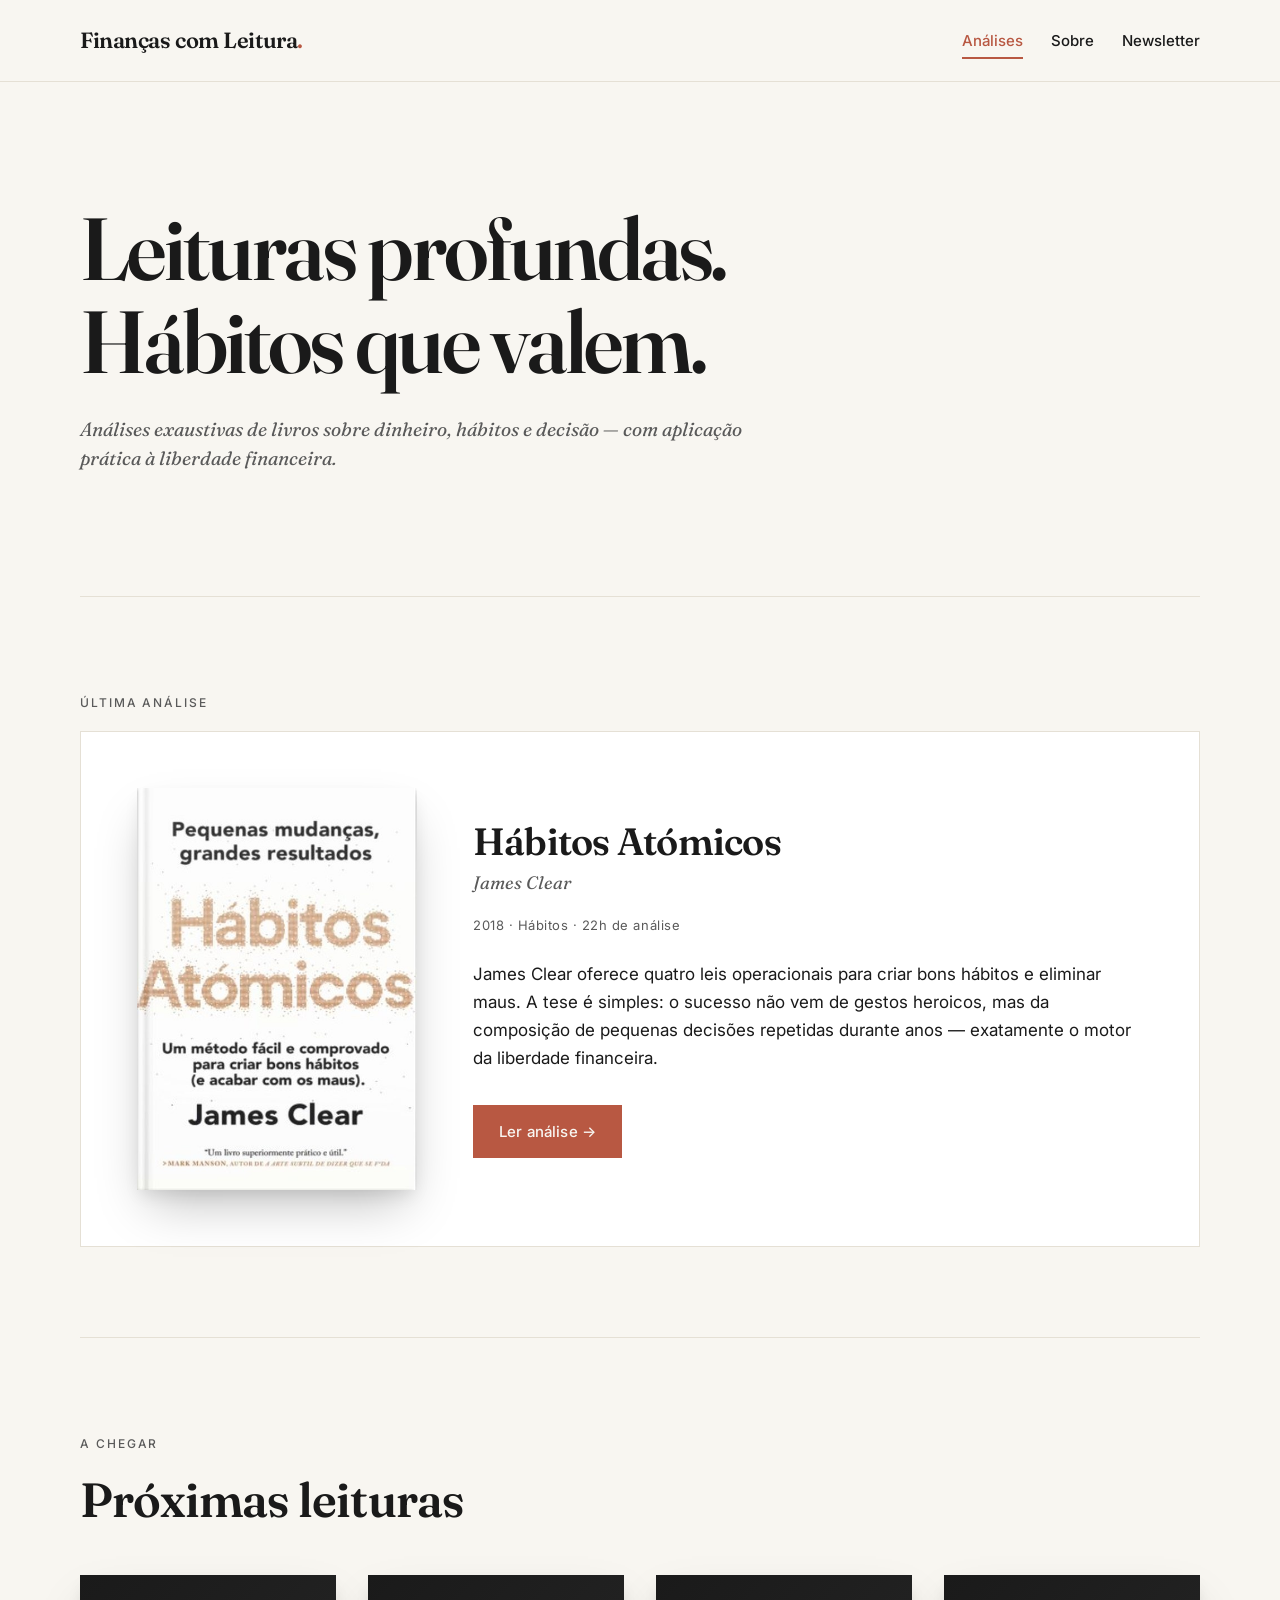
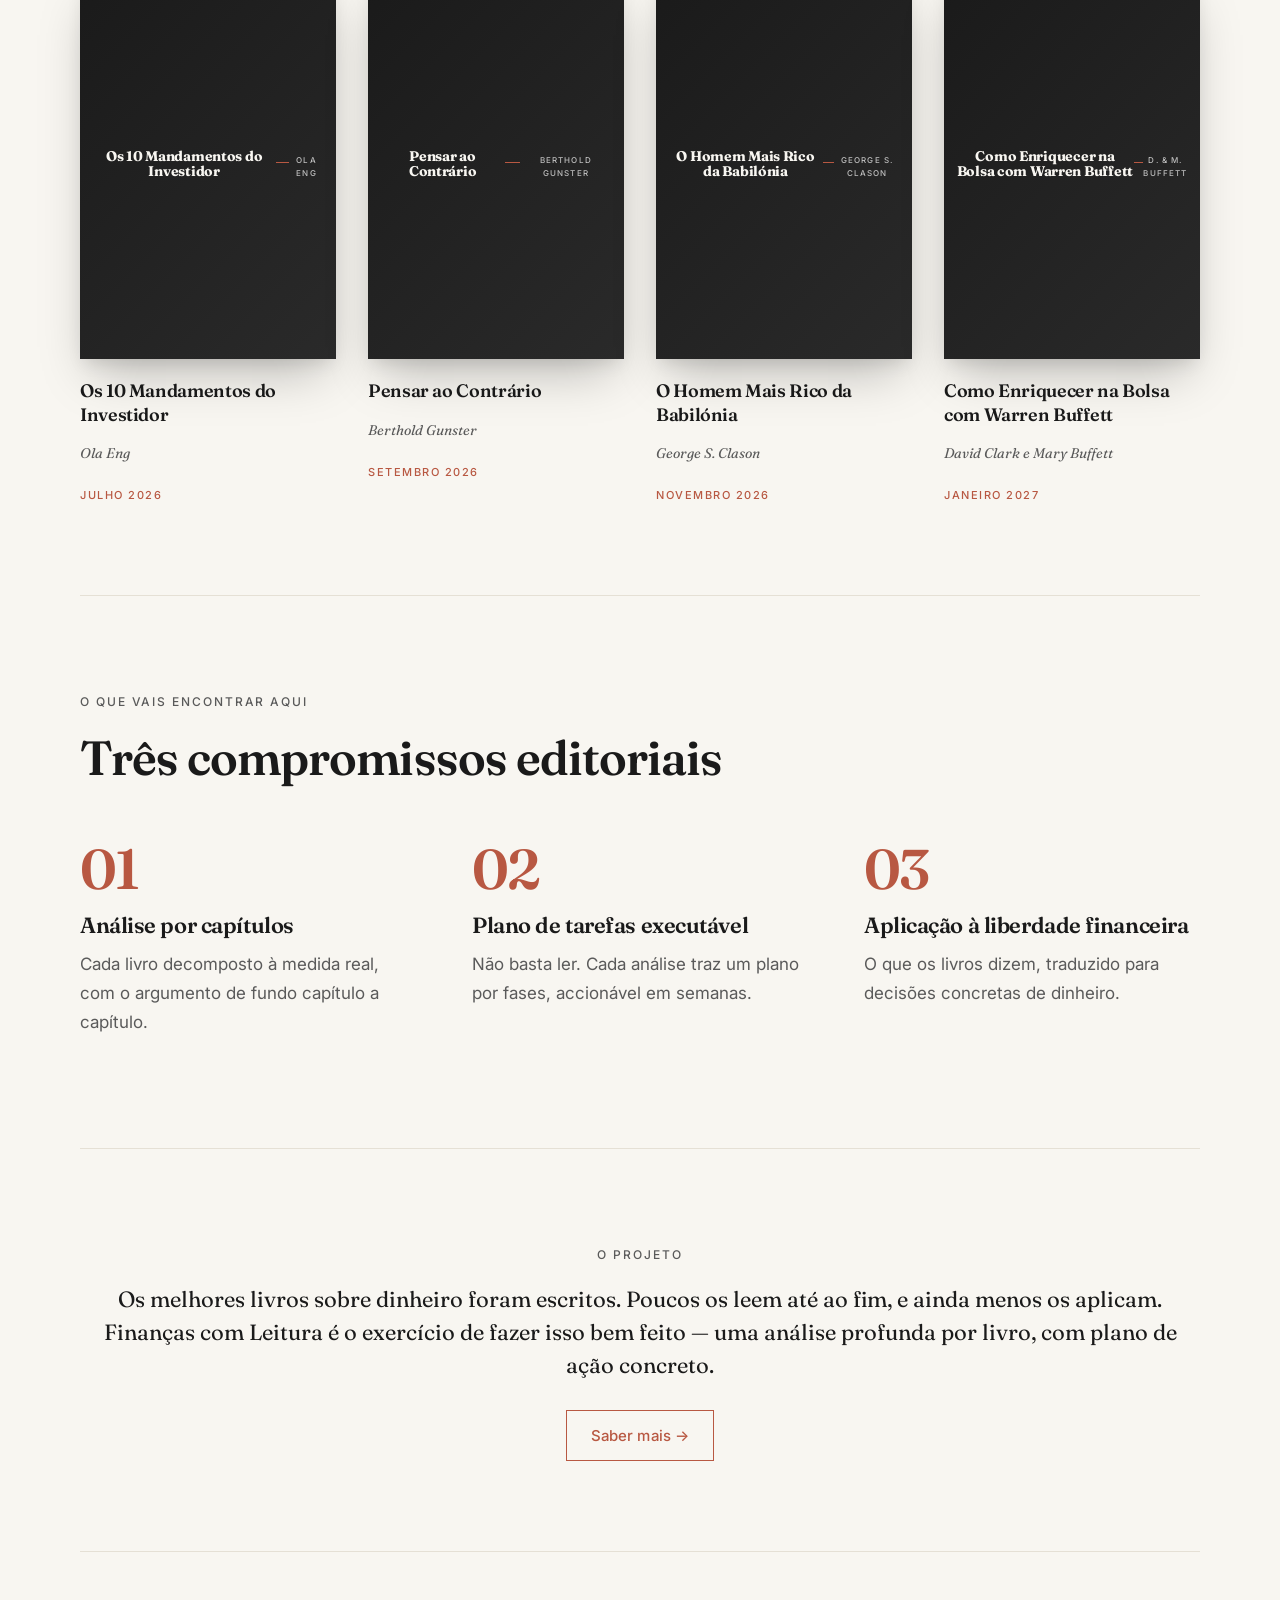
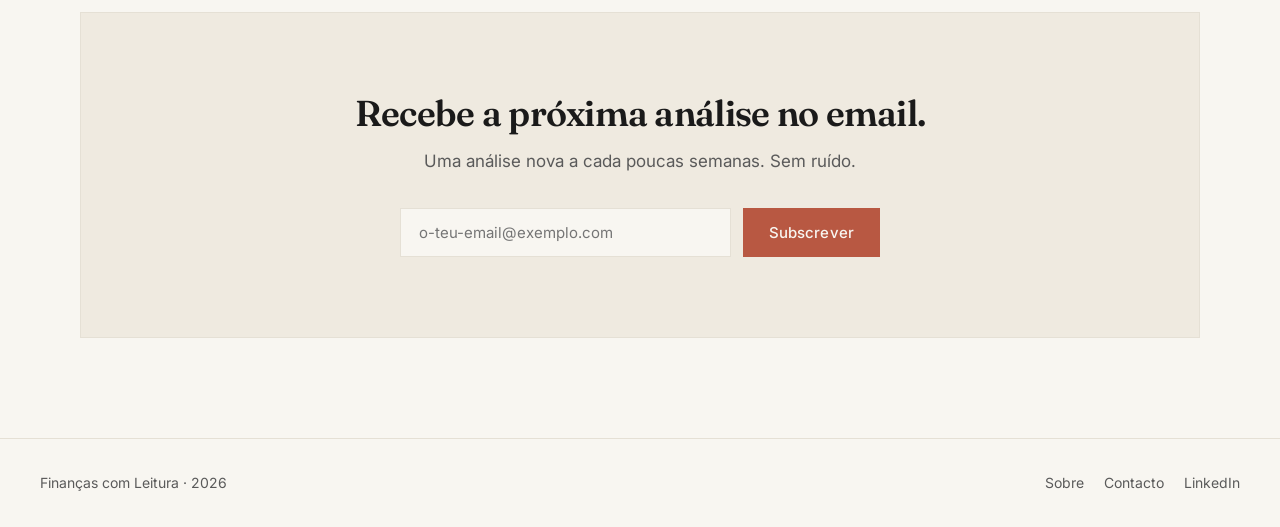
<file: index.html>
<!DOCTYPE html>
<html lang="pt-PT">
<head>
<meta charset="UTF-8">
<meta name="viewport" content="width=device-width, initial-scale=1.0">
<title>Finanças com Leitura — Análises exaustivas dos livros que constroem liberdade financeira</title>
<meta name="description" content="Resumos exaustivos de livros sobre dinheiro, hábitos e decisão, com aplicação prática à construção de liberdade financeira.">
<link rel="stylesheet" href="styles.css">
</head>
<body>

<header class="site-header">
  <div class="header-inner">
    <a href="index.html" class="logo">Finanças com Leitura<span class="dot">.</span></a>
    <nav class="nav">
      <a href="index.html" class="active">Análises</a>
      <a href="sobre.html">Sobre</a>
      <a href="#newsletter">Newsletter</a>
    </nav>
  </div>
</header>

<main>

  <!-- HERO -->
  <section class="hero">
    <h1>Leituras profundas.<br>Hábitos que valem.</h1>
    <p class="lede">Análises exaustivas de livros sobre dinheiro, hábitos e decisão — com aplicação prática à liberdade financeira.</p>
  </section>

  <!-- EM DESTAQUE -->
  <section class="section">
    <span class="eyebrow">Última análise</span>
    <div class="featured">
      <a href="habitos-atomicos.html" style="text-decoration:none;">
        <img src="[data-uri]" alt="Capa de Hábitos Atómicos, James Clear" class="book-cover-image">
      </a>
      <div>
        <h3>Hábitos Atómicos</h3>
        <div class="author">James Clear</div>
        <div class="meta">2018 · Hábitos · 22h de análise</div>
        <p class="excerpt">James Clear oferece quatro leis operacionais para criar bons hábitos e eliminar maus. A tese é simples: o sucesso não vem de gestos heroicos, mas da composição de pequenas decisões repetidas durante anos — exatamente o motor da liberdade financeira.</p>
        <a href="habitos-atomicos.html" class="cta">Ler análise →</a>
      </div>
    </div>
  </section>

  <!-- PRÓXIMAS LEITURAS -->
  <section class="section">
    <span class="eyebrow">A chegar</span>
    <h2 style="margin-bottom: 48px;">Próximas leituras</h2>
    <div class="upcoming">

      <div class="upcoming-card">
        <div class="book-cover small">
          <div class="book-title">Os 10 Mandamentos do Investidor</div>
          <div class="book-divider"></div>
          <div class="book-author">Ola Eng</div>
        </div>
        <h4>Os 10 Mandamentos do Investidor</h4>
        <div class="author">Ola Eng</div>
        <div class="date">Julho 2026</div>
      </div>

      <div class="upcoming-card">
        <div class="book-cover small">
          <div class="book-title">Pensar ao Contrário</div>
          <div class="book-divider"></div>
          <div class="book-author">Berthold Gunster</div>
        </div>
        <h4>Pensar ao Contrário</h4>
        <div class="author">Berthold Gunster</div>
        <div class="date">Setembro 2026</div>
      </div>

      <div class="upcoming-card">
        <div class="book-cover small">
          <div class="book-title">O Homem Mais Rico da Babilónia</div>
          <div class="book-divider"></div>
          <div class="book-author">George S. Clason</div>
        </div>
        <h4>O Homem Mais Rico da Babilónia</h4>
        <div class="author">George S. Clason</div>
        <div class="date">Novembro 2026</div>
      </div>

      <div class="upcoming-card">
        <div class="book-cover small">
          <div class="book-title">Como Enriquecer na Bolsa com Warren Buffett</div>
          <div class="book-divider"></div>
          <div class="book-author">D. & M. Buffett</div>
        </div>
        <h4>Como Enriquecer na Bolsa com Warren Buffett</h4>
        <div class="author">David Clark e Mary Buffett</div>
        <div class="date">Janeiro 2027</div>
      </div>

    </div>
  </section>

  <!-- O QUE VAIS ENCONTRAR -->
  <section class="section">
    <span class="eyebrow">O que vais encontrar aqui</span>
    <h2 style="margin-bottom: 56px;">Três compromissos editoriais</h2>
    <div class="three-promises">
      <div class="promise">
        <div class="num">01</div>
        <h3>Análise por capítulos</h3>
        <p>Cada livro decomposto à medida real, com o argumento de fundo capítulo a capítulo.</p>
      </div>
      <div class="promise">
        <div class="num">02</div>
        <h3>Plano de tarefas executável</h3>
        <p>Não basta ler. Cada análise traz um plano por fases, accionável em semanas.</p>
      </div>
      <div class="promise">
        <div class="num">03</div>
        <h3>Aplicação à liberdade financeira</h3>
        <p>O que os livros dizem, traduzido para decisões concretas de dinheiro.</p>
      </div>
    </div>
  </section>

  <!-- SOBRE O PROJETO -->
  <section class="section">
    <div class="about-block">
      <span class="eyebrow">O projeto</span>
      <p>Os melhores livros sobre dinheiro foram escritos. Poucos os leem até ao fim, e ainda menos os aplicam. Finanças com Leitura é o exercício de fazer isso bem feito — uma análise profunda por livro, com plano de ação concreto.</p>
      <a href="sobre.html" class="cta" style="background:transparent; color:var(--terracotta); border:1px solid var(--terracotta); padding: 12px 24px;">Saber mais →</a>
    </div>
  </section>

  <!-- NEWSLETTER -->
  <section id="newsletter" class="section" style="padding: 60px 0 100px;">
    <div class="newsletter">
      <h2>Recebe a próxima análise no email.</h2>
      <p>Uma análise nova a cada poucas semanas. Sem ruído.</p>
      <form onsubmit="event.preventDefault(); alert('Newsletter ainda não está ativa — em breve.');">
        <input type="email" placeholder="o-teu-email@exemplo.com" required>
        <button type="submit" class="cta">Subscrever</button>
      </form>
    </div>
  </section>

</main>

<footer class="site-footer">
  <div class="footer-inner">
    <div>Finanças com Leitura · 2026</div>
    <div class="footer-links">
      <a href="sobre.html">Sobre</a>
      <a href="sobre.html#contacto">Contacto</a>
      <a href="#" target="_blank">LinkedIn</a>
    </div>
  </div>
</footer>

<script src="script.js"></script>
</body>
</html>
</file>
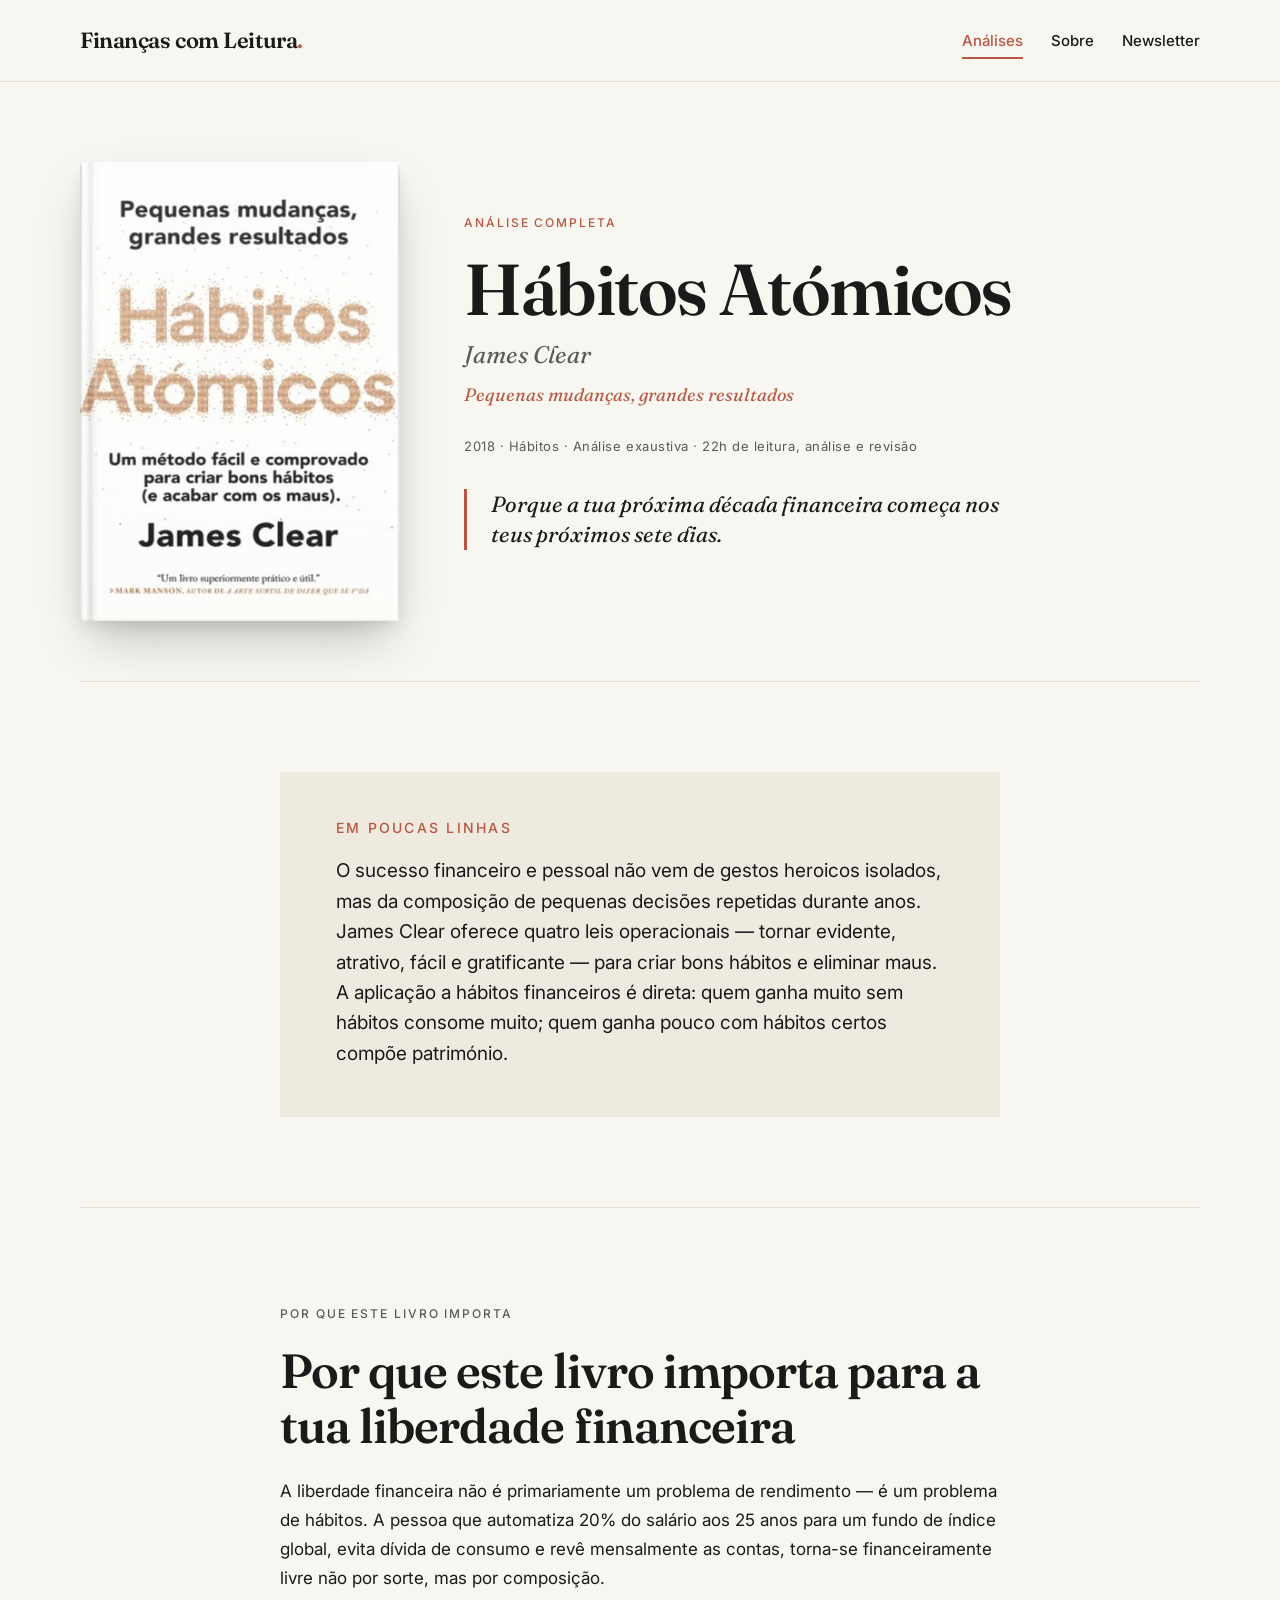
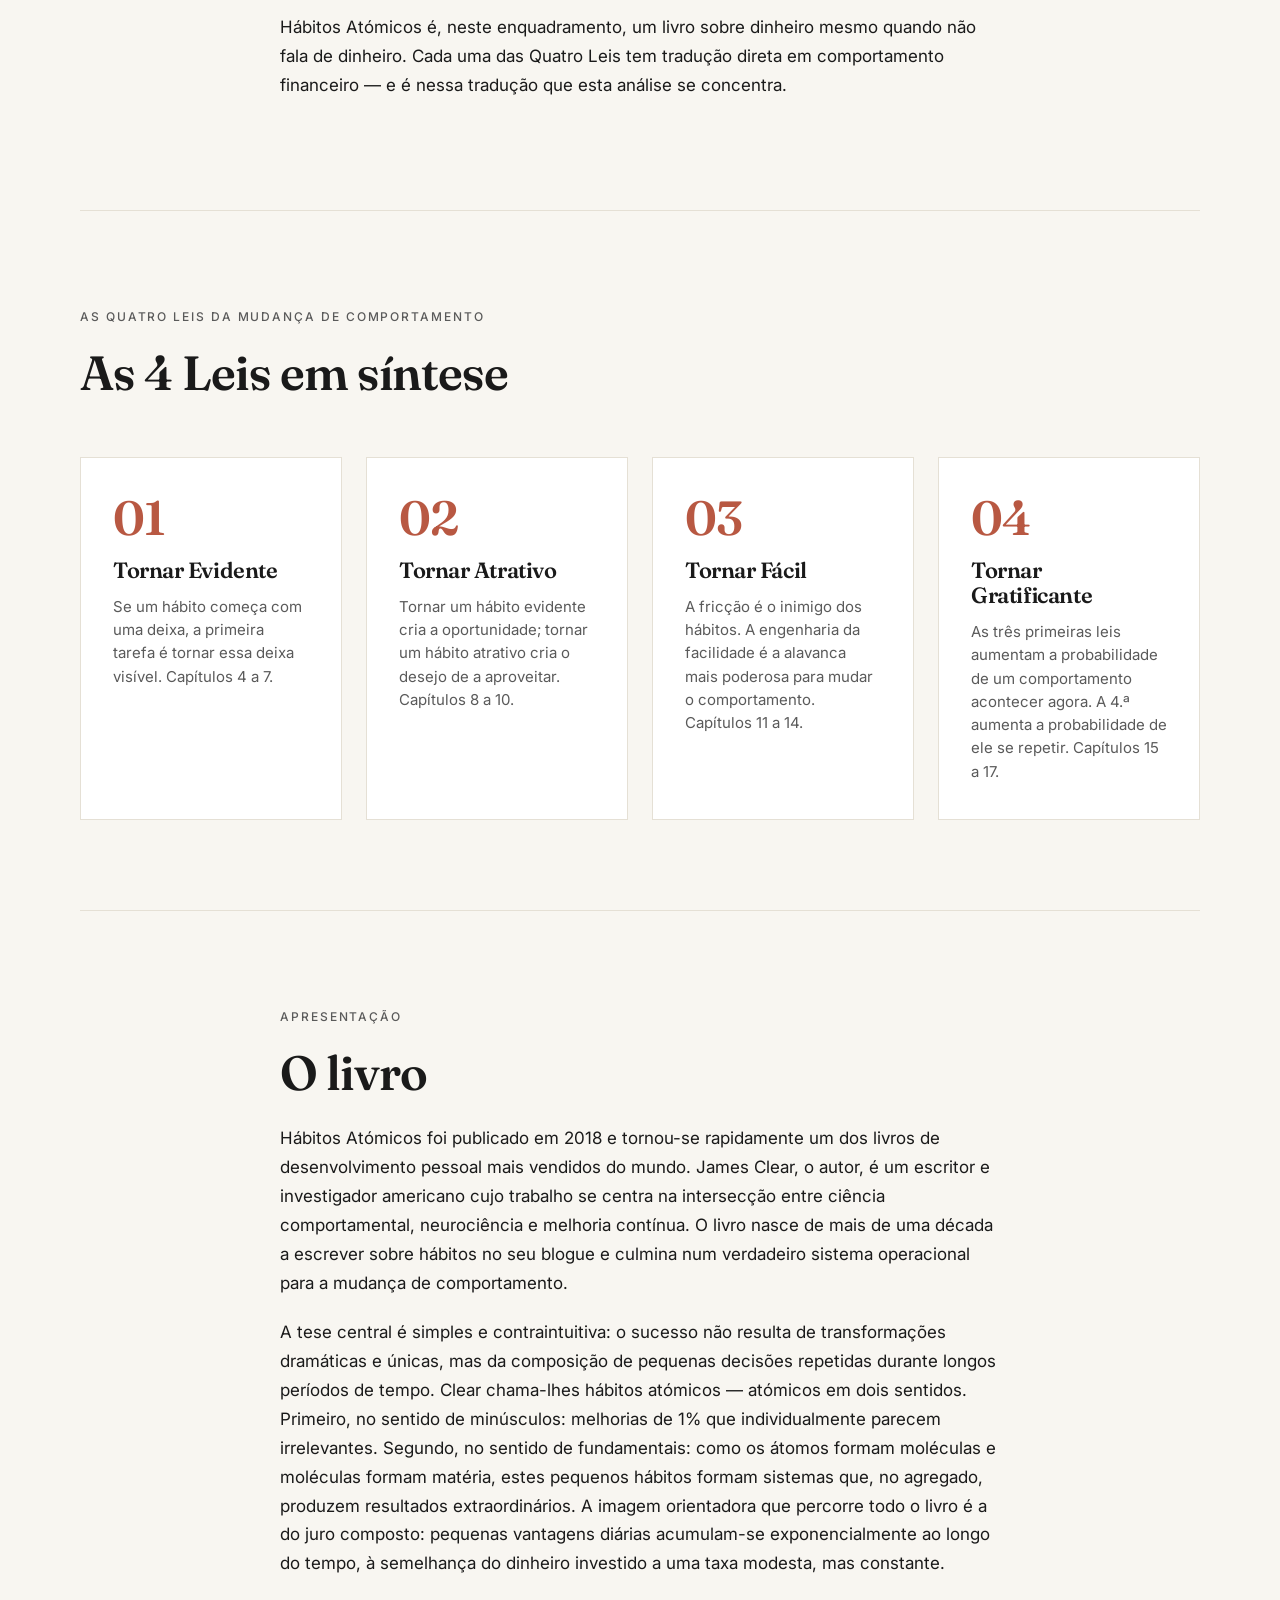
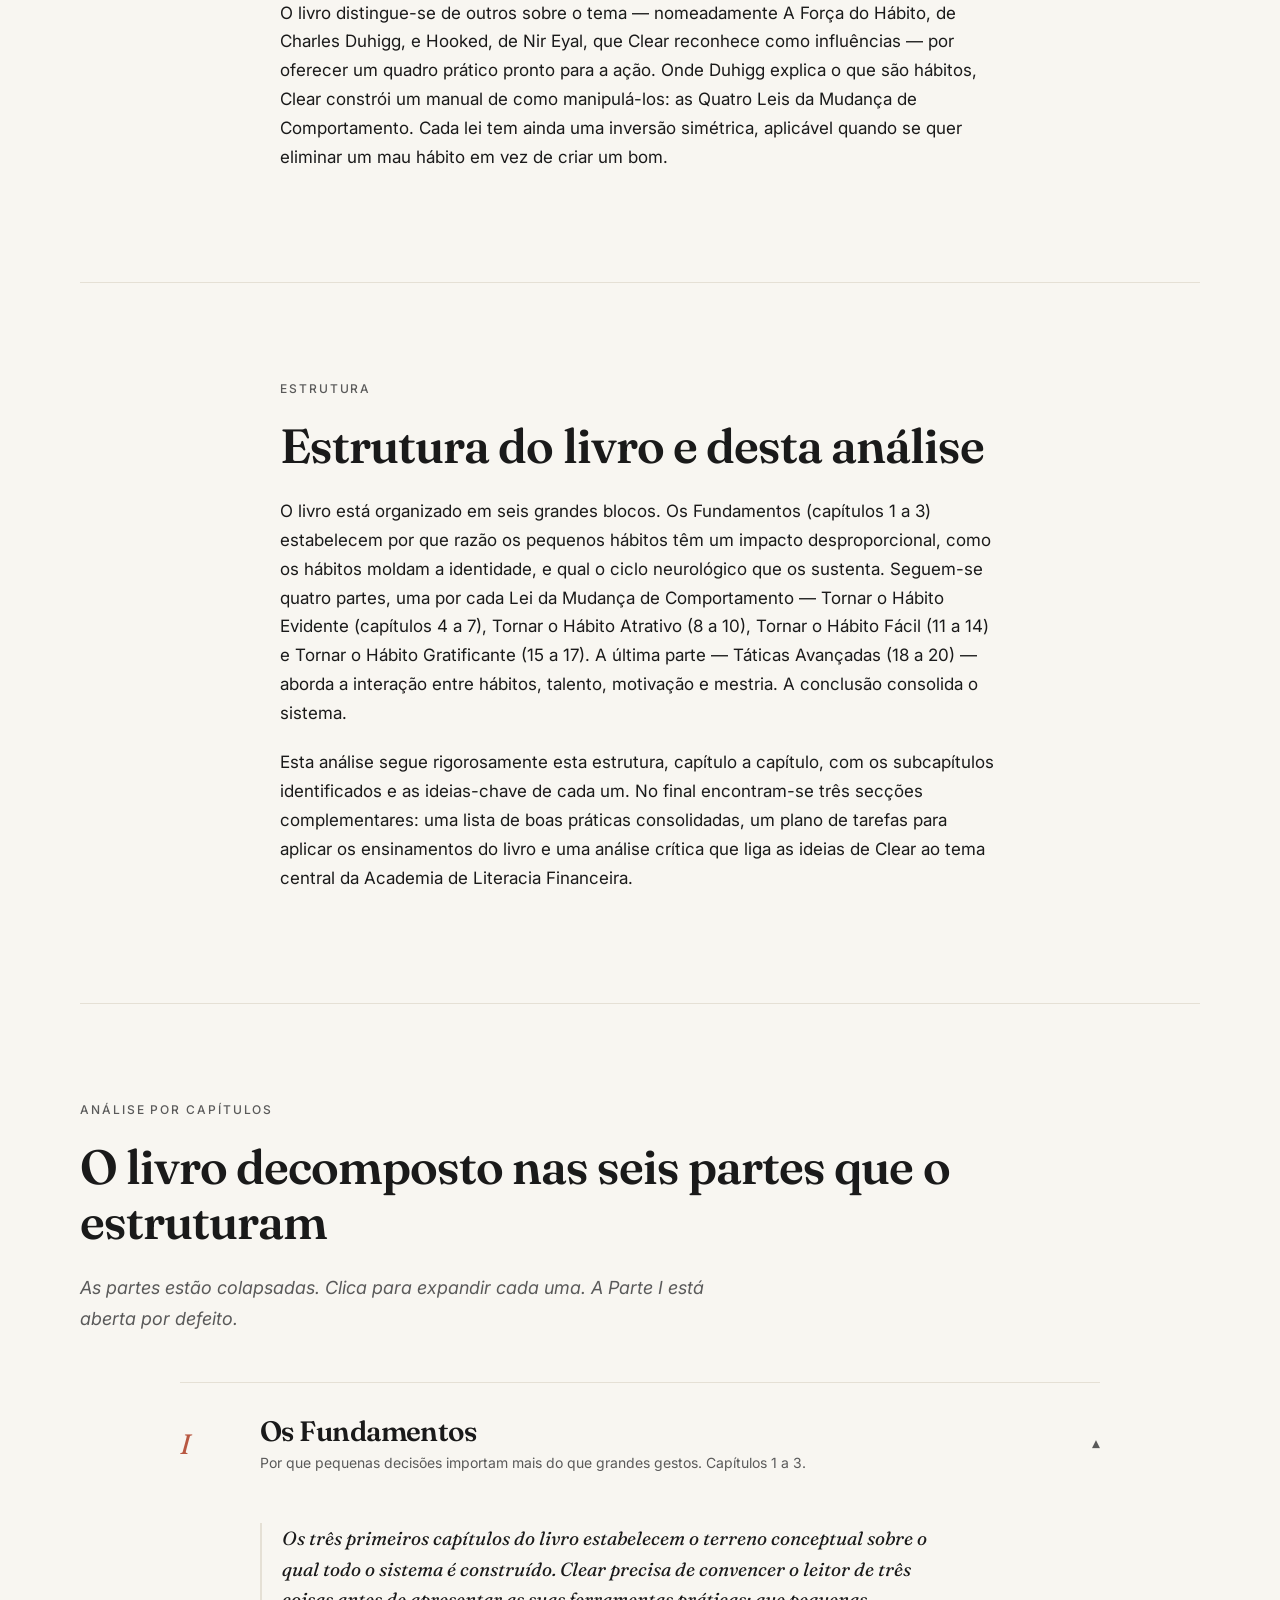
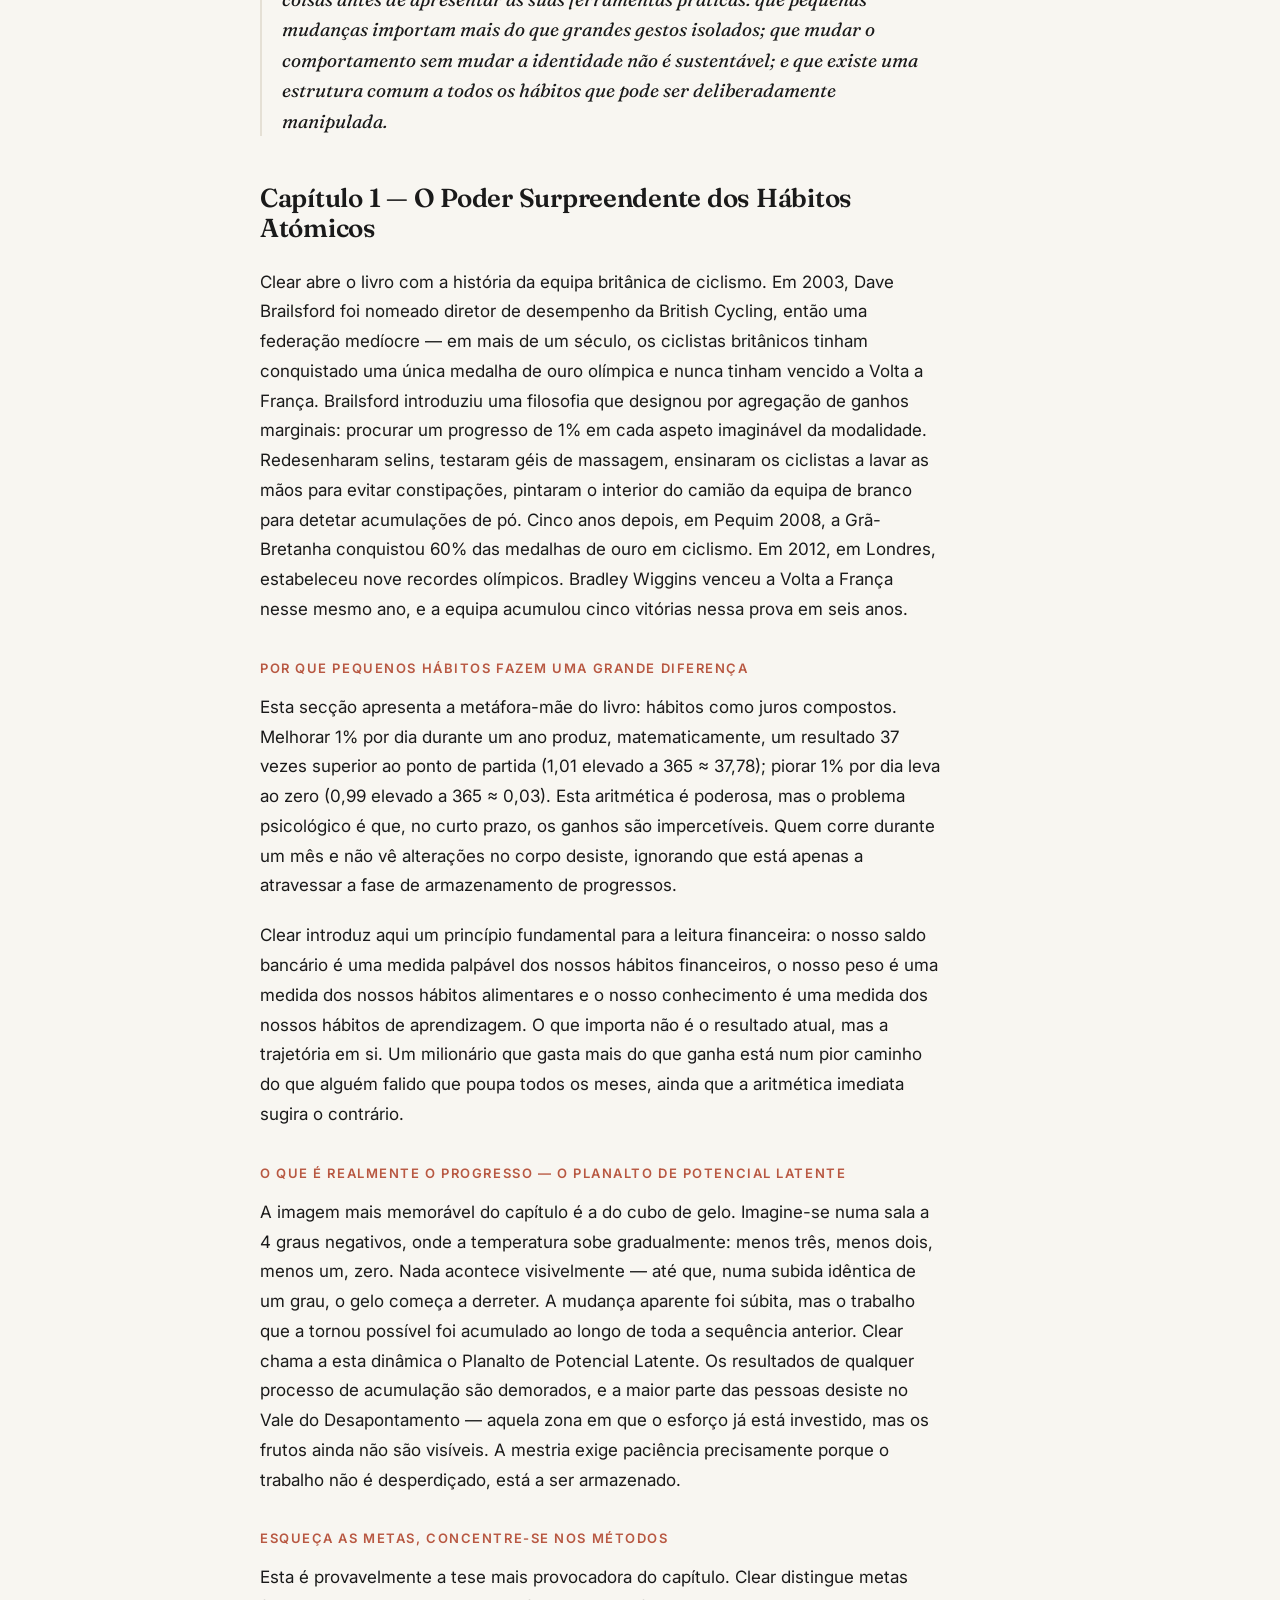
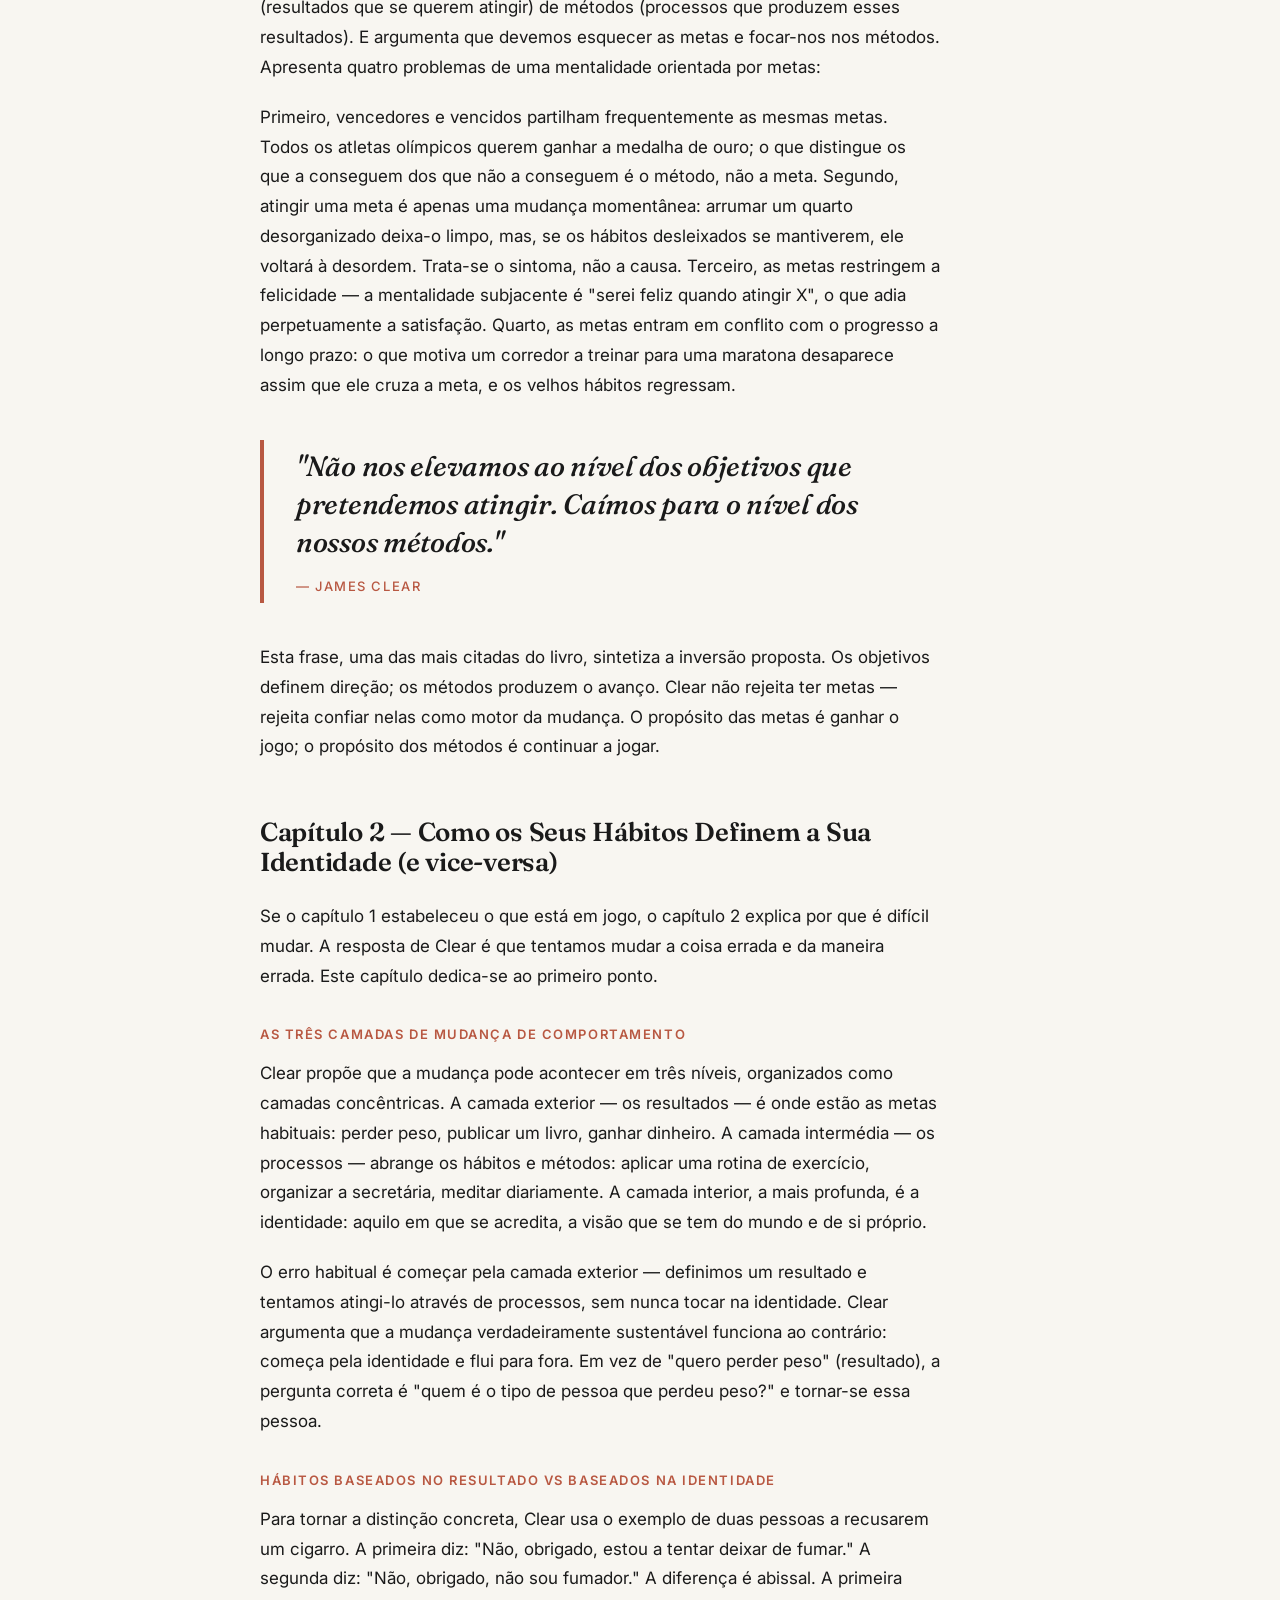
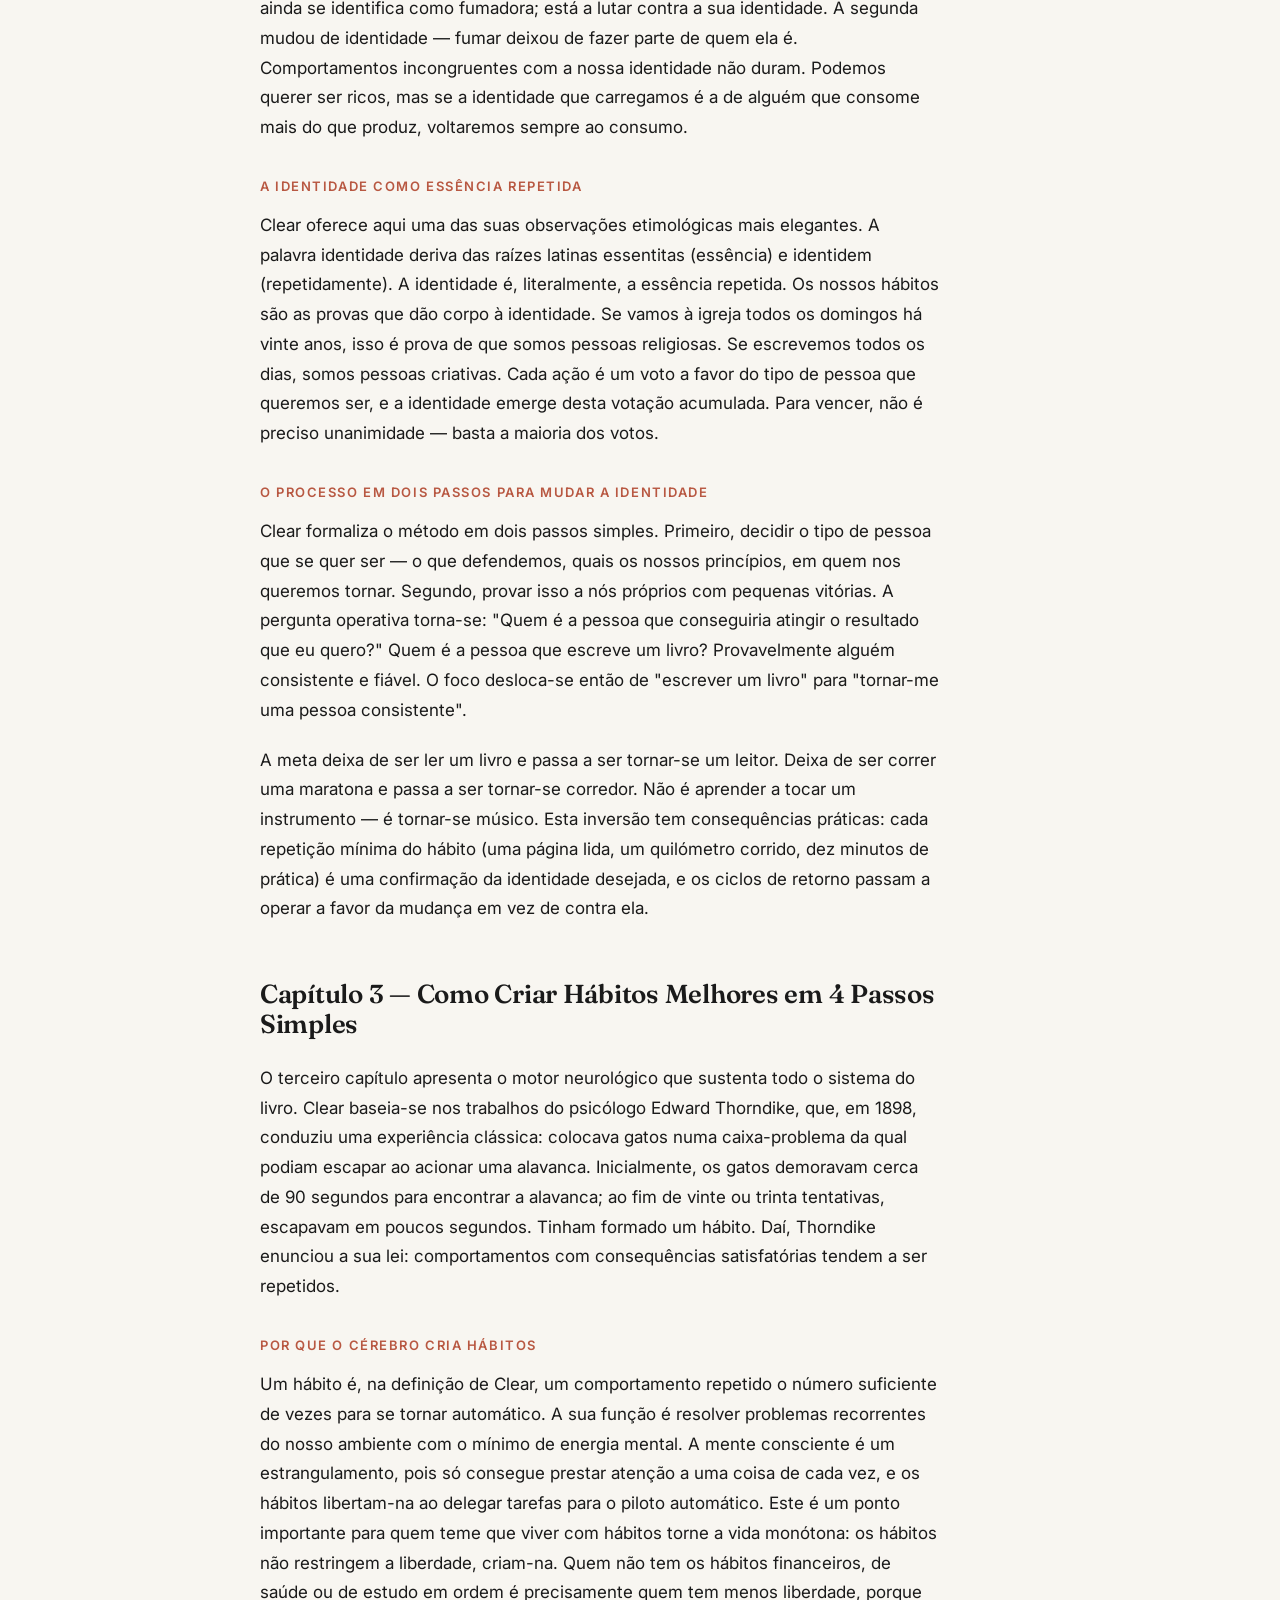
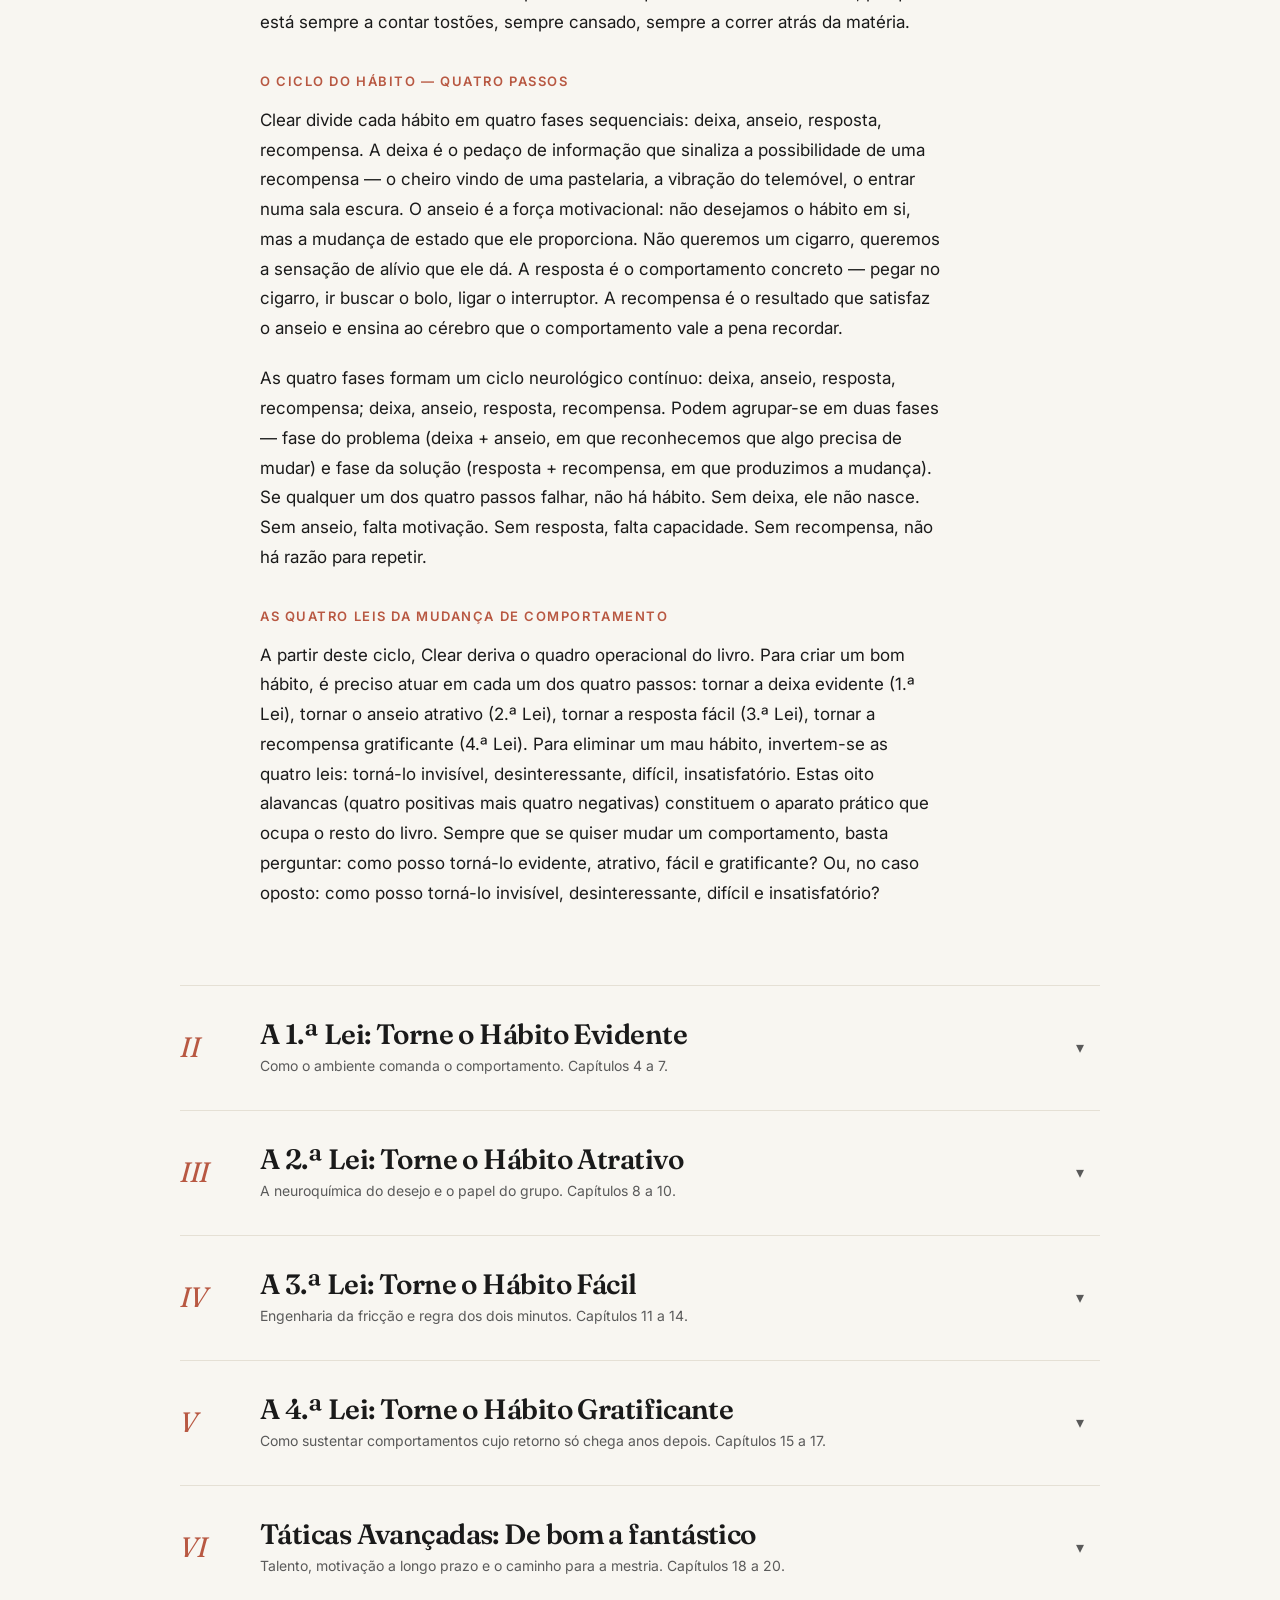
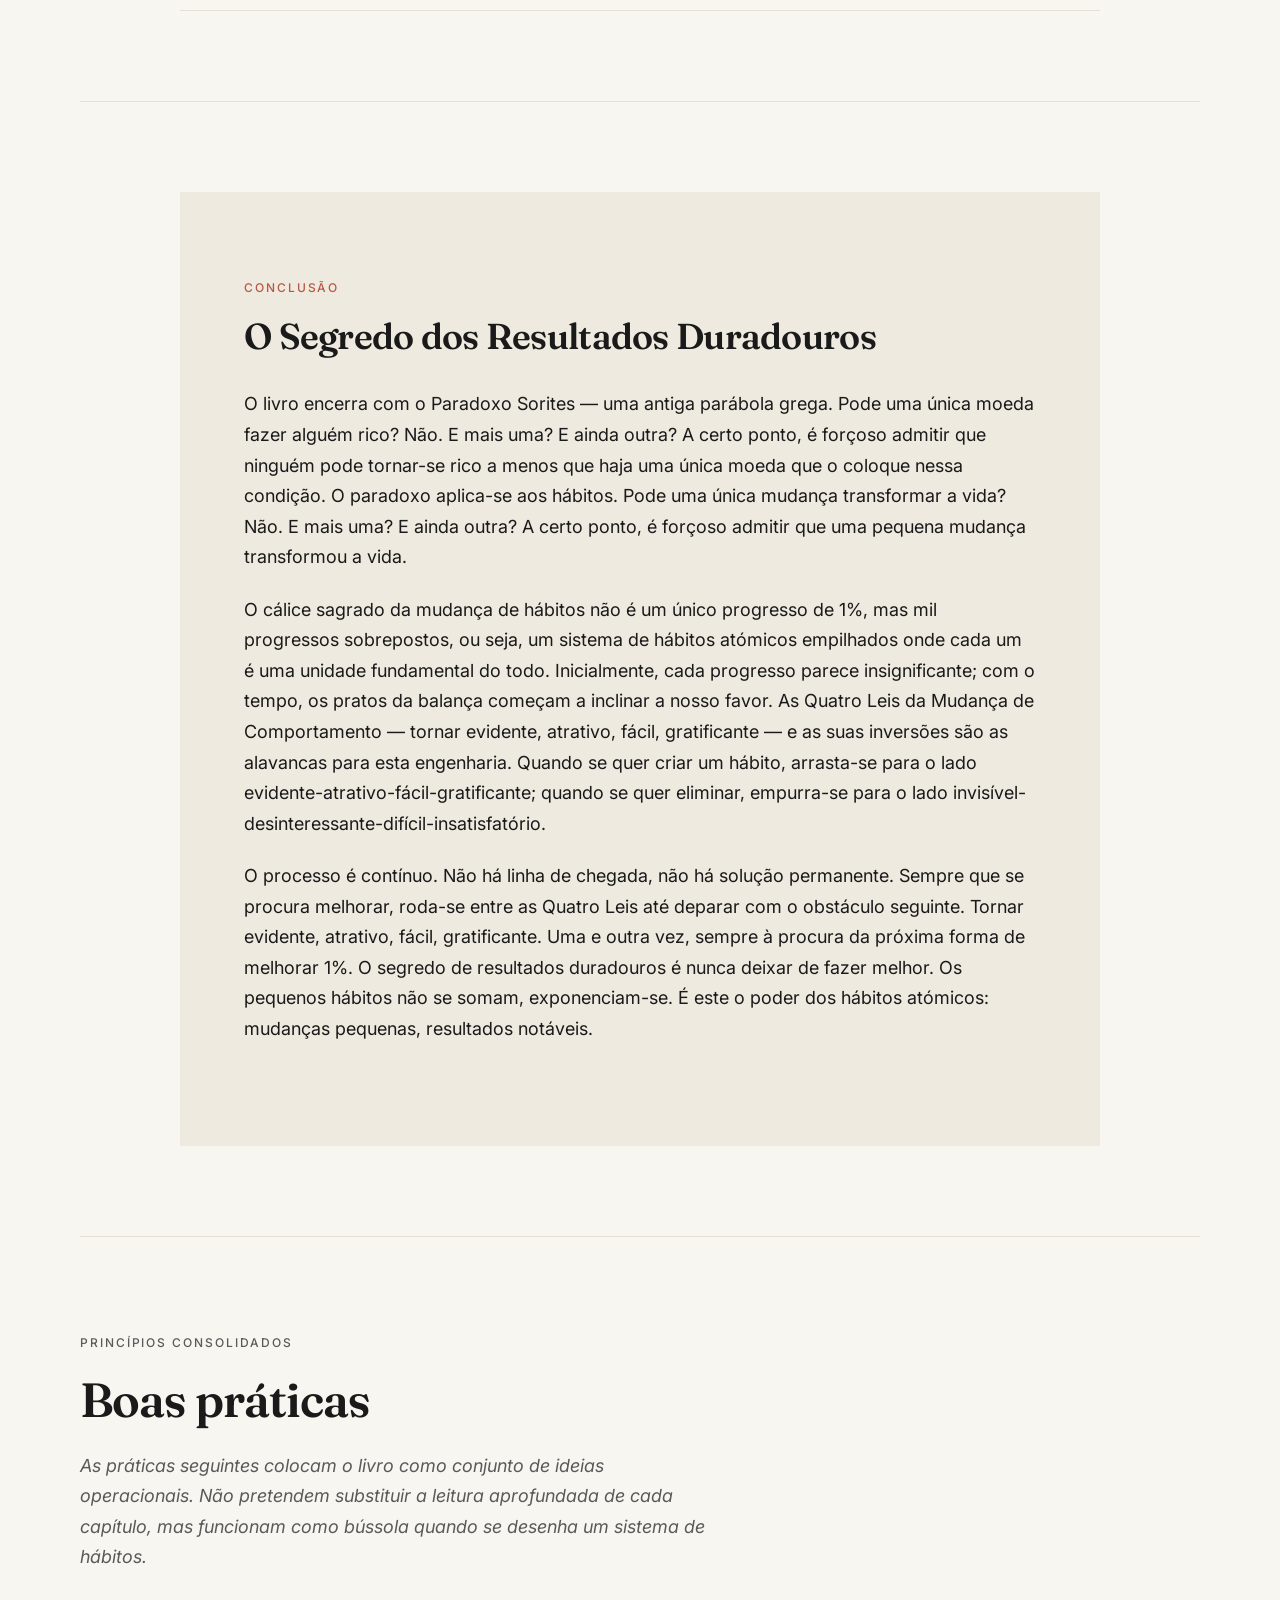
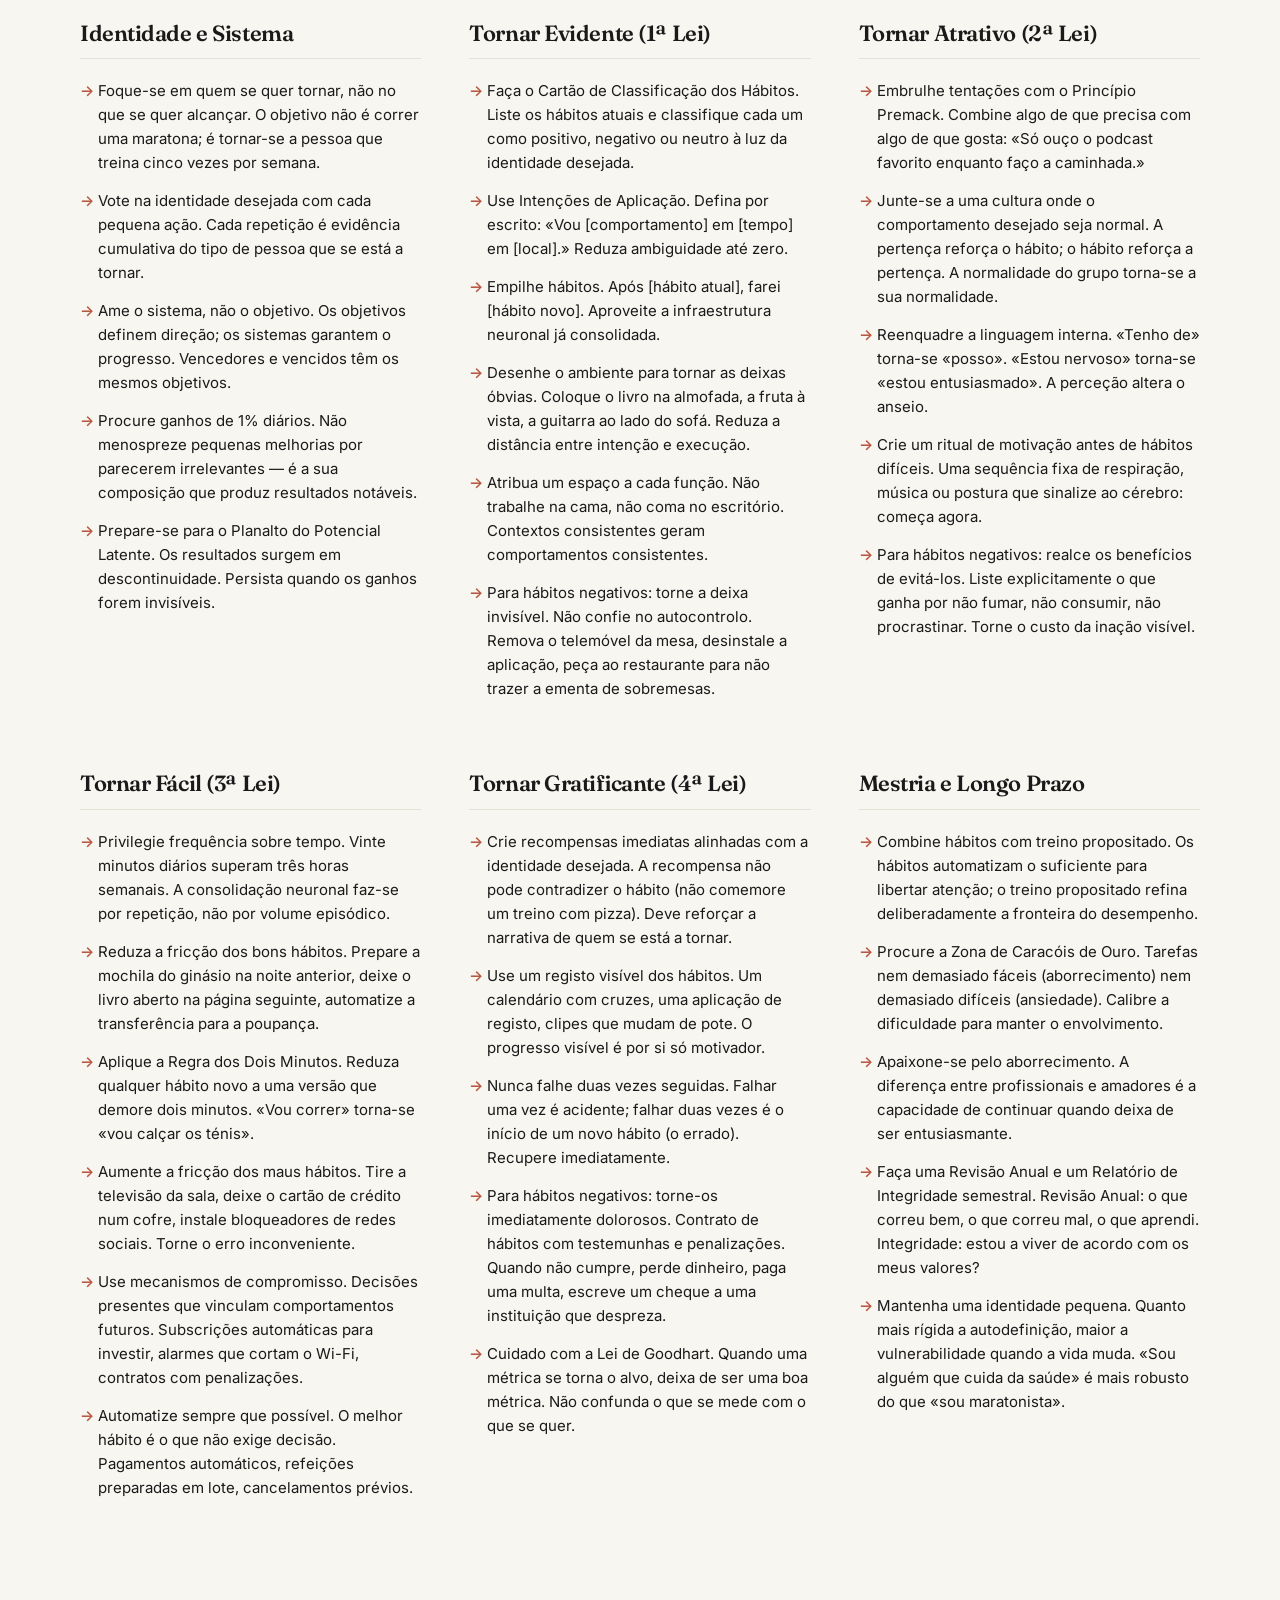
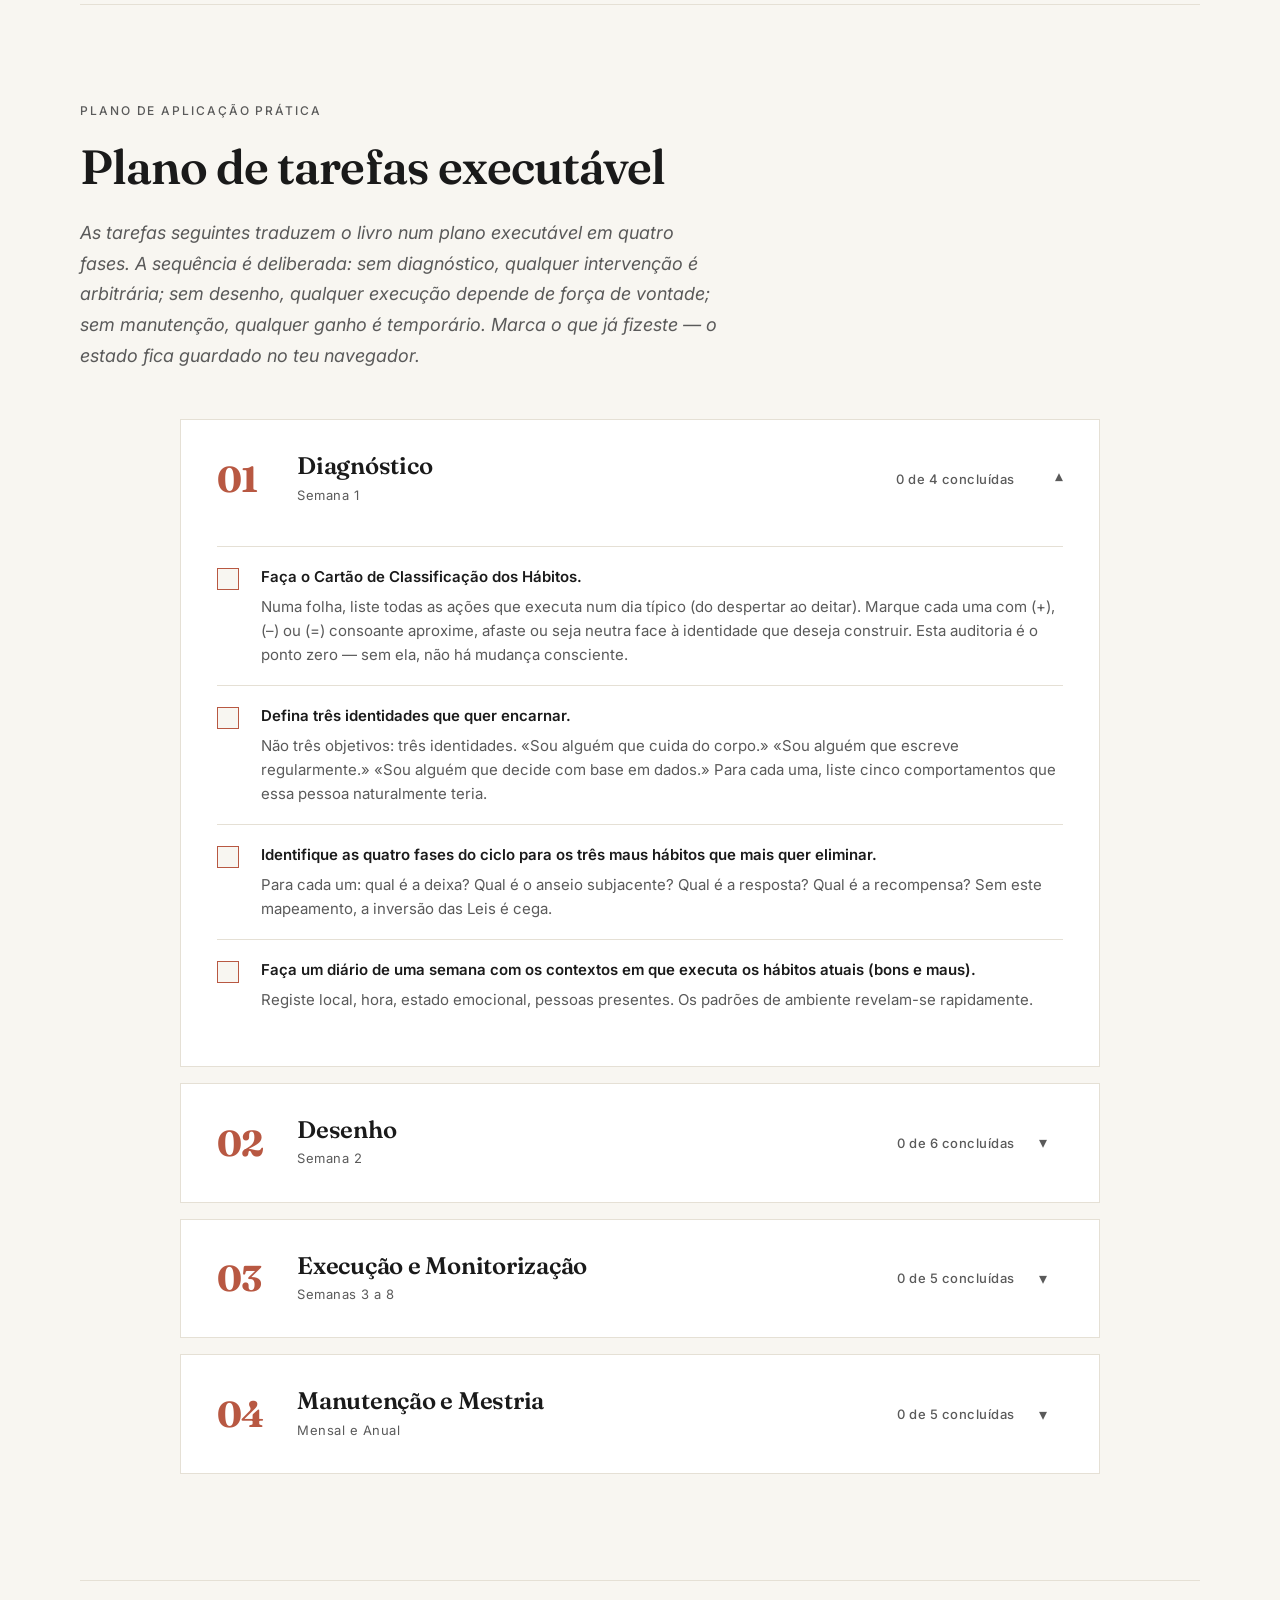
<file: habitos-atomicos.html>
<!DOCTYPE html>
<html lang="pt-PT">
<head>
<meta charset="UTF-8">
<meta name="viewport" content="width=device-width, initial-scale=1.0">
<title>Hábitos Atómicos — Análise completa | Finanças com Leitura</title>
<meta name="description" content="Análise exaustiva de Hábitos Atómicos de James Clear, com aplicação à liberdade financeira.">
<link rel="stylesheet" href="styles.css">
</head>
<body>

<header class="site-header">
  <div class="header-inner">
    <a href="index.html" class="logo">Finanças com Leitura<span class="dot">.</span></a>
    <nav class="nav">
      <a href="index.html" class="active">Análises</a>
      <a href="sobre.html">Sobre</a>
      <a href="index.html#newsletter">Newsletter</a>
    </nav>
  </div>
</header>

<main>

  <section class="book-hero">
    <img src="[data-uri]" alt="Capa de Hábitos Atómicos, James Clear" class="book-cover-image">
    <div>
      <span class="eyebrow terracotta">Análise completa</span>
      <h1>Hábitos Atómicos</h1>
      <div class="author">James Clear</div>
      <div class="book-subtitle">Pequenas mudanças, grandes resultados</div>
      <div class="meta">2018 · Hábitos · Análise exaustiva · 22h de leitura, análise e revisão</div>
      <p class="editorial-tagline">Porque a tua próxima década financeira começa nos teus próximos sete dias.</p>
    </div>
  </section>

  <section class="section">
    <div class="tldr">
      <h3>Em poucas linhas</h3>
      <p>O sucesso financeiro e pessoal não vem de gestos heroicos isolados, mas da composição de pequenas decisões repetidas durante anos. James Clear oferece quatro leis operacionais — tornar evidente, atrativo, fácil e gratificante — para criar bons hábitos e eliminar maus. A aplicação a hábitos financeiros é direta: quem ganha muito sem hábitos consome muito; quem ganha pouco com hábitos certos compõe património.</p>
    </div>
  </section>

  <section class="section">
    <div class="text-block">
      <span class="eyebrow">Por que este livro importa</span>
      <h2>Por que este livro importa para a tua liberdade financeira</h2>
      <p>A liberdade financeira não é primariamente um problema de rendimento — é um problema de hábitos. A pessoa que automatiza 20% do salário aos 25 anos para um fundo de índice global, evita dívida de consumo e revê mensalmente as contas, torna-se financeiramente livre não por sorte, mas por composição.</p>
      <p>Hábitos Atómicos é, neste enquadramento, um livro sobre dinheiro mesmo quando não fala de dinheiro. Cada uma das Quatro Leis tem tradução direta em comportamento financeiro — e é nessa tradução que esta análise se concentra.</p>
    </div>
  </section>

  <section class="section">
    <span class="eyebrow">As Quatro Leis da Mudança de Comportamento</span>
    <h2 style="margin-bottom: 56px;">As 4 Leis em síntese</h2>
    <div class="laws-grid">
      <div class="law-card"><div class="num">01</div><h3>Tornar Evidente</h3><p>Se um hábito começa com uma deixa, a primeira tarefa é tornar essa deixa visível. Capítulos 4 a 7.</p></div>
      <div class="law-card"><div class="num">02</div><h3>Tornar Atrativo</h3><p>Tornar um hábito evidente cria a oportunidade; tornar um hábito atrativo cria o desejo de a aproveitar. Capítulos 8 a 10.</p></div>
      <div class="law-card"><div class="num">03</div><h3>Tornar Fácil</h3><p>A fricção é o inimigo dos hábitos. A engenharia da facilidade é a alavanca mais poderosa para mudar o comportamento. Capítulos 11 a 14.</p></div>
      <div class="law-card"><div class="num">04</div><h3>Tornar Gratificante</h3><p>As três primeiras leis aumentam a probabilidade de um comportamento acontecer agora. A 4.ª aumenta a probabilidade de ele se repetir. Capítulos 15 a 17.</p></div>
    </div>
  </section>

  <section class="section">
    <div class="text-block">
      <span class="eyebrow">Apresentação</span>
      <h2>O livro</h2>
      <p>Hábitos Atómicos foi publicado em 2018 e tornou-se rapidamente um dos livros de desenvolvimento pessoal mais vendidos do mundo. James Clear, o autor, é um escritor e investigador americano cujo trabalho se centra na intersecção entre ciência comportamental, neurociência e melhoria contínua. O livro nasce de mais de uma década a escrever sobre hábitos no seu blogue e culmina num verdadeiro sistema operacional para a mudança de comportamento.</p>
      <p>A tese central é simples e contraintuitiva: o sucesso não resulta de transformações dramáticas e únicas, mas da composição de pequenas decisões repetidas durante longos períodos de tempo. Clear chama-lhes hábitos atómicos — atómicos em dois sentidos. Primeiro, no sentido de minúsculos: melhorias de 1% que individualmente parecem irrelevantes. Segundo, no sentido de fundamentais: como os átomos formam moléculas e moléculas formam matéria, estes pequenos hábitos formam sistemas que, no agregado, produzem resultados extraordinários. A imagem orientadora que percorre todo o livro é a do juro composto: pequenas vantagens diárias acumulam-se exponencialmente ao longo do tempo, à semelhança do dinheiro investido a uma taxa modesta, mas constante.</p>
      <p>O livro distingue-se de outros sobre o tema — nomeadamente A Força do Hábito, de Charles Duhigg, e Hooked, de Nir Eyal, que Clear reconhece como influências — por oferecer um quadro prático pronto para a ação. Onde Duhigg explica o que são hábitos, Clear constrói um manual de como manipulá-los: as Quatro Leis da Mudança de Comportamento. Cada lei tem ainda uma inversão simétrica, aplicável quando se quer eliminar um mau hábito em vez de criar um bom.</p>
    </div>
  </section>

  <section class="section">
    <div class="text-block">
      <span class="eyebrow">Estrutura</span>
      <h2>Estrutura do livro e desta análise</h2>
      <p>O livro está organizado em seis grandes blocos. Os Fundamentos (capítulos 1 a 3) estabelecem por que razão os pequenos hábitos têm um impacto desproporcional, como os hábitos moldam a identidade, e qual o ciclo neurológico que os sustenta. Seguem-se quatro partes, uma por cada Lei da Mudança de Comportamento — Tornar o Hábito Evidente (capítulos 4 a 7), Tornar o Hábito Atrativo (8 a 10), Tornar o Hábito Fácil (11 a 14) e Tornar o Hábito Gratificante (15 a 17). A última parte — Táticas Avançadas (18 a 20) — aborda a interação entre hábitos, talento, motivação e mestria. A conclusão consolida o sistema.</p>
      <p>Esta análise segue rigorosamente esta estrutura, capítulo a capítulo, com os subcapítulos identificados e as ideias-chave de cada um. No final encontram-se três secções complementares: uma lista de boas práticas consolidadas, um plano de tarefas para aplicar os ensinamentos do livro e uma análise crítica que liga as ideias de Clear ao tema central da Academia de Literacia Financeira.</p>
    </div>
  </section>

  <section class="section">
    <span class="eyebrow">Análise por capítulos</span>
    <h2>O livro decomposto nas seis partes que o estruturam</h2>
    <p class="section-subtitle">As partes estão colapsadas. Clica para expandir cada uma. A Parte I está aberta por defeito.</p>
    <div class="chapters-list">

      <details class="chapter-part" open>
        <summary>
          <span class="roman">I</span>
          <div class="part-meta">
            <h3>Os Fundamentos</h3>
            <div class="part-sub">Por que pequenas decisões importam mais do que grandes gestos. Capítulos 1 a 3.</div>
          </div>
          <span class="chevron">▾</span>
        </summary>
        <div class="chapter-content">
          <p class="part-intro">Os três primeiros capítulos do livro estabelecem o terreno conceptual sobre o qual todo o sistema é construído. Clear precisa de convencer o leitor de três coisas antes de apresentar as suas ferramentas práticas: que pequenas mudanças importam mais do que grandes gestos isolados; que mudar o comportamento sem mudar a identidade não é sustentável; e que existe uma estrutura comum a todos os hábitos que pode ser deliberadamente manipulada.</p>

          <div class="chapter">
            <h4>Capítulo 1 — O Poder Surpreendente dos Hábitos Atómicos</h4>
            <p>Clear abre o livro com a história da equipa britânica de ciclismo. Em 2003, Dave Brailsford foi nomeado diretor de desempenho da British Cycling, então uma federação medíocre — em mais de um século, os ciclistas britânicos tinham conquistado uma única medalha de ouro olímpica e nunca tinham vencido a Volta a França. Brailsford introduziu uma filosofia que designou por agregação de ganhos marginais: procurar um progresso de 1% em cada aspeto imaginável da modalidade. Redesenharam selins, testaram géis de massagem, ensinaram os ciclistas a lavar as mãos para evitar constipações, pintaram o interior do camião da equipa de branco para detetar acumulações de pó. Cinco anos depois, em Pequim 2008, a Grã-Bretanha conquistou 60% das medalhas de ouro em ciclismo. Em 2012, em Londres, estabeleceu nove recordes olímpicos. Bradley Wiggins venceu a Volta a França nesse mesmo ano, e a equipa acumulou cinco vitórias nessa prova em seis anos.</p>

            <h5>Por que pequenos hábitos fazem uma grande diferença</h5>
            <p>Esta secção apresenta a metáfora-mãe do livro: hábitos como juros compostos. Melhorar 1% por dia durante um ano produz, matematicamente, um resultado 37 vezes superior ao ponto de partida (1,01 elevado a 365 ≈ 37,78); piorar 1% por dia leva ao zero (0,99 elevado a 365 ≈ 0,03). Esta aritmética é poderosa, mas o problema psicológico é que, no curto prazo, os ganhos são impercetíveis. Quem corre durante um mês e não vê alterações no corpo desiste, ignorando que está apenas a atravessar a fase de armazenamento de progressos.</p>
            <p>Clear introduz aqui um princípio fundamental para a leitura financeira: o nosso saldo bancário é uma medida palpável dos nossos hábitos financeiros, o nosso peso é uma medida dos nossos hábitos alimentares e o nosso conhecimento é uma medida dos nossos hábitos de aprendizagem. O que importa não é o resultado atual, mas a trajetória em si. Um milionário que gasta mais do que ganha está num pior caminho do que alguém falido que poupa todos os meses, ainda que a aritmética imediata sugira o contrário.</p>

            <h5>O que é realmente o progresso — o Planalto de Potencial Latente</h5>
            <p>A imagem mais memorável do capítulo é a do cubo de gelo. Imagine-se numa sala a 4 graus negativos, onde a temperatura sobe gradualmente: menos três, menos dois, menos um, zero. Nada acontece visivelmente — até que, numa subida idêntica de um grau, o gelo começa a derreter. A mudança aparente foi súbita, mas o trabalho que a tornou possível foi acumulado ao longo de toda a sequência anterior. Clear chama a esta dinâmica o Planalto de Potencial Latente. Os resultados de qualquer processo de acumulação são demorados, e a maior parte das pessoas desiste no Vale do Desapontamento — aquela zona em que o esforço já está investido, mas os frutos ainda não são visíveis. A mestria exige paciência precisamente porque o trabalho não é desperdiçado, está a ser armazenado.</p>

            <h5>Esqueça as metas, concentre-se nos métodos</h5>
            <p>Esta é provavelmente a tese mais provocadora do capítulo. Clear distingue metas (resultados que se querem atingir) de métodos (processos que produzem esses resultados). E argumenta que devemos esquecer as metas e focar-nos nos métodos. Apresenta quatro problemas de uma mentalidade orientada por metas:</p>
            <p>Primeiro, vencedores e vencidos partilham frequentemente as mesmas metas. Todos os atletas olímpicos querem ganhar a medalha de ouro; o que distingue os que a conseguem dos que não a conseguem é o método, não a meta. Segundo, atingir uma meta é apenas uma mudança momentânea: arrumar um quarto desorganizado deixa-o limpo, mas, se os hábitos desleixados se mantiverem, ele voltará à desordem. Trata-se o sintoma, não a causa. Terceiro, as metas restringem a felicidade — a mentalidade subjacente é "serei feliz quando atingir X", o que adia perpetuamente a satisfação. Quarto, as metas entram em conflito com o progresso a longo prazo: o que motiva um corredor a treinar para uma maratona desaparece assim que ele cruza a meta, e os velhos hábitos regressam.</p>

            <blockquote class="pull-quote">
              "Não nos elevamos ao nível dos objetivos que pretendemos atingir. Caímos para o nível dos nossos métodos."
              <span class="attribution">— James Clear</span>
            </blockquote>

            <p>Esta frase, uma das mais citadas do livro, sintetiza a inversão proposta. Os objetivos definem direção; os métodos produzem o avanço. Clear não rejeita ter metas — rejeita confiar nelas como motor da mudança. O propósito das metas é ganhar o jogo; o propósito dos métodos é continuar a jogar.</p>
          </div>

          <div class="chapter">
            <h4>Capítulo 2 — Como os Seus Hábitos Definem a Sua Identidade (e vice-versa)</h4>
            <p>Se o capítulo 1 estabeleceu o que está em jogo, o capítulo 2 explica por que é difícil mudar. A resposta de Clear é que tentamos mudar a coisa errada e da maneira errada. Este capítulo dedica-se ao primeiro ponto.</p>

            <h5>As três camadas de mudança de comportamento</h5>
            <p>Clear propõe que a mudança pode acontecer em três níveis, organizados como camadas concêntricas. A camada exterior — os resultados — é onde estão as metas habituais: perder peso, publicar um livro, ganhar dinheiro. A camada intermédia — os processos — abrange os hábitos e métodos: aplicar uma rotina de exercício, organizar a secretária, meditar diariamente. A camada interior, a mais profunda, é a identidade: aquilo em que se acredita, a visão que se tem do mundo e de si próprio.</p>
            <p>O erro habitual é começar pela camada exterior — definimos um resultado e tentamos atingi-lo através de processos, sem nunca tocar na identidade. Clear argumenta que a mudança verdadeiramente sustentável funciona ao contrário: começa pela identidade e flui para fora. Em vez de "quero perder peso" (resultado), a pergunta correta é "quem é o tipo de pessoa que perdeu peso?" e tornar-se essa pessoa.</p>

            <h5>Hábitos baseados no resultado vs baseados na identidade</h5>
            <p>Para tornar a distinção concreta, Clear usa o exemplo de duas pessoas a recusarem um cigarro. A primeira diz: "Não, obrigado, estou a tentar deixar de fumar." A segunda diz: "Não, obrigado, não sou fumador." A diferença é abissal. A primeira ainda se identifica como fumadora; está a lutar contra a sua identidade. A segunda mudou de identidade — fumar deixou de fazer parte de quem ela é. Comportamentos incongruentes com a nossa identidade não duram. Podemos querer ser ricos, mas se a identidade que carregamos é a de alguém que consome mais do que produz, voltaremos sempre ao consumo.</p>

            <h5>A identidade como essência repetida</h5>
            <p>Clear oferece aqui uma das suas observações etimológicas mais elegantes. A palavra identidade deriva das raízes latinas essentitas (essência) e identidem (repetidamente). A identidade é, literalmente, a essência repetida. Os nossos hábitos são as provas que dão corpo à identidade. Se vamos à igreja todos os domingos há vinte anos, isso é prova de que somos pessoas religiosas. Se escrevemos todos os dias, somos pessoas criativas. Cada ação é um voto a favor do tipo de pessoa que queremos ser, e a identidade emerge desta votação acumulada. Para vencer, não é preciso unanimidade — basta a maioria dos votos.</p>

            <h5>O processo em dois passos para mudar a identidade</h5>
            <p>Clear formaliza o método em dois passos simples. Primeiro, decidir o tipo de pessoa que se quer ser — o que defendemos, quais os nossos princípios, em quem nos queremos tornar. Segundo, provar isso a nós próprios com pequenas vitórias. A pergunta operativa torna-se: "Quem é a pessoa que conseguiria atingir o resultado que eu quero?" Quem é a pessoa que escreve um livro? Provavelmente alguém consistente e fiável. O foco desloca-se então de "escrever um livro" para "tornar-me uma pessoa consistente".</p>
            <p>A meta deixa de ser ler um livro e passa a ser tornar-se um leitor. Deixa de ser correr uma maratona e passa a ser tornar-se corredor. Não é aprender a tocar um instrumento — é tornar-se músico. Esta inversão tem consequências práticas: cada repetição mínima do hábito (uma página lida, um quilómetro corrido, dez minutos de prática) é uma confirmação da identidade desejada, e os ciclos de retorno passam a operar a favor da mudança em vez de contra ela.</p>
          </div>

          <div class="chapter">
            <h4>Capítulo 3 — Como Criar Hábitos Melhores em 4 Passos Simples</h4>
            <p>O terceiro capítulo apresenta o motor neurológico que sustenta todo o sistema do livro. Clear baseia-se nos trabalhos do psicólogo Edward Thorndike, que, em 1898, conduziu uma experiência clássica: colocava gatos numa caixa-problema da qual podiam escapar ao acionar uma alavanca. Inicialmente, os gatos demoravam cerca de 90 segundos para encontrar a alavanca; ao fim de vinte ou trinta tentativas, escapavam em poucos segundos. Tinham formado um hábito. Daí, Thorndike enunciou a sua lei: comportamentos com consequências satisfatórias tendem a ser repetidos.</p>

            <h5>Por que o cérebro cria hábitos</h5>
            <p>Um hábito é, na definição de Clear, um comportamento repetido o número suficiente de vezes para se tornar automático. A sua função é resolver problemas recorrentes do nosso ambiente com o mínimo de energia mental. A mente consciente é um estrangulamento, pois só consegue prestar atenção a uma coisa de cada vez, e os hábitos libertam-na ao delegar tarefas para o piloto automático. Este é um ponto importante para quem teme que viver com hábitos torne a vida monótona: os hábitos não restringem a liberdade, criam-na. Quem não tem os hábitos financeiros, de saúde ou de estudo em ordem é precisamente quem tem menos liberdade, porque está sempre a contar tostões, sempre cansado, sempre a correr atrás da matéria.</p>

            <h5>O ciclo do hábito — quatro passos</h5>
            <p>Clear divide cada hábito em quatro fases sequenciais: deixa, anseio, resposta, recompensa. A deixa é o pedaço de informação que sinaliza a possibilidade de uma recompensa — o cheiro vindo de uma pastelaria, a vibração do telemóvel, o entrar numa sala escura. O anseio é a força motivacional: não desejamos o hábito em si, mas a mudança de estado que ele proporciona. Não queremos um cigarro, queremos a sensação de alívio que ele dá. A resposta é o comportamento concreto — pegar no cigarro, ir buscar o bolo, ligar o interruptor. A recompensa é o resultado que satisfaz o anseio e ensina ao cérebro que o comportamento vale a pena recordar.</p>
            <p>As quatro fases formam um ciclo neurológico contínuo: deixa, anseio, resposta, recompensa; deixa, anseio, resposta, recompensa. Podem agrupar-se em duas fases — fase do problema (deixa + anseio, em que reconhecemos que algo precisa de mudar) e fase da solução (resposta + recompensa, em que produzimos a mudança). Se qualquer um dos quatro passos falhar, não há hábito. Sem deixa, ele não nasce. Sem anseio, falta motivação. Sem resposta, falta capacidade. Sem recompensa, não há razão para repetir.</p>

            <h5>As Quatro Leis da Mudança de Comportamento</h5>
            <p>A partir deste ciclo, Clear deriva o quadro operacional do livro. Para criar um bom hábito, é preciso atuar em cada um dos quatro passos: tornar a deixa evidente (1.ª Lei), tornar o anseio atrativo (2.ª Lei), tornar a resposta fácil (3.ª Lei), tornar a recompensa gratificante (4.ª Lei). Para eliminar um mau hábito, invertem-se as quatro leis: torná-lo invisível, desinteressante, difícil, insatisfatório. Estas oito alavancas (quatro positivas mais quatro negativas) constituem o aparato prático que ocupa o resto do livro. Sempre que se quiser mudar um comportamento, basta perguntar: como posso torná-lo evidente, atrativo, fácil e gratificante? Ou, no caso oposto: como posso torná-lo invisível, desinteressante, difícil e insatisfatório?</p>
          </div>
        </div>
      </details>

      <details class="chapter-part">
        <summary>
          <span class="roman">II</span>
          <div class="part-meta">
            <h3>A 1.ª Lei: Torne o Hábito Evidente</h3>
            <div class="part-sub">Como o ambiente comanda o comportamento. Capítulos 4 a 7.</div>
          </div>
          <span class="chevron">▾</span>
        </summary>
        <div class="chapter-content">
          <p class="part-intro">Os capítulos 4 a 7 desenvolvem a primeira lei. Se um hábito começa com uma deixa, então a primeira tarefa é tornar essa deixa visível. Os capítulos exploram, sucessivamente, como tomar consciência dos hábitos atuais, como desenhar deixas eficazes para novos hábitos, como configurar o ambiente físico, e como inverter a lei para eliminar hábitos indesejados.</p>

          <div class="chapter">
            <h4>Capítulo 4 — O Homem Que Parecia Não Estar Nada Bem</h4>
            <p>O capítulo começa com a história de uma paramédica que, ao chegar a uma reunião de família, percebe imediatamente que o sogro está prestes a ter um ataque cardíaco e insiste em levá-lo ao hospital, salvando-lhe a vida. Não conseguia explicar o que via, mas os anos a tratar pessoas com problemas cardíacos tinham ensinado o seu cérebro a reconhecer um padrão subtil de distribuição sanguínea no rosto. Clear utiliza esta e outras histórias semelhantes, como analistas militares que distinguem mísseis de aviões aliados num radar, curadores que detetam falsificações sem saberem porquê, para introduzir uma ideia central: o cérebro humano é uma máquina de previsão. Com a prática suficiente, identifica deixas relevantes sem necessidade de pensamento consciente.</p>
            <p>Esta capacidade tem um lado luminoso e um lado sombrio. O lado luminoso é que torna os hábitos eficientes; o lado sombrio é que, à medida que se automatizam, deixamos de prestar atenção ao que estamos a fazer. Caímos em rotinas antes de as percebermos. Por isso, a mudança de hábitos tem de começar pela tomada de consciência. Como afirmou Carl Jung, citado por Clear, até tornarmos consciente o não consciente, ele continuará a comandar a nossa vida — e chamar-lhe-emos destino.</p>

            <h5>Classificar os hábitos — o sistema japonês de Apontar e Chamar</h5>
            <p>Para introduzir a ferramenta prática deste capítulo, Clear descreve um ritual fascinante do sistema ferroviário japonês. Os maquinistas apontam fisicamente para cada sinal e dizem em voz alta o que veem: "O sinal está verde", "A velocidade é a correta". Parece tolo, mas reduz erros operacionais até 85% e acidentes em 30%. O método transforma um processo automático num processo consciente, ao envolver olhos, mãos, boca e ouvidos.</p>
            <p>A versão pessoal desta técnica é o Cartão de Classificação de Hábitos. Faz-se uma lista dos hábitos diários — desde acordar até deitar — e classifica-se cada um com um sinal positivo (bom hábito), negativo (mau hábito) ou de igual (neutro). A classificação não é absoluta: depende dos objetivos e da situação. Para alguém que está a tentar perder peso, comer uma tosta mista de manhã pode ser um mau hábito; para alguém que está a tentar ganhar massa muscular, pode ser um bom hábito. O critério operacional proposto por Clear é poderoso: este hábito é um voto a favor ou contra a identidade que desejo ter? O exercício não exige mudar nada de imediato, mas sim visa apenas tornar visível aquilo que está em piloto automático.</p>
          </div>

          <div class="chapter">
            <h4>Capítulo 5 — A Melhor Maneira de Criar um Novo Hábito</h4>
            <p>Em 2001, investigadores britânicos pediram a 248 pessoas que tentassem criar um hábito de exercício durante duas semanas. Dividiram-nas em três grupos: o de controlo (que apenas registava os treinos), o de motivação (que recebia adicionalmente informação sobre os benefícios do exercício para a saúde cardiovascular), e o terceiro, que recebia a mesma informação mais uma instrução simples: completar a frase "Durante a próxima semana, realizarei pelo menos 20 minutos de exercício no [DIA] às [HORAS] no [LOCAL]". O resultado foi notável. Nos dois primeiros grupos, 35% a 38% das pessoas treinaram. No terceiro, 91% — mais do dobro. A apresentação motivacional, surpreendentemente, não fez quase diferença; o que fez a diferença foi a clareza.</p>

            <h5>Intenções de aplicação</h5>
            <p>Esta é a primeira ferramenta prática da 1.ª Lei: a intenção de aplicação. A fórmula é "Vou [AÇÃO] às [HORA] em [LOCAL]". Por exemplo: vou meditar durante um minuto às 7 da manhã na cozinha. Vou estudar espanhol durante 20 minutos às 6 da tarde no quarto. Clear argumenta que muitas pessoas pensam que lhes falta motivação quando, na verdade, falta-lhes clareza. Não sabem quando nem onde vão executar a ação e por isso a ação nunca acontece. Uma intenção de aplicação dissolve a indecisão num plano concreto, com tempo e lugar específicos. Como benefício adicional, ajuda a dizer não a outras solicitações: quando se sabe exatamente o que se devia estar a fazer, é mais fácil recusar o que distrai.</p>

            <h5>Empilhar hábitos — a fórmula de BJ Fogg</h5>
            <p>A segunda ferramenta é empilhar os hábitos, criada por BJ Fogg de Stanford. Em vez de associar um novo hábito a uma hora e lugar, associa-se a um hábito existente. A fórmula é: "Depois de [HÁBITO ATUAL], vou [NOVO HÁBITO]". Por exemplo: depois de tomar o pequeno-almoço, meditarei durante um minuto. Depois de me sentar para jantar, direi uma coisa pela qual sinto gratidão. Depois de descalçar os sapatos do trabalho, vestirei a roupa de ginásio.</p>
            <p>Clear introduz aqui uma referência cultural deliciosa — o Efeito Diderot. Em 1765, o filósofo Diderot recebeu uma túnica escarlate de Catarina, a Grande, e percebeu que ela ficava deslocada entre os seus outros pertences. Substituiu o tapete, comprou esculturas, mudou a mobília. Uma compra desencadeou uma cascata de outras. Este efeito de contágio entre comportamentos é precisamente o que torna o empilhamento poderoso: cada ação é uma deixa que desencadeia a seguinte. A chave é selecionar uma deixa específica e com a mesma frequência do hábito desejado. "Quando fizer uma pausa para almoço, faço dez flexões" é demasiado vago; "Quando fechar o portátil para ir almoçar, farei dez flexões ao lado da secretária" é claro e sem ambiguidades.</p>
          </div>

          <div class="chapter">
            <h4>Capítulo 6 — A Motivação está Sobrevalorizada: Muitas Vezes, o Ambiente Conta Mais</h4>
            <p>Anne Thorndike, médica no Hospital Geral de Massachusetts, conduziu um estudo de seis meses para alterar os hábitos alimentares dos visitantes da cafetaria do hospital, sem falar com ninguém. Apenas redesenhou a arquitetura de escolha. Os frigoríficos que antes só tinham refrigerantes passaram a incluir águas; espalharam-se cestos com água engarrafada pela sala. Resultado: as vendas de refrigerantes caíram 11,4% e as de água subiram 25,8%. Foi este o caso paradigmático que abre o capítulo dedicado à influência do ambiente.</p>
            <p>Clear cita a equação de Kurt Lewin: o Comportamento é função da Pessoa no seu Ambiente, ou C = f(P,M). E recupera o conceito de Impulso de Compra por sugestão do economista Hawkins Stern: ocasionalmente compramos produtos não porque os queiramos, mas porque a forma como nos são apresentados desperta o desejo. As marcas mais caras estão ao nível dos olhos nas prateleiras dos supermercados precisamente por isto. As Coca-Colas vendem-se 45% nos topos de prateleira dos corredores. Bebemos Bud Light porque está em todos os bares; entramos no Starbucks porque há um em cada esquina. A escolha mais evidente vence a escolha racional.</p>

            <h5>Visão como sentido dominante e o desenho do espaço</h5>
            <p>Dos cerca de onze milhões de recetores sensoriais do corpo humano, aproximadamente dez milhões estão dedicados à visão. Algumas estimativas atribuem metade dos recursos do cérebro a este sentido. As deixas visuais são, portanto, os maiores catalisadores do comportamento. Pequenas mudanças no que vemos podem produzir grandes mudanças no que fazemos. Um exemplo memorável que Clear oferece é a sua experiência com maçãs. Comprava-as, guardava-as no fundo do frigorífico e elas apodreciam por esquecimento. Quando passou a colocá-las numa tijela visível no centro da bancada da cozinha, começou a comê-las todos os dias. As deixas tinham passado de invisíveis a evidentes.</p>
            <p>A estratégia generaliza-se. Para tomar a medicação à noite, deixe-a junto à torneira da casa de banho. Para praticar mais guitarra, ponha o suporte no meio da sala. Para escrever mais notas de agradecimento, tenha cartões prontos na secretária. Para beber mais água, encha algumas garrafas de manhã e espalhe-as pela casa. Os comportamentos persistentes têm habitualmente múltiplas deixas associadas — pense em todas as situações que podem desencadear o desejo de fumar num fumador. A estratégia é replicar essa abundância para os bons hábitos.</p>

            <h5>Um espaço, uma função</h5>
            <p>Clear introduz um princípio operacional poderoso: cada hábito deve ter o seu próprio contexto. Os hábitos não se formam apenas com deixas isoladas, mas com contextos completos. Bebemos mais em situações sociais do que sozinhos, não por causa de uma deixa única, mas porque o contexto inteiro — amigos a pedir bebidas, música, cervejaria — está associado ao comportamento. A consequência prática é o mantra "um espaço, uma função". Se for possível, separa os contextos: a cozinha para cozinhar, o escritório para trabalhar, o quarto exclusivamente para dormir. Quem trabalha, come e descansa no mesmo sofá tem dificuldade em desligar o trabalho à noite e em concentrar-se durante o dia.</p>
            <p>Quando o espaço físico não permite separação, como em apartamentos pequenos, divide-se o quarto em zonas: uma cadeira para ler, uma secretária para escrever, uma mesa para comer. Outro exemplo dado aplica-se aos espaços digitais: um escritor que usa o computador apenas para escrever, o tablet apenas para ler, o telemóvel apenas para redes sociais e mensagens. Cada hábito ganha um lugar. Esta separação resolve um problema sério da tecnologia moderna: o telemóvel serve para tudo — produtividade, comunicação, jogo, redes sociais — e por isso é incapaz de ficar associado a uma única função, tornando-se uma fonte caótica de deixas misturadas.</p>
          </div>

          <div class="chapter">
            <h4>Capítulo 7 — O Segredo do Autocontrolo</h4>
            <p>O capítulo abre com uma das histórias mais surpreendentes do livro. Em 1971, descobriu-se que cerca de 35% dos soldados americanos no Vietname tinham experimentado heroína e quase 20% estavam viciados. A administração Nixon temia uma crise de saúde pública em massa no regresso das tropas. Mas a investigadora Lee Robins encontrou algo extraordinário: dos soldados viciados, apenas 5% continuavam viciados um ano depois do regresso, e 12% tinham recaído ao fim de três anos. Nove em cada dez tinham deixado a heroína praticamente de um dia para o outro.</p>
            <p>Compare-se isto com a estatística inversa do consumidor típico de heroína em ambiente civil: cerca de 90% recaem no ano seguinte à reabilitação. A diferença, argumenta Clear, não está na fraqueza moral nem na força de vontade. Está no ambiente. Os soldados foram retirados de um contexto saturado de deixas associadas ao consumo — acesso fácil à droga, stress permanente da guerra, camaradas viciados, distância de casa — e devolvidos a um ambiente sem essas deixas. O viciado civil sai da clínica e regressa precisamente ao bairro onde estão todos os gatilhos.</p>

            <h5>As pessoas com mais autocontrolo são as que precisam de o usar menos</h5>
            <p>Esta é uma das observações contraintuitivas mais valiosas do livro. A investigação contemporânea mostra que as pessoas "disciplinadas" não têm uma reserva mística de força de vontade superior. Estruturam as suas vidas de forma a não precisarem dela. Passam menos tempo em situações de tentação e a força de vontade é um recurso a curto prazo, finito e desgastante. O autocontrolo prolongado por força bruta não funciona, esgota-se. Por isso, a forma de melhorar a disciplina não é desejar ser mais disciplinado, mas sim criar um ambiente que exija menos disciplina.</p>

            <h5>Inversão da 1.ª Lei: tornar a deixa invisível</h5>
            <p>Da observação anterior decorre a inversão simétrica da 1.ª Lei. Para eliminar um mau hábito, reduzir a exposição à deixa que o desencadeia. Se não se consegue trabalhar, deixar o telemóvel noutra divisão durante umas horas. Se as redes sociais provocam ciúme e inveja, deixar de seguir as contas problemáticas. Se se vê demasiada televisão, tirá-la do quarto. Se se gasta muito em eletrónica, deixar de ler reviews dos últimos gadgets. Eliminar uma única deixa faz frequentemente desaparecer o hábito inteiro. Esta abordagem sublinha um ponto importante: uma vez gravado na mente, um hábito é improvável de ser esquecido. É por isso que ex-fumadores podem sentir vontade de fumar décadas depois, em contextos que evocam a deixa antiga. Mas pode ser deixado adormecido eliminando os estímulos que o despertam.</p>
          </div>
        </div>
      </details>

      <details class="chapter-part">
        <summary>
          <span class="roman">III</span>
          <div class="part-meta">
            <h3>A 2.ª Lei: Torne o Hábito Atrativo</h3>
            <div class="part-sub">A neuroquímica do desejo e o papel do grupo. Capítulos 8 a 10.</div>
          </div>
          <span class="chevron">▾</span>
        </summary>
        <div class="chapter-content">
          <p class="part-intro">Tornar um hábito evidente cria a oportunidade; tornar um hábito atrativo cria o desejo de a aproveitar. Os capítulos 8 a 10 exploram a neuroquímica da motivação, o papel da cultura e dos grupos sociais na formação dos hábitos e como reenquadrar mentalmente um comportamento difícil para o tornar apelativo.</p>

          <div class="chapter">
            <h4>Capítulo 8 — Como Tornar um Hábito Irresistível</h4>
            <p>O capítulo abre com as experiências de Niko Tinbergen, vencedor do Prémio Nobel, sobre as gaivotas-prateadas. As crias destas aves dão bicadas numa pequena mancha vermelha no bico da mãe sempre que querem alimento. Tinbergen descobriu que se podia construir um bico falso em cartão e, quanto maior fosse a mancha vermelha, mais furiosamente as crias bicariam. Construiu então um bico gigante com três manchas e as crias entraram em delírio. Os cientistas chamam a estas versões ampliadas da realidade os estímulos supernormais: sinais que provocam respostas mais intensas do que os estímulos naturais.</p>
            <p>Os humanos não são imunes. A indústria alimentar moderna assenta precisamente no prolongamento dos nossos instintos paleolíticos para além do propósito evolutivo. O cérebro foi calibrado para valorizar sal, açúcar e gordura — recursos raros e calóricos na savana ancestral. Hoje vivemos num ambiente onde estes nutrientes são abundantes, mas o anseio persiste. As empresas alimentares investem milhões a otimizar a orosensação dos seus produtos: o ponto de crocante perfeito numa batata frita, a quantidade ideal de gás num refrigerante, o contraste dinâmico entre estaladiço e cremoso de uma bolacha Oreo. Procuram aquilo que os cientistas chamam o ponto de satisfação, ou seja, a combinação exata que excita o cérebro e nos faz querer mais. O mundo está cheio de estímulos supernormais: redes sociais, pornografia online, anúncios com modelos retocados em Photoshop. Temos cérebros paleolíticos confrontados com tentações que os nossos antepassados nunca enfrentaram.</p>

            <h5>O ciclo de resposta movido a dopamina</h5>
            <p>Em 1954, os neurocientistas James Olds e Peter Milner conduziram uma experiência reveladora. Bloquearam a libertação de dopamina em ratos e estes perderam toda a vontade de viver, pois deixaram de comer, deixaram de procurar fêmeas, morreram de sede em poucos dias. Mas, surpreendentemente, quando os investigadores deitaram açúcar nas suas bocas, os ratos mostraram sinais de prazer. Gostavam do açúcar, mas simplesmente já não o queriam. A capacidade de sentir prazer permanecia, mas a capacidade de desejar tinha desaparecido.</p>
            <p>A descoberta posterior foi ainda mais importante para a teoria dos hábitos: a dopamina é libertada não apenas quando se sente prazer, mas também quando se antecipa o prazer. Os viciados em jogo têm um pico de dopamina antes da aposta, não depois de ganharem. Os viciados em cocaína têm o pico ao verem o pó, não ao consumi-lo. É a antecipação da recompensa, e não a recompensa em si, que nos leva a agir. Esta é uma observação fundamental: o cérebro reserva muito mais espaço aos centros de querer do que aos centros de gostar. Antecipar férias é frequentemente melhor do que estar nelas. Esperar o Natal é melhor do que abrir os presentes. O sistema motivacional humano corre essencialmente em dopamina, e tornar um hábito atrativo significa fazê-lo gerar antecipação positiva.</p>

            <h5>Embrulhar tentações e o Princípio de Premack</h5>
            <p>A ferramenta prática que Clear extrai destas observações é o embrulho de tentações. Liga-se uma ação que se quer fazer a uma ação que se tem de fazer. O exemplo mais memorável é o de Ronan Byrne, um estudante irlandês de engenharia que adorava Netflix mas precisava de fazer exercício. Modificou a bicicleta estática e ligou-a ao computador através de um programa que só permitia o acesso à Netflix se ele pedalasse a uma certa velocidade. Quando abrandava, a série entrava em pausa. Estava a usar o seu vício para combater outro problema.</p>
            <p>A técnica baseia-se no Princípio de Premack, do psicólogo David Premack: comportamentos mais prováveis reforçam comportamentos menos prováveis. Mesmo sem vontade de limpar a caixa de email, ficamos condicionados a fazê-lo se isso significar que poderemos a seguir fazer algo de que gostamos. A combinação com os hábitos empilhados produz uma fórmula poderosa: depois do hábito atual, faço o hábito de que preciso; depois do hábito de que preciso, faço o hábito que quero. Por exemplo: depois do pequeno-almoço, escrevo durante 30 minutos; depois de escrever durante 30 minutos, leio as notícias. A leitura passa a ser uma recompensa pela escrita.</p>
          </div>

          <div class="chapter">
            <h4>Capítulo 9 — O Papel da Família e dos Amigos na Formação dos Nossos Hábitos</h4>
            <p>Em 1965, o húngaro László Polgár escreveu uma série de cartas a uma mulher chamada Klara explicando que queria casar com ela e criar filhos que se tornariam génios através da educação. Acreditava que o talento era inteiramente cultivável. Klara aceitou. Tiveram três filhas — Susan, Sofia e Judit — e dedicaram-nas integralmente ao xadrez. Susan derrotava adultos aos quatro anos. Sofia foi campeã do mundo aos 14. Judit tornou-se a Grande Mestra mais jovem de sempre, mais nova do que Bobby Fischer tinha sido, e ocupou o número 1 do ranking mundial feminino durante 27 anos. Quando perguntavam às irmãs como tinha sido a infância, descreviam-na como divertida e apaixonante. Numa ocasião, o pai surpreendeu Sofia a jogar xadrez na casa de banho a meio da noite. Mandou-a deitar-se. Ela respondeu: "Pai, as peças é que não me deixam em paz."</p>
            <p>A história abre o capítulo dedicado às influências sociais. Os humanos são animais de rebanho. Durante a maior parte da história evolutiva, ser expulso da tribo era uma sentença de morte. Ainda hoje persiste em nós um desejo profundo de pertencer, de ter aprovação, de ser aceite. E esta tendência molda os nossos hábitos sem o nosso conhecimento.</p>

            <h5>Imitamos três grupos: os próximos, os muitos, os poderosos</h5>
            <p>Clear identifica três círculos de influência, os próximos, os muitos e os poderosos. Nós imitamos os próximos — família, amigos, colegas próximos. Um estudo célebre acompanhou doze mil pessoas durante 32 anos e descobriu que a probabilidade de alguém se tornar obeso aumentava 57% se tivesse um amigo que se tornou obeso. Quando o astronauta Mike Massimino estudava no MIT, frequentou um pequeno curso de robótica com outros nove estudantes; quatro dos dez tornaram-se astronautas. Os hábitos são contagiosos.</p>
            <p>Imitamos os muitos — a tribo. Nas experiências clássicas de Solomon Asch, sujeitos eram colocados num grupo de atores que escolhiam intencionalmente a resposta errada a uma pergunta visual óbvia. Cerca de 75% dos participantes acabavam por concordar com o grupo, mesmo sabendo que estavam errados. A recompensa de pertencer é, para a maior parte de nós, maior do que a recompensa de ter razão sozinho. Por isso, quando mudar de hábito significa desafiar a tribo, a mudança não é atrativa; quando significa seguir a tribo, é muito atrativa.</p>
            <p>Imitamos os poderosos — aqueles que têm prestígio, estatuto, sucesso visível. Replicamos as estratégias das melhores empresas do nosso ramo, copiamos receitas dos chefs que admiramos, adotamos o estilo de comunicação dos nossos chefes. Aspiramos ao reconhecimento, e isso leva-nos a comportamentos que historicamente trouxeram estatuto. A consequência prática é a recomendação mais valiosa do capítulo: aderir a uma cultura onde o comportamento desejado é o comportamento normal e onde se tem alguma coisa em comum com o grupo. Hábitos novos parecem alcançáveis quando vemos outros a praticá-los todos os dias. A identidade partilhada começa a reforçar a identidade pessoal.</p>
          </div>

          <div class="chapter">
            <h4>Capítulo 10 — Como Detetar e Corrigir as Causas dos Maus Hábitos</h4>
            <p>Em 2012, Clear estava na Turquia a jantar com um amigo americano e os seus amigos turcos. De sete pessoas à mesa, ele era o único que nunca tinha fumado um maço por dia em alguma fase da vida. Mas metade já tinha deixado o vício. Mike, o amigo, atribuía a sua libertação ao livro Easyway de Allen Carr, que recorre a uma estratégia particular: reenquadrar sistematicamente cada deixa associada ao tabaco e dar-lhe um significado novo. Não está a perder nada ao deixar de fumar — os cigarros não dão nada. Não precisa de fumar para ser social. Fumar não acalma os nervos, destrói-os. Quando se chega ao fim do livro, fumar parece ridículo. E quando já não se espera benefício, não há razão para fumar.</p>

            <h5>De onde vêm os anseios — motivos subjacentes</h5>
            <p>Clear distingue o anseio superficial do motivo subjacente e para exemplificar dá o exemplo do anseio de comer tacos. Assim, o anseio é comer um taco específico e o motivo é a sobrevivência (precisamos de comer). Os motivos básicos da natureza humana são poucos: conservar energia, obter alimento e água, encontrar amor e reproduzir-se, relacionar-se com os outros, conseguir aprovação social, reduzir incerteza, alcançar estatuto. Os hábitos modernos são soluções contemporâneas para estes desejos antigos. Levando o tema para a área digital, o Tinder serve o motivo de encontrar parceiros; o Facebook, o de relacionar-se; o Instagram, o de conseguir aprovação; o Google, o de reduzir incerteza; os videojogos, o de alcançar estatuto.</p>
            <p>A consequência é importante: há muitas maneiras diferentes de servir o mesmo motivo subjacente. Uma pessoa pode reduzir o stress fumando um cigarro ou, por outro lado, ir correr. Os hábitos atuais não são necessariamente a melhor solução para o problema que resolvem, são apenas a solução que aprendemos a usar. A causa real dos hábitos não é a deixa em si, mas a previsão que fazemos a partir dela. Duas pessoas podem ver o mesmo cigarro: uma sente desejo, outra sente repulsa. A mesma deixa, previsões diferentes, comportamentos opostos.</p>

            <h5>Reprogramar o cérebro: do "tenho de" ao "posso"</h5>
            <p>A ferramenta prática deste capítulo é a reprogramação do cérebro. Uma das mudanças mais simples e poderosas é trocar "tenho de" por "posso". Tenho de acordar cedo torna-se posso acordar cedo. Tenho de cozinhar para a família torna-se posso cozinhar para a família. As duas afirmações são igualmente verdadeiras, mas mudam radicalmente a perceção da ação. Clear cita a história de um homem em cadeira de rodas que, quando lhe perguntavam se a sua condição o limitava, respondia: "A cadeira não me confina, liberta-me. Sem ela estaria sempre em casa."</p>
            <p>A reprogramação aplica-se a vários domínios. Em vez de "tenho de fazer exercício", "é altura de ganhar resistência e ficar mais rápido". Em vez de pensar na poupança como sacrifício, pensar nela como liberdade futura — viver abaixo das posses atuais aumenta as posses futuras. A meditação não é frustrante por causa das distrações; cada distração é uma oportunidade de praticar o regresso à concentração. A ansiedade antes de uma apresentação não é nervosismo; é entusiasmo, uma vez que a adrenalina extra vai ajudar a focar. Estas pequenas mudanças linguísticas não são mágicas, mas reorientam as sensações associadas a um hábito.</p>
            <p>A outra ferramenta poderosa é o ritual de motivação: associar deliberadamente um hábito difícil a algo de que se gosta, repetidamente, até que a deixa passe a evocar automaticamente o estado mental certo. O pugilista Ed Latimore notou que a sua concentração aumentava só por colocar os auscultadores, nem precisava de ouvir música. Tinha-os usado tantas vezes em sessões de trabalho focado que o gesto se tornou uma deixa para esse estado. Atletas profissionais usam rotinas de aquecimento como esta: o aquecimento físico tem um valor fisiológico, mas o seu maior valor é colocar a mente no modo competitivo.</p>
          </div>
        </div>
      </details>

      <details class="chapter-part">
        <summary>
          <span class="roman">IV</span>
          <div class="part-meta">
            <h3>A 3.ª Lei: Torne o Hábito Fácil</h3>
            <div class="part-sub">Engenharia da fricção e regra dos dois minutos. Capítulos 11 a 14.</div>
          </div>
          <span class="chevron">▾</span>
        </summary>
        <div class="chapter-content">
          <p class="part-intro">Os capítulos 11 a 14 constituem o coração prático do livro. Se a 1.ª Lei trata da deixa e a 2.ª do anseio, a 3.ª trata da resposta, isto é, o comportamento concreto que se executa. Clear argumenta aqui que a fricção é o inimigo dos hábitos, e que a engenharia da facilidade é a alavanca mais poderosa para mudar o comportamento. A maior parte das pessoas perde tempo a tentar aumentar a motivação quando devia estar a reduzir a fricção.</p>

          <div class="chapter">
            <h4>Capítulo 11 — Caminhe Devagar, Mas Nunca Recue</h4>
            <p>O capítulo abre com uma experiência reveladora do professor Jerry Uelsmann na Universidade da Florida. No primeiro dia de aulas de fotografia, dividiu os alunos em dois grupos. Os do lado esquerdo seriam classificados pela quantidade de trabalho — cem fotografias entregues garantiam nota máxima, noventa davam Bom, e assim por diante. Os do lado direito seriam classificados apenas pela qualidade — uma única foto excelente bastaria. No final do semestre, descobriu com surpresa que as melhores fotografias tinham vindo todas do grupo da quantidade. Tinham passado o semestre a tirar fotos, a experimentar composições e iluminação, a aprender com os erros. O grupo da qualidade tinha passado o tempo a especular sobre a perfeição e produziu pouco mais do que teorias e uma foto medíocre.</p>

            <h5>Movimento versus ação</h5>
            <p>Da experiência decorre uma distinção crucial. Estar em movimento é planear, decidir, aprender, discutir; estar em ação é fazer. Investigar vinte ideias para um artigo é movimento; sentar-se e escrever é ação. Falar com o personal trainer é movimento; fazer exercício é ação. O movimento é confortável precisamente porque dá sensação de progresso sem o risco do fracasso público. Continuamos a planear porque planear é seguro. Mas o movimento, por si só, nunca produz resultados. Só a ação produz.</p>
            <p>Esta observação ajuda a desmascarar uma armadilha frequente em quem quer mudar de hábitos: andamos à procura do plano perfeito — a melhor dieta, o programa de treino ideal, a melhor estratégia de investimento — em vez de começar com qualquer plano e ajustá-lo ao longo do caminho. Voltaire dizia que o ótimo é inimigo do bom. Para dominar um hábito, a chave é começar com a repetição, não com a perfeição, ou seja, mais vale feito do que perfeito.</p>

            <h5>Quanto tempo demora a criar um hábito? — frequência, não tempo</h5>
            <p>Clear desmonta aqui o mito popular dos 21 dias para criar um hábito. A pergunta correta não é quantos dias, mas quantas repetições. A formação de um hábito é o processo pelo qual um comportamento se torna progressivamente automático através da repetição. Os neurocientistas chamam ao mecanismo subjacente de potenciação de longa duração, isto é, o reforço das conexões entre neurónios em função de padrões recentes de atividade. A Lei de Hebb, formulada em 1949, resume-o em cinco palavras: neurónios que disparam juntos continuam juntos.</p>
            <p>A repetição produz mudanças físicas mensuráveis no cérebro. O cerebelo é maior nos músicos do que nos não-músicos. Os matemáticos têm mais matéria cinzenta no lóbulo parietal inferior. O hipocampo dos taxistas londrinos é significativamente maior do que a média — e diminui quando se reformam. O cérebro adapta-se às solicitações, assim como o corpo se adapta ao treino físico. Por isso, a forma do gráfico de aprendizagem é uma curva: no início (ponto A), o hábito exige muito esforço consciente; com repetição (ponto B), torna-se mais fácil, mas ainda requer atenção; com prática suficiente (ponto C), atravessa-se a Linha do Hábito e o comportamento torna-se automático. Os hábitos formam-se com a frequência, não com o tempo.</p>
          </div>

          <div class="chapter">
            <h4>Capítulo 12 — A Lei do Menor Esforço</h4>
            <p>Jared Diamond, no livro Armas, Germes e Aço, observou que continentes diferentes têm formas diferentes e que essa forma teve um impacto profundo no desenvolvimento humano. A Europa e a Ásia têm um eixo predominantemente este-oeste, e por isso a agricultura espalhou-se rapidamente nesse sentido: latitudes semelhantes partilham clima, chuva, horas de sol. As Américas e África, com eixos norte-sul, enfrentaram zonas climáticas radicalmente diferentes ao longo da expansão, o que dificultou a difusão das culturas. Resultado: a agricultura espalhou-se na Europa e a Ásia expandiu-se quase duas vezes mais depressa, sustentando populações maiores, exércitos mais fortes e tecnologia mais avançada.</p>
            <p>Clear usa esta história para introduzir um princípio fundamental: a Lei do Menor Esforço. Perante duas opções semelhantes, as pessoas tendem a escolher a que traz melhores resultados com menos esforço. É da natureza humana e está alinhado com um princípio físico mais geral: as ações no universo seguem o caminho de menor energia. A energia é preciosa e o cérebro está programado para a conservar. Apesar do que sugerem os bestsellers de produtividade, a nossa motivação real é fazer aquilo que é mais cómodo.</p>

            <h5>Soma por subtração — o caminho de menor resistência</h5>
            <p>A consequência prática é fundamental: para tornar os bons hábitos fáceis, deve-se reduzir a fricção; para tornar os maus hábitos difíceis, deve-se aumentar a fricção. Tentar manter um hábito difícil pela força de vontade é como abrir mais a torneira de uma mangueira com um nó — pode-se passar mais água, mas é melhor desfazer o nó. Reduz-se a resistência em vez de tentar superá-la.</p>
            <p>Clear cita o exemplo dos fabricantes japoneses na década de 1970, que ficaram conhecidos pela produção magra: redesenhavam continuamente as estações de trabalho para os operários não perderem tempo a esticar-se ou a virar-se em busca de ferramentas. Em 1974, as avarias em televisores americanos eram cinco vezes mais frequentes do que nos televisores japoneses. Em 1979, os operários americanos demoravam três vezes mais a montar um aparelho. A diferença não era esforço — era engenharia da fricção. Clear chama a esta filosofia a soma por subtração, onde se somam os resultados e subtrai-se o atrito.</p>
            <p>As aplicações pessoais multiplicam-se. Para começar a fazer exercício, escolha um ginásio que fique no caminho entre a casa e o trabalho. Para escrever de manhã, deixe o portátil aberto na secretária na noite anterior. Para comer melhor, descasque e corte a fruta ao fim de semana e guarde em recipientes prontos para comer. Para evitar a televisão, desligá-la da tomada. Para reduzir o tempo no telemóvel, deixe-o numa divisão diferente durante umas horas. As barreiras pequenas funcionam. Quando Clear esconde a cerveja no fundo do frigorífico, bebe menos. Quando apaga as apps de redes sociais do telemóvel, passam-se semanas até as descarregar de novo. Estes truques não eliminam vícios profundos, mas a diferença entre manter ou perder um bom hábito está frequentemente nestas pequenas fricções.</p>
          </div>

          <div class="chapter">
            <h4>Capítulo 13 — Como Deixar de Procrastinar Usando a Regra dos Dois Minutos</h4>
            <p>A coreógrafa Twyla Tharp começa todos os dias da mesma forma: às 5h30 veste a roupa de treino, sai de casa em Manhattan, chama um táxi, dá a morada do ginásio. "O ritual", escreve, "não são os alongamentos no ginásio. O ritual é o táxi. Termina no momento em que dou a morada ao taxista." Esta é uma observação subtil, mas poderosa. O hábito crítico não é a rotina inteira; é a deixa que a desencadeia.</p>

            <h5>Momentos decisivos</h5>
            <p>Investigadores estimam que 40% a 50% das ações diárias são feitas por hábito. Mas o impacto dos hábitos é maior do que esta percentagem sugere, porque os hábitos são escolhas automáticas que definem as escolhas conscientes que se seguem. Clear chama a estas escolhas momentos decisivos — pequenas decisões que parecem irrelevantes, mas determinam o rumo de horas inteiras. O momento em que se decide cozinhar ou fazer um pedido para o domicílio. O momento em que se decide ir para a casa de banho ou ficar a ver televisão. O momento em que se decide pegar nas chaves do carro ou na bicicleta. Estas são bifurcações na estrada, e os hábitos verdadeiramente importantes são os que dominam estes momentos. Os hábitos são o ponto de acesso, não o destino. São o táxi, não são o ginásio.</p>

            <h5>A Regra dos Dois Minutos</h5>
            <p>A ferramenta central deste capítulo é a Regra dos Dois Minutos: quando se começa um novo hábito, ele deve demorar menos de dois minutos a executar. "Ler todas as noites" torna-se "ler uma página". "Fazer trinta minutos de yoga" torna-se "estender o tapete de yoga". "Correr cinco quilómetros" torna-se "calçar os ténis de corrida". A ideia parece banal, mas é poderosa: o objetivo não é fazer pouco, é dominar o início. Antes de otimizar, é preciso unificar. Não se pode melhorar um hábito que não existe.</p>
            <p>A maior parte das pessoas pensa que a Regra dos Dois Minutos é um truque para enganar o cérebro, pois começa-se com pouco para acabar por fazer mais. Um hábito novo não deve parecer um desafio. Uma questão importante é dominar o início do hábito, uma vez que um hábito tem de ser criado antes de ser melhorado. Se não formos capazes de aprender a capacidade básica de iniciar um hábito, então probabilidade de dominar os seus pormenores mais complexos será reduzida. Por isso, Clear argumenta que, se a Regra dos Dois Minutos parecer forçada, devemos experimentar: fazer algo durante dois minutos e parar.</p>
            <p>O segredo é tornar-se o tipo de pessoa que aparece e faz. Ir cinco minutos ao ginásio, mesmo sem treinar ou treinar pouco, é um voto a favor da identidade de alguém que não falha treinos. Quando o hábito está estabelecido, pode usar-se a técnica de moldar — começar pelos primeiros dois minutos da versão mínima, dominar essa fase, depois passar à versão intermédia, e assim por diante até atingir o resultado desejado. Mas o foco deve manter-se sempre nos primeiros dois minutos, porque é aí que se forma ou se quebra o hábito.</p>
          </div>

          <div class="chapter">
            <h4>Capítulo 14 — Como Tornar os Bons Hábitos Inevitáveis e os Maus Hábitos Impossíveis</h4>
            <p>Em 1830, Victor Hugo tinha o novo livro atrasado um ano. O editor, frustrado, deu-lhe um prazo final de seis meses. A solução de Hugo foi radical: pediu ao criado que fechasse todas as suas roupas numa arca, deixando-o apenas com um xale. Sem roupas para sair, escreveu furiosamente durante o outono e o inverno. O Corcunda de Notre-Dame foi publicado duas semanas antes do prazo. Hugo tinha criado o que os psicólogos chamam de mecanismo de compromisso: uma escolha feita no presente que controla as ações futuras.</p>

            <h5>Mecanismos de compromisso (Pacto de Ulisses)</h5>
            <p>A ideia tem uma referência clássica. Na Odisseia, Ulisses pede aos marinheiros que o amarrem ao mastro do navio para que, ao ouvir o canto das sereias, não consiga desviar a embarcação para as rochas. Sabe que no momento crítico não terá juízo, então, no momento de juízo, ata-se. Este Pacto de Ulisses é a essência de qualquer mecanismo de compromisso: usa-se a vontade lúcida do presente para constranger a vontade fraca do futuro.</p>
            <p>As aplicações modernas são variadas. Comprar comida em doses individuais para evitar excessos. Inscrever-se voluntariamente na lista de pessoas proibidas de entrar em casinos se tiver um problema com o jogo. Deixar a carteira em casa na semana anterior a uma competição para evitar a tentação de comida industrial. Programar o router para cortar a internet às dez da noite, como faz o especialista em hábitos Nir Eyal — quando deixa de haver rede, todos sabem que é hora de dormir. A chave é fazer com que dê mais trabalho largar o bom hábito do que mantê-lo. Marcar e pagar antecipadamente uma sessão de ioga. Enviar um email a um empresário que se respeita e marcar um encontro. Quando chegar a hora de agir, a única saída é cancelar, o que custa esforço, dinheiro ou reputação.</p>

            <h5>Automatização e decisões únicas com efeitos compostos</h5>
            <p>O capítulo apresenta também a ideia de decisões únicas que produzem hábitos automáticos. Em 1884, John Henry Patterson, dono de uma loja em Dayton no Ohio, descobriu que os empregados o roubavam — um problema universal antes da existência de câmaras e softwares. Comprou duas máquinas de venda Caixeiro Incorruptível Ritty, as primeiras caixas registadoras. O roubo acabou de um dia para o outro. A loja, que perdia dinheiro, teve cinco mil dólares de lucro nos seis meses seguintes. Patterson ficou tão impressionado que comprou os direitos da invenção e fundou a National Cash Register Company. A automatização de um comportamento ético eliminou a necessidade de mudar pessoas.</p>
            <p>Clear lista uma série de ações únicas que fixam bons hábitos por longos períodos: comprar um filtro para a água, usar pratos mais pequenos, comprar um bom colchão, pôr cortinas que bloqueiam a luz, tirar a televisão do quarto, aderir a um plano automático de poupança, configurar pagamentos por débito direto, cancelar a televisão por cabo, apagar apps de redes sociais. Cada uma destas decisões custa esforço uma vez e produz dividendos comportamentais durante anos. A tecnologia, quando bem usada, transforma ações que eram difíceis em comportamentos que acontecem por defeito. Quando funciona a nosso favor, a automatização torna inevitáveis os bons hábitos e impossíveis os maus.</p>
          </div>
        </div>
      </details>

      <details class="chapter-part">
        <summary>
          <span class="roman">V</span>
          <div class="part-meta">
            <h3>A 4.ª Lei: Torne o Hábito Gratificante</h3>
            <div class="part-sub">Como sustentar comportamentos cujo retorno só chega anos depois. Capítulos 15 a 17.</div>
          </div>
          <span class="chevron">▾</span>
        </summary>
        <div class="chapter-content">
          <p class="part-intro">As três primeiras leis aumentam a probabilidade de um comportamento acontecer agora. A 4.ª Lei aumenta a probabilidade de ele se repetir da próxima vez. É a lei que fecha o ciclo do hábito, e os capítulos 15 a 17 mostram como criar a gratificação imediata necessária para sustentar um comportamento que só compensa a longo prazo.</p>

          <div class="chapter">
            <h4>Capítulo 15 — A Regra de Ouro da Mudança de Comportamento</h4>
            <p>No final dos anos noventa, o profissional de saúde pública Stephen Luby foi para Carachi, no Paquistão, uma cidade onde mais de 60% da população vivia em bairros sem esgotos nem água canalizada. As doenças causadas por má higiene das mãos eram endémicas. No entanto, Luby percebeu que toda a gente já sabia que devia lavar as mãos, ou seja, o problema não era o conhecimento, era a frequência. Em parceria com a Procter & Gamble, distribuíram sabonete Safeguard. Em comparação com sabões comuns, o Safeguard fazia muita espuma e tinha um cheiro agradável. Tornou-se prazeroso lavar as mãos. Em meses, os casos de diarreia caíram 52%, os de pneumonia 48% e os de impetigo 35%. Seis anos depois, mesmo sem distribuição gratuita, mais de 95% das casas continuavam a ter um lugar para lavar as mãos com sabão e água. O hábito tinha-se enraizado porque era gratificante.</p>

            <h5>A regra fundamental: o que é imediatamente recompensado é repetido</h5>
            <p>A 4.ª Lei resume-se a uma regra: aquilo que é imediatamente recompensado é repetido; aquilo que é imediatamente punido é evitado. As emoções positivas cultivam hábitos e as negativas destroem-nos. Esta é a razão pela qual a indústria das pastilhas elásticas só começou a ter sucesso quando a Wrigley introduziu sabores como hortelã e fruta, porque antes, mascar pastilha era simplesmente entediante. A pasta de dentes só se tornou um hábito massificado quando os fabricantes adicionaram sabores e a sensação de boca limpa que não têm qualquer correlação com a eficácia higiénica. As pessoas escovam os dentes não porque seja eficiente, mas porque sabe bem.</p>

            <h5>Recompensas imediatas vs recompensas adiadas</h5>
            <p>O cérebro humano evoluiu para um ambiente de retorno imediato. Os nossos antepassados na savana tomavam decisões cujas consequências eram imediatas: ameaças, refeições, abrigo. Só nos últimos quinhentos anos, e sobretudo nos últimos cem, a sociedade se tornou um ambiente de retorno adiado: trabalha-se hoje para o salário do mês que vem, treina-se hoje para a forma física do ano seguinte, poupa-se hoje para a reforma daqui a décadas. O hardware neurológico ficou para trás. Continuamos a privilegiar o presente sobre o futuro, uma tendência que os economistas denominam de inconsistência temporal.</p>
            <p>Esta dissonância explica por que repetimos maus hábitos sabendo que são prejudiciais. Os maus hábitos têm consequências imediatas agradáveis e consequências futuras desagradáveis: o cigarro alivia o stress agora, mas mata daqui a dez anos. Os bons hábitos invertem o padrão: a recompensa do exercício chega meses depois, mas o custo é imediato. Os bons hábitos têm custos no presente, e os maus, no futuro. E como o nosso cérebro privilegia o presente, vencem os maus hábitos sempre que confiamos apenas na racionalidade. Clear cita Frédéric Bastiat: "Quanto mais doce é o primeiro fruto de um hábito, mais amargos são os frutos tardios."</p>

            <h5>Reforço imediato — inverter o jogo a favor</h5>
            <p>A solução é injetar gratificação imediata nos bons hábitos. Acrescentar uma pequena recompensa ao final de uma ação cuja recompensa real só chega muito mais tarde. Para hábitos de fuga — não comer, não comprar, não beber —, o desafio é ainda maior, porque não fazer nada não é gratificante. A solução de Clear é tornar visível o que se está a evitar. Abre-se uma conta poupança chamada "Casaco de cabedal". Sempre que se evita uma compra, transfere-se o valor evitado para essa conta. O cappuccino que não se bebeu vale cinco euros; a Netflix que não se assinou, dez euros. Não fazer nada passa a ser gratificante porque há uma confirmação visível do progresso.</p>
            <p>A regra de ouro para escolher recompensas a curto prazo é que estas devem reforçar a identidade desejada e não entrar em conflito com ela. Comprar roupa nova é uma boa recompensa para quem quer perder peso, mas não para quem quer poupar. Comer uma taça de gelado é uma péssima recompensa por ter ido ao ginásio, isto é, vota-se entre duas identidades em conflito. Uma boa massagem, pelo contrário, é simultaneamente um luxo e um voto a favor do cuidado do corpo. Com o tempo, à medida que as recompensas intrínsecas se acumulam — boa disposição, mais energia, menos stress — a necessidade de reforço externo diminui. A própria identidade torna-se o agente reforçador. Os incentivos podem começar um hábito; é a identidade que o mantém.</p>
          </div>

          <div class="chapter">
            <h4>Capítulo 16 — Como Manter os Bons Hábitos Dia Após Dia</h4>
            <p>Em 1993, um banco em Abbotsford no Canadá contratou Trent Dyrsmid, um corretor de 23 anos sem experiência. Dyrsmid começava cada manhã com dois frascos na secretária — um cheio com 120 clipes, outro vazio. Por cada chamada de prospeção que fazia, passava um clip do frasco cheio para o vazio. Não largava o telefone até ter movido todos. Em 18 meses, conseguia comissões de cinco milhões de dólares. Aos 24, ganhava 75 mil dólares anuais — o equivalente a 125 mil hoje. Esta é a Estratégia do Clip: uma medição visual do progresso transforma uma ação aborrecida num jogo gratificante.</p>

            <h5>Manter um registo de hábitos</h5>
            <p>Um registo de hábitos é a forma mais simples de medir o cumprimento de um hábito. No formato mais básico, é um calendário onde se risca cada dia em que o hábito foi praticado. Benjamin Franklin desde os vinte anos andava com um caderno onde registava 13 comportamentos pessoais, incluindo "Não perder tempo" e "Evitar conversa fiada". Jerry Seinfeld atribui a sua produtividade na escrita de piadas a um hábito simples: nunca interromper a cadeia. O calendário com cruzes torna-se um motor de motivação.</p>
            <p>Clear identifica três vantagens combinadas no registo de hábitos. Em primeiro lugar, o registo de hábitos é evidente, ou seja, torna o comportamento visível e ativa a 1.ª Lei. Estudos mostram que pessoas que registam o que comem perdem o dobro do peso. O simples ato de medir altera o comportamento. Em segundo, o registo de hábitos é atrativo, ou seja, o progresso visível alimenta a motivação e cada quadradinho riscado é uma pequena vitória. Em terceiro, o registo de hábitos é gratificante, isto é, riscar é satisfatório por si só, e o calendário torna-se uma prova visual da identidade que se está a construir.</p>

            <h5>Nunca falhar duas vezes</h5>
            <p>Por mais regular que se seja, a vida acaba sempre por interromper os hábitos. A regra de Clear para esses momentos é simples e poderosa: nunca falhar duas vezes. Saltar um treino acontece, mas saltar dois é um padrão. Falhar uma refeição saudável é um acidente, mas falhar duas é o início de um novo hábito. O primeiro erro nunca é o que destrói. É a espiral de erros consecutivos que se segue. Esta característica distingue vencedores de perdedores: ambos cometem erros, mas os vencedores recuperam mais depressa.</p>
            <p>Há um corolário matemático elegante. Se se começa com 100 e se ganha 50%, fica-se com 150. Mas basta perder 33% para regressar a 100. Evitar uma perda de 33% vale tanto como conseguir um ganho de 50%. Por isso, os treinos maus são frequentemente os mais importantes — não pelo desempenho, mas pela manutenção da identidade. Aparecer no ginásio mesmo quando não apetece é mais valioso do que treinar bem quando se está motivado, porque reafirma o tipo de pessoa que se é.</p>

            <h5>Quando medir e quando não — a Lei de Goodhart</h5>
            <p>Clear termina o capítulo com um aviso. Medir o progresso é poderoso, mas pode tornar-se uma armadilha. Se um restaurante medir apenas a receita diária, pode otimizar promoções e marketing enquanto a comida piora. A Lei de Goodhart, do economista Charles Goodhart, formula-o assim: quando uma medida se torna uma meta, deixa de ser uma boa medida. E só porque não conseguimos medir uma coisa, não significa que ela seja a mais importante. Se medirmos as horas trabalhadas, trabalhamos muitas horas, mesmo que mal. Se medirmos passos, andamos sem ser saudáveis. Se medimos notas em exames, ensinamos para o exame em vez de ensinarmos para o pensamento. Medir só é bom quando orienta um quadro mais amplo, não quando o consome. As vitórias fora da balança — pele com melhor aspeto, mais energia, melhor sono — podem ser mais reveladoras do progresso real do que o número da balança em si.</p>
          </div>

          <div class="chapter">
            <h4>Capítulo 17 — Como um Parceiro Fiscalizador Pode Mudar Tudo</h4>
            <p>Roger Fisher, fundador do Projeto de Negociação de Harvard, perturbado pela facilidade com que um Presidente americano podia ordenar um ataque nuclear sem consequência pessoal direta, propôs em 1981 uma ideia provocadora. O código nuclear deveria ser implantado numa cápsula junto ao coração de um voluntário que andaria sempre com o Presidente, armado com uma faca. Para ordenar um ataque, o Presidente teria primeiro de matar o voluntário com as próprias mãos, confrontar fisicamente o que é uma morte. Os colegas de Fisher no Pentágono replicaram, horrorizados: "Isso ia distorcer o julgamento do Presidente. Talvez nunca carregasse no botão." Fisher respondeu: "Exatamente." A história ilustra a inversão da 4.ª Lei: tornar o hábito imediatamente insatisfatório.</p>

            <h5>A dor imediata como motor de mudança</h5>
            <p>Tal como o prazer ensina ao cérebro o que repetir, a dor ensina o que evitar. A diferença é que a dor só é eficaz quando é imediata. Pagamos a fatura quando há multa de mora. As consequências distantes não nos movem, mas as imediatas, sim. Por isso, para eliminar maus hábitos, é preciso adicionar-lhes um custo imediato. A força do castigo deve ser proporcional à força do comportamento que se quer corrigir, como, por exemplo, uma multa pequena por fumar não impede um fumador, mas pode impedir alguém indeciso. Quanto mais local, tangível e concreta for a consequência, mais provável é que mude o comportamento.</p>

            <h5>O contrato de hábito</h5>
            <p>A ferramenta prática deste capítulo é o contrato de hábito, isto é, um acordo, idealmente escrito e assinado por testemunhas, em que se declara um compromisso e se especifica um castigo pelo incumprimento. Bryan Harris, um empresário de Nashville, criou um quando precisou de perder peso após o nascimento do filho. Comprometeu-se a registar diariamente o que comia. Se falhasse o registo, daria 200 dólares ao seu treinador. Se falhasse o objetivo de macronutrientes, mais 100. E se não fizesse os treinos de sprint, teria de usar durante a semana — castigo cruel para um adepto de Auburn — um chapéu da equipa rival, o Alabama. Assinou o contrato com a mulher e o treinador. A estratégia funcionou.</p>
            <p>Mesmo sem um contrato formal, ter alguém a fiscalizar muda tudo. Damos imensa importância àquilo que os outros pensam de nós. Quando alguém sabe o que estamos a tentar fazer, falhar deixa de ser apenas um problema interno e torna-se um custo social. A atriz Margaret Cho mantém, com um amigo, um desafio — escrever uma canção ou uma piada todos os dias e partilhá-la. Esta camada de visibilidade externa transforma uma promessa privada num compromisso público e é frequentemente o que faz a diferença entre intenção e ação.</p>
          </div>
        </div>
      </details>

      <details class="chapter-part">
        <summary>
          <span class="roman">VI</span>
          <div class="part-meta">
            <h3>Táticas Avançadas: De bom a fantástico</h3>
            <div class="part-sub">Talento, motivação a longo prazo e o caminho para a mestria. Capítulos 18 a 20.</div>
          </div>
          <span class="chevron">▾</span>
        </summary>
        <div class="chapter-content">
          <p class="part-intro">Os três últimos capítulos do livro deslocam-se do problema básico — como criar hábitos — para uma camada mais ambiciosa: como usar os hábitos como base para a excelência. Clear aborda aqui o papel da genética e do talento, a manutenção da motivação ao longo do tempo, e o que é preciso para passar da automatização à mestria.</p>

          <div class="chapter">
            <h4>Capítulo 18 — A Verdade Sobre o Talento (Quando os Genes Contam e Quando Não Contam)</h4>
            <p>O capítulo abre com uma comparação reveladora. Michael Phelps, com 1,93 metros, tem pernas relativamente curtas e tronco longo — a compleição ideal para um nadador. Hicham El Guerrouj, o lendário corredor marroquino, tem 1,75 metros, pernas incrivelmente compridas e tronco curto — a combinação perfeita para correr distâncias médias. Apesar dos dezoito centímetros de diferença na altura, ambos usam calças com o mesmo tamanho de perna. E ambos foram absolutamente dominantes nas suas modalidades. Trocá-los seria desastroso. Phelps, com os seus 88 quilos, nunca poderia competir com El Guerrouj na corrida; El Guerrouj, com os seus 62 quilos e proporções de corredor, nem se qualificaria para os Jogos Olímpicos como nadador. O segredo do sucesso de cada um foi escolher o jogo certo.</p>

            <h5>Genes predispõem, não predeterminam</h5>
            <p>Clear navega aqui um terreno delicado: o papel da genética no sucesso. A sua posição é equilibrada e útil, pois defende que os genes não determinam o destino, mas sim as áreas de oportunidade. Como afirmou Gabor Maté, "os genes podem predispor, mas não predeterminam". A força da genética é também a sua fraqueza: não é fácil mudar os genes, e por isso eles representam vantagem em circunstâncias favoráveis e desvantagem em circunstâncias desfavoráveis. Dois metros de altura é um ativo no basquetebol e um problema na ginástica. O ambiente determina a utilidade dos talentos. As pessoas no topo de cada área não estão apenas bem treinadas — estão bem-adaptadas à tarefa.</p>
            <p>Esta observação tem uma consequência operacional. As áreas onde estamos geneticamente predispostos para o sucesso são também aquelas onde os nossos hábitos serão mais gratificantes — porque o progresso é mais rápido, o reconhecimento mais frequente, a curva de aprendizagem mais favorável. Por isso, identificar essas áreas é meio caminho andado. Clear apresenta o modelo dos Big Five como instrumento para essa autoanálise: abertura à experiência, consciência (organização e autodisciplina), extroversão, afabilidade e neuroticismo (sensibilidade a estímulos negativos). Estes traços, todos com fundamento biológico verificável, condicionam que tipos de hábitos serão mais fáceis e gratificantes para cada pessoa.</p>

            <h5>O compromisso explorar/aproveitar e a estratégia da especialização</h5>
            <p>Aprender um jogo em que as probabilidades estejam a nosso favor é fundamental para manter a motivação e a sensação de sucesso. Mas como descobrimos o jogo certo? Clear recorre ao compromisso explorar/aproveitar. No início de qualquer atividade, deve haver um período de exploração, em que se testam muitas opções, se namoram várias hipóteses, se fazem A/B tests. Depois, muda-se o foco para aquilo que produz melhores resultados, mas mantendo uma fração de tempo (10% a 20%) para continuar a explorar. A Google é conhecida por pedir aos funcionários que dediquem 20% da semana a projetos pessoais — foi assim que nasceram o AdWords e o Gmail.</p>
            <p>Para refinar a busca, Clear sugere quatro perguntas-chave. Primeiro: o que é diversão para mim e trabalho para os outros? Não interessa se adoramos uma tarefa, mas sim lidar com a sua dor melhor do que a maioria. O trabalho que dói menos a nós do que aos outros é o trabalho à nossa medida. Segundo: o que me faz perder a noção do tempo? O estado de fluxo é um sinal poderoso de alinhamento entre capacidades e desafio. Terceiro: onde tenho resultados acima da média? A comparação favorável é gratificante e sustenta a motivação. Quarto: o que é natural para mim? Ignorando convenções, expectativas, autocrítica, quando é que se sente autêntico?</p>
            <p>Quando não se encontra um jogo em que se ganhe, cria-se um. Scott Adams, criador da banda desenhada Dilbert, observa que poucas pessoas desenham bem, poucas fazem boas piadas, mas a interseção é rara. Por isso, combinou capacidades modestas e produziu algo único. Quando não se consegue ganhar por ser melhor, ganha-se por ser diferente. A especialização — combinação rara de capacidades médias — é frequentemente uma estratégia mais inteligente do que tentar dominar uma única dimensão. A água a ferver amolece uma batata e endurece um ovo. Não controlamos se nascemos batata ou ovo, mas podemos escolher o ambiente onde ser uma ou outro é uma vantagem.</p>
          </div>

          <div class="chapter">
            <h4>Capítulo 19 — O Princípio Caracóis de Ouro: Como Permanecer Motivado</h4>
            <p>Steve Martin tornou-se um dos humoristas mais bem-sucedidos da sua geração, mas o caminho foi longo. Começou a vender guias na Disneylândia aos 10 anos, passou para uma loja de magia e começou a fazer pequenos números em clubes vazios. As primeiras rotinas duravam de um a dois minutos. No liceu, cinco minutos. Aos 19 anos, vinte minutos. Demorou quinze anos a tornar-se famoso. Como o próprio resumiu: "Foram dez anos a aprender, quatro a aperfeiçoar e quatro a ter sucesso louco." Como conseguiu manter-se nesse caminho árido durante uma década e meia?</p>

            <h5>A zona Caracóis de Ouro — desafio nem demasiado fácil, nem demasiado difícil</h5>
            <p>A psicologia tem uma resposta consistente para a manutenção da motivação a longo prazo: trabalhar em tarefas com uma dificuldade alcançável com esforço, ou seja, nem demasiado fáceis (aborrecimento), nem demasiado difíceis (ansiedade). A formulação clássica é a Lei Yerkes-Dodson, mas Clear chama-lhe Princípio Caracóis de Ouro, em referência à personagem do conto infantil que escolhe sempre o que está no ponto certo. Jogar ténis contra uma criança de quatro anos é aborrecido; jogar contra Roger Federer é desmoralizador; jogar com alguém do nosso nível é viciante. O cérebro adora desafios, mas só na zona ótima.</p>
            <p>Steve Martin aplicou intuitivamente este princípio. Todos os anos esticava o número em um ou dois minutos, mantendo as piadas que funcionavam, mas adicionando material novo. Ele tinha vitórias suficientes para sustentar a motivação e erros suficientes para forçar o aperfeiçoamento. A combinação também é o que permite atingir o estado de fluxo — a experiência de imersão total numa atividade. Os investigadores estimam que, para atingir fluxo, a tarefa deve estar cerca de 4% acima da capacidade atual. Não é preciso quantificar isto na vida real, mas a ideia central é poderosa: trabalhar persistentemente no limite da própria capacidade e não confortavelmente abaixo dele.</p>

            <h5>Apaixonar-se pelo aborrecimento</h5>
            <p>Clear conta uma conversa com um treinador de halterofilismo de elite. Perguntou-lhe o que distinguia os melhores atletas dos outros. A resposta surpreendeu-o: "A certa altura, tudo se resume aos que são capazes de suportar o aborrecimento de treinar todos os dias, fazer os mesmos levantamentos uma vez, e outra, e outra." A maior ameaça ao sucesso não é o fracasso. É o aborrecimento.</p>
            <p>À medida que um hábito se torna rotineiro, deixa de ser excitante. Conhecemos os progressos, sabemos o que esperar, o interesse declina. É nesse momento que a maior parte das pessoas começa a procurar uma nova estratégia, um novo plano de treino, uma nova dieta, uma nova ideia de negócio — não porque a anterior tenha falhado, mas porque deixou de ser estimulante. Maquiavel observou que os homens desejam tanto a novidade que mesmo aqueles que estão bem desejam mudar. A diferença entre profissionais e amadores não é a paixão, porque ambos sentem a mesma falta de motivação em dias maus. A diferença é que os profissionais aparecem na mesma e cumprem a agenda; os amadores deixam que a vida se intrometa.</p>
            <p>A capacidade de continuar quando o trabalho deixa de ser entusiasmante é, segundo Clear, o que distingue uma carreira medíocre de uma carreira excecional. Houve treinos que ele não quis acabar, mas nunca lamentou tê-los feito. Houve artigos que não quis escrever — mas nunca lamentou tê-los publicado. A única forma de nos tornarmos excecionais é sentir um fascínio sem fim por fazer a mesma coisa vezes sem conta. Apaixonar-se pelo aborrecimento.</p>
          </div>

          <div class="chapter">
            <h4>Capítulo 20 — A Desvantagem de Criar Bons Hábitos</h4>
            <p>Os hábitos são a espinha dorsal da mestria, mas têm um preço. À medida que um comportamento se automatiza, ficamos menos sensíveis ao seu desempenho. Caímos em repetição irracional. Tornamo-nos eficientes, mas deixamos de melhorar. Investigações mostram, inclusive, que, depois de uma capacidade ser dominada, há frequentemente um ligeiro declínio no desempenho ao longo do tempo. Os hábitos sozinhos não chegam para a excelência — é preciso combiná-los com prática deliberada.</p>

            <h5>Hábitos + Treino propositado = Mestria</h5>
            <p>Os hábitos automáticos libertam capacidade mental para focar nos detalhes mais avançados; o treino propositado é o que aproveita essa capacidade libertada para empurrar o desempenho para o próximo nível. Clear ilustra-o com o exemplo do basquetebol: um jogador só pode focar-se no domínio dos lançamentos com a mão secundária quando os movimentos básicos das peças se tornam automáticos. Um cirurgião só pode concentrar-se nas variáveis complexas de uma operação quando as primeiras incisões se tornam automáticas. Cada hábito dominado abre o nível seguinte de desempenho. É um ciclo infinito.</p>

            <h5>O sistema CBE dos Lakers e os relatórios pessoais de Clear</h5>
            <p>Em 1986, os Los Angeles Lakers tinham talento extraordinário — mas falharam nos playoffs. Pat Riley, treinador principal, criou então o sistema Career Best Effort, ou CBE. Mediu primeiro o desempenho-base de cada jogador (estatísticas desde o liceu) e depois pediu a cada um que melhorasse pelo menos 1% ao longo da época. O CBE não media só pontos — incluía esforços invisíveis: colocar-se no caminho de uma falta a favor, mergulhar para apanhar bolas perdidas, ir à dobra de um colega ultrapassado. A fórmula somava ações positivas, subtraía perdas e dividia pelos minutos jogados. Magic Johnson tinha frequentemente pontuações superiores a 1000. No ano seguinte, os Lakers conquistaram o título da NBA. No ano seguinte, voltaram a conquistar — algo que ninguém fazia há vinte anos. "Manter o esforço", disse Riley, "é o mais importante em qualquer empreendimento."</p>
            <p>Clear adapta este princípio à vida pessoal através de duas práticas. Em dezembro, faz uma Revisão Anual em que reflete sobre três perguntas: o que correu bem este ano, o que não correu bem e o que aprendi. Em junho, faz um Relatório de Integridade respondendo a outras três: quais os valores nucleares que me guiam e ao meu trabalho, como estou a viver e a trabalhar com integridade e como posso estabelecer um padrão mais alto no futuro. Estas reflexões não levam mais do que algumas horas por ano, mas evitam o deslizar gradual que acontece quando se vive em piloto automático. Reflexão e crítica periódica são como olhar para o espelho à distância adequada, uma vez que, demasiado perto, vê-se cada imperfeição e perde-se a perspetiva, e, demasiado longe, não se veem falhas óbvias. A distância certa é a de uma conversa.</p>

            <h5>Manter a identidade pequena</h5>
            <p>O capítulo termina com uma observação subtil sobre a desvantagem dos hábitos baseados na identidade, que Clear tinha defendido como ferramenta poderosa no capítulo 2. Quanto mais sagrada uma ideia se torna para nós, com mais vigor a defendemos contra qualquer crítica e mais resistimos à mudança. O professor que ignora métodos novos, o empresário que insiste na sua maneira, a banda que faz um primeiro álbum brilhante e fica presa nele. Quando uma identidade absorve demasiado de quem somos, perdê-la torna-se uma crise existencial.</p>
            <p>A solução é o que o investidor Paul Graham chama de manter a identidade pequena. Quanto mais permitir que uma única ideia o defina, menos capaz de se adaptar será quando a vida lhe colocar desafios. Atletas que terminam carreira, militares que saem do serviço, fundadores que vendem a empresa — todos enfrentam crises porque a identidade encolheu até caber numa única função. A estratégia é redefinir-se de forma a manter o essencial mesmo quando as circunstâncias mudam. "Sou um atleta" torna-se "sou o tipo de pessoa mentalmente resistente que adora um desafio físico". "Sou CEO" torna-se "sou o tipo de pessoa que constrói coisas". Como a água que contorna um obstáculo, uma identidade flexível adapta-se em vez de quebrar. Lao Tsé, no Tao Te Ching: "Os rígidos e duros são companheiros da morte; os tenros e brandos são companheiros da vida."</p>
          </div>
        </div>
      </details>

    </div>
  </section>

  <section class="section">
    <div class="conclusion">
      <span class="eyebrow terracotta">Conclusão</span>
      <h2>O Segredo dos Resultados Duradouros</h2>
      <p>O livro encerra com o Paradoxo Sorites — uma antiga parábola grega. Pode uma única moeda fazer alguém rico? Não. E mais uma? E ainda outra? A certo ponto, é forçoso admitir que ninguém pode tornar-se rico a menos que haja uma única moeda que o coloque nessa condição. O paradoxo aplica-se aos hábitos. Pode uma única mudança transformar a vida? Não. E mais uma? E ainda outra? A certo ponto, é forçoso admitir que uma pequena mudança transformou a vida.</p>
      <p>O cálice sagrado da mudança de hábitos não é um único progresso de 1%, mas mil progressos sobrepostos, ou seja, um sistema de hábitos atómicos empilhados onde cada um é uma unidade fundamental do todo. Inicialmente, cada progresso parece insignificante; com o tempo, os pratos da balança começam a inclinar a nosso favor. As Quatro Leis da Mudança de Comportamento — tornar evidente, atrativo, fácil, gratificante — e as suas inversões são as alavancas para esta engenharia. Quando se quer criar um hábito, arrasta-se para o lado evidente-atrativo-fácil-gratificante; quando se quer eliminar, empurra-se para o lado invisível-desinteressante-difícil-insatisfatório.</p>
      <p>O processo é contínuo. Não há linha de chegada, não há solução permanente. Sempre que se procura melhorar, roda-se entre as Quatro Leis até deparar com o obstáculo seguinte. Tornar evidente, atrativo, fácil, gratificante. Uma e outra vez, sempre à procura da próxima forma de melhorar 1%. O segredo de resultados duradouros é nunca deixar de fazer melhor. Os pequenos hábitos não se somam, exponenciam-se. É este o poder dos hábitos atómicos: mudanças pequenas, resultados notáveis.</p>
    </div>
  </section>

  <section class="section">
    <span class="eyebrow">Princípios consolidados</span>
    <h2>Boas práticas</h2>
    <p class="section-subtitle">As práticas seguintes colocam o livro como conjunto de ideias operacionais. Não pretendem substituir a leitura aprofundada de cada capítulo, mas funcionam como bússola quando se desenha um sistema de hábitos.</p>

    <div class="principles-grid">

      <div class="principle">
        <h3>Identidade e Sistema</h3>
        <ul>
          <li>Foque-se em quem se quer tornar, não no que se quer alcançar. O objetivo não é correr uma maratona; é tornar-se a pessoa que treina cinco vezes por semana.</li>
          <li>Vote na identidade desejada com cada pequena ação. Cada repetição é evidência cumulativa do tipo de pessoa que se está a tornar.</li>
          <li>Ame o sistema, não o objetivo. Os objetivos definem direção; os sistemas garantem o progresso. Vencedores e vencidos têm os mesmos objetivos.</li>
          <li>Procure ganhos de 1% diários. Não menospreze pequenas melhorias por parecerem irrelevantes — é a sua composição que produz resultados notáveis.</li>
          <li>Prepare-se para o Planalto do Potencial Latente. Os resultados surgem em descontinuidade. Persista quando os ganhos forem invisíveis.</li>
        </ul>
      </div>

      <div class="principle">
        <h3>Tornar Evidente (1ª Lei)</h3>
        <ul>
          <li>Faça o Cartão de Classificação dos Hábitos. Liste os hábitos atuais e classifique cada um como positivo, negativo ou neutro à luz da identidade desejada.</li>
          <li>Use Intenções de Aplicação. Defina por escrito: «Vou [comportamento] em [tempo] em [local].» Reduza ambiguidade até zero.</li>
          <li>Empilhe hábitos. Após [hábito atual], farei [hábito novo]. Aproveite a infraestrutura neuronal já consolidada.</li>
          <li>Desenhe o ambiente para tornar as deixas óbvias. Coloque o livro na almofada, a fruta à vista, a guitarra ao lado do sofá. Reduza a distância entre intenção e execução.</li>
          <li>Atribua um espaço a cada função. Não trabalhe na cama, não coma no escritório. Contextos consistentes geram comportamentos consistentes.</li>
          <li>Para hábitos negativos: torne a deixa invisível. Não confie no autocontrolo. Remova o telemóvel da mesa, desinstale a aplicação, peça ao restaurante para não trazer a ementa de sobremesas.</li>
        </ul>
      </div>

      <div class="principle">
        <h3>Tornar Atrativo (2ª Lei)</h3>
        <ul>
          <li>Embrulhe tentações com o Princípio Premack. Combine algo de que precisa com algo de que gosta: «Só ouço o podcast favorito enquanto faço a caminhada.»</li>
          <li>Junte-se a uma cultura onde o comportamento desejado seja normal. A pertença reforça o hábito; o hábito reforça a pertença. A normalidade do grupo torna-se a sua normalidade.</li>
          <li>Reenquadre a linguagem interna. «Tenho de» torna-se «posso». «Estou nervoso» torna-se «estou entusiasmado». A perceção altera o anseio.</li>
          <li>Crie um ritual de motivação antes de hábitos difíceis. Uma sequência fixa de respiração, música ou postura que sinalize ao cérebro: começa agora.</li>
          <li>Para hábitos negativos: realce os benefícios de evitá-los. Liste explicitamente o que ganha por não fumar, não consumir, não procrastinar. Torne o custo da inação visível.</li>
        </ul>
      </div>

      <div class="principle">
        <h3>Tornar Fácil (3ª Lei)</h3>
        <ul>
          <li>Privilegie frequência sobre tempo. Vinte minutos diários superam três horas semanais. A consolidação neuronal faz-se por repetição, não por volume episódico.</li>
          <li>Reduza a fricção dos bons hábitos. Prepare a mochila do ginásio na noite anterior, deixe o livro aberto na página seguinte, automatize a transferência para a poupança.</li>
          <li>Aplique a Regra dos Dois Minutos. Reduza qualquer hábito novo a uma versão que demore dois minutos. «Vou correr» torna-se «vou calçar os ténis».</li>
          <li>Aumente a fricção dos maus hábitos. Tire a televisão da sala, deixe o cartão de crédito num cofre, instale bloqueadores de redes sociais. Torne o erro inconveniente.</li>
          <li>Use mecanismos de compromisso. Decisões presentes que vinculam comportamentos futuros. Subscrições automáticas para investir, alarmes que cortam o Wi-Fi, contratos com penalizações.</li>
          <li>Automatize sempre que possível. O melhor hábito é o que não exige decisão. Pagamentos automáticos, refeições preparadas em lote, cancelamentos prévios.</li>
        </ul>
      </div>

      <div class="principle">
        <h3>Tornar Gratificante (4ª Lei)</h3>
        <ul>
          <li>Crie recompensas imediatas alinhadas com a identidade desejada. A recompensa não pode contradizer o hábito (não comemore um treino com pizza). Deve reforçar a narrativa de quem se está a tornar.</li>
          <li>Use um registo visível dos hábitos. Um calendário com cruzes, uma aplicação de registo, clipes que mudam de pote. O progresso visível é por si só motivador.</li>
          <li>Nunca falhe duas vezes seguidas. Falhar uma vez é acidente; falhar duas vezes é o início de um novo hábito (o errado). Recupere imediatamente.</li>
          <li>Para hábitos negativos: torne-os imediatamente dolorosos. Contrato de hábitos com testemunhas e penalizações. Quando não cumpre, perde dinheiro, paga uma multa, escreve um cheque a uma instituição que despreza.</li>
          <li>Cuidado com a Lei de Goodhart. Quando uma métrica se torna o alvo, deixa de ser uma boa métrica. Não confunda o que se mede com o que se quer.</li>
        </ul>
      </div>

      <div class="principle">
        <h3>Mestria e Longo Prazo</h3>
        <ul>
          <li>Combine hábitos com treino propositado. Os hábitos automatizam o suficiente para libertar atenção; o treino propositado refina deliberadamente a fronteira do desempenho.</li>
          <li>Procure a Zona de Caracóis de Ouro. Tarefas nem demasiado fáceis (aborrecimento) nem demasiado difíceis (ansiedade). Calibre a dificuldade para manter o envolvimento.</li>
          <li>Apaixone-se pelo aborrecimento. A diferença entre profissionais e amadores é a capacidade de continuar quando deixa de ser entusiasmante.</li>
          <li>Faça uma Revisão Anual e um Relatório de Integridade semestral. Revisão Anual: o que correu bem, o que correu mal, o que aprendi. Integridade: estou a viver de acordo com os meus valores?</li>
          <li>Mantenha uma identidade pequena. Quanto mais rígida a autodefinição, maior a vulnerabilidade quando a vida muda. «Sou alguém que cuida da saúde» é mais robusto do que «sou maratonista».</li>
        </ul>
      </div>

    </div>
  </section>

  <section class="section">
    <span class="eyebrow">Plano de aplicação prática</span>
    <h2>Plano de tarefas executável</h2>
    <p class="section-subtitle">As tarefas seguintes traduzem o livro num plano executável em quatro fases. A sequência é deliberada: sem diagnóstico, qualquer intervenção é arbitrária; sem desenho, qualquer execução depende de força de vontade; sem manutenção, qualquer ganho é temporário. Marca o que já fizeste — o estado fica guardado no teu navegador.</p>

    <div class="plan-phases">

      <details class="phase" open>
        <summary>
          <span class="phase-num">01</span>
          <div class="phase-meta">
            <h3>Diagnóstico</h3>
            <div class="phase-time">Semana 1</div>
          </div>
          <span class="progress">0 de 4 concluídas</span>
          <span class="chevron">▾</span>
        </summary>
        <div class="tasks">
          <label class="task">
            <input type="checkbox" data-key="fcl-habitos-f1-t1">
            <span class="task-text">
              <span class="task-title">Faça o Cartão de Classificação dos Hábitos.</span>
              <span class="task-desc">Numa folha, liste todas as ações que executa num dia típico (do despertar ao deitar). Marque cada uma com (+), (–) ou (=) consoante aproxime, afaste ou seja neutra face à identidade que deseja construir. Esta auditoria é o ponto zero — sem ela, não há mudança consciente.</span>
            </span>
          </label>
          <label class="task">
            <input type="checkbox" data-key="fcl-habitos-f1-t2">
            <span class="task-text">
              <span class="task-title">Defina três identidades que quer encarnar.</span>
              <span class="task-desc">Não três objetivos: três identidades. «Sou alguém que cuida do corpo.» «Sou alguém que escreve regularmente.» «Sou alguém que decide com base em dados.» Para cada uma, liste cinco comportamentos que essa pessoa naturalmente teria.</span>
            </span>
          </label>
          <label class="task">
            <input type="checkbox" data-key="fcl-habitos-f1-t3">
            <span class="task-text">
              <span class="task-title">Identifique as quatro fases do ciclo para os três maus hábitos que mais quer eliminar.</span>
              <span class="task-desc">Para cada um: qual é a deixa? Qual é o anseio subjacente? Qual é a resposta? Qual é a recompensa? Sem este mapeamento, a inversão das Leis é cega.</span>
            </span>
          </label>
          <label class="task">
            <input type="checkbox" data-key="fcl-habitos-f1-t4">
            <span class="task-text">
              <span class="task-title">Faça um diário de uma semana com os contextos em que executa os hábitos atuais (bons e maus).</span>
              <span class="task-desc">Registe local, hora, estado emocional, pessoas presentes. Os padrões de ambiente revelam-se rapidamente.</span>
            </span>
          </label>
        </div>
      </details>

      <details class="phase">
        <summary>
          <span class="phase-num">02</span>
          <div class="phase-meta">
            <h3>Desenho</h3>
            <div class="phase-time">Semana 2</div>
          </div>
          <span class="progress">0 de 6 concluídas</span>
          <span class="chevron">▾</span>
        </summary>
        <div class="tasks">
          <label class="task">
            <input type="checkbox" data-key="fcl-habitos-f2-t1">
            <span class="task-text">
              <span class="task-title">Escreva Intenções de Aplicação para os três principais hábitos novos.</span>
              <span class="task-desc">Fórmula: «Vou [comportamento concreto] às [hora exata] em [local específico].» Genéricos não funcionam; precisos sim.</span>
            </span>
          </label>
          <label class="task">
            <input type="checkbox" data-key="fcl-habitos-f2-t2">
            <span class="task-text">
              <span class="task-title">Construa duas Pilhas de Hábitos.</span>
              <span class="task-desc">Identifique âncoras existentes e empilhe novos hábitos imediatamente a seguir. Exemplo: «Depois de tomar o pequeno-almoço, escrevo durante 15 minutos.»</span>
            </span>
          </label>
          <label class="task">
            <input type="checkbox" data-key="fcl-habitos-f2-t3">
            <span class="task-text">
              <span class="task-title">Reorganize fisicamente um espaço por dia durante uma semana.</span>
              <span class="task-desc">Cozinha (deixar fruta visível, esconder doces), escritório (telemóvel noutra divisão, livro à vista), quarto (sem ecrãs, sem trabalho). O ambiente é o arquiteto silencioso do comportamento.</span>
            </span>
          </label>
          <label class="task">
            <input type="checkbox" data-key="fcl-habitos-f2-t4">
            <span class="task-text">
              <span class="task-title">Para cada hábito desejado, aplique a Regra dos Dois Minutos.</span>
              <span class="task-desc">Reduza-o até ser absurdamente fácil começar. Não é ler 30 páginas — é abrir o livro. Não é treinar uma hora — é vestir a roupa de treino. A automatização do início é o que importa nas primeiras semanas.</span>
            </span>
          </label>
          <label class="task">
            <input type="checkbox" data-key="fcl-habitos-f2-t5">
            <span class="task-text">
              <span class="task-title">Configure mecanismos de compromisso.</span>
              <span class="task-desc">Transferências automáticas para conta de poupança/investimento no dia do salário. Bloqueadores de redes sociais em horário de trabalho. Cancelamento prévio de subscrições redundantes.</span>
            </span>
          </label>
          <label class="task">
            <input type="checkbox" data-key="fcl-habitos-f2-t6">
            <span class="task-text">
              <span class="task-title">Crie um par hábito-recompensa explícito.</span>
              <span class="task-desc">Combine cada hábito difícil com algo intrinsecamente apetecível (Princípio Premack). «Só ouço o podcast preferido enquanto faço a marcha.» «Só vejo a série favorita enquanto passo a ferro.»</span>
            </span>
          </label>
        </div>
      </details>

      <details class="phase">
        <summary>
          <span class="phase-num">03</span>
          <div class="phase-meta">
            <h3>Execução e Monitorização</h3>
            <div class="phase-time">Semanas 3 a 8</div>
          </div>
          <span class="progress">0 de 5 concluídas</span>
          <span class="chevron">▾</span>
        </summary>
        <div class="tasks">
          <label class="task">
            <input type="checkbox" data-key="fcl-habitos-f3-t1">
            <span class="task-text">
              <span class="task-title">Implemente o Registo Visível dos Hábitos.</span>
              <span class="task-desc">Calendário de parede, aplicação dedicada, ou o método Seinfeld (não quebrar a cadeia). O ato de registar é, em si, recompensa imediata e geradora de consciência.</span>
            </span>
          </label>
          <label class="task">
            <input type="checkbox" data-key="fcl-habitos-f3-t2">
            <span class="task-text">
              <span class="task-title">Adote a regra «nunca falhar duas vezes seguidas».</span>
              <span class="task-desc">Quando falhar (e vai falhar), o foco não é a culpa — é a velocidade da recuperação. Falha hoje, executa amanhã. A robustez do sistema é maior que a perfeição do dia.</span>
            </span>
          </label>
          <label class="task">
            <input type="checkbox" data-key="fcl-habitos-f3-t3">
            <span class="task-text">
              <span class="task-title">Faça uma revisão semanal de 15 minutos.</span>
              <span class="task-desc">O que foi consistente? O que falhou? Qual foi a fricção? Qual foi a deixa que não estava clara? Ajuste o desenho a cada semana — o sistema é iterativo, não monolítico.</span>
            </span>
          </label>
          <label class="task">
            <input type="checkbox" data-key="fcl-habitos-f3-t4">
            <span class="task-text">
              <span class="task-title">Identifique e elimine três fontes de fricção por semana.</span>
              <span class="task-desc">Pequenas mudanças logísticas (um cabo permanente carregado, uma garrafa de água sempre na secretária, roupa de treino dobrada à entrada) compõem-se em meses.</span>
            </span>
          </label>
          <label class="task">
            <input type="checkbox" data-key="fcl-habitos-f3-t5">
            <span class="task-text">
              <span class="task-title">Construa um Contrato de Hábitos com testemunhas para o hábito mais crítico.</span>
              <span class="task-desc">Defina por escrito o comportamento, a frequência, a penalização (financeira, social) em caso de incumprimento. Assinaturas presenciais. A dor antecipada do incumprimento é uma alavanca poderosa.</span>
            </span>
          </label>
        </div>
      </details>

      <details class="phase">
        <summary>
          <span class="phase-num">04</span>
          <div class="phase-meta">
            <h3>Manutenção e Mestria</h3>
            <div class="phase-time">Mensal e Anual</div>
          </div>
          <span class="progress">0 de 5 concluídas</span>
          <span class="chevron">▾</span>
        </summary>
        <div class="tasks">
          <label class="task">
            <input type="checkbox" data-key="fcl-habitos-f4-t1">
            <span class="task-text">
              <span class="task-title">Reflexão mensal: que hábito está agora suficientemente automatizado para receber treino propositado?</span>
              <span class="task-desc">A automatização liberta atenção para refinar a próxima camada. O músico que já não pensa nos acordes pode pensar na expressão.</span>
            </span>
          </label>
          <label class="task">
            <input type="checkbox" data-key="fcl-habitos-f4-t2">
            <span class="task-text">
              <span class="task-title">Calibre periodicamente para a Zona de Caracóis de Ouro.</span>
              <span class="task-desc">Quando um hábito se torna aborrecido, é sinal para aumentar a dificuldade. Quando se torna ansiogénico, é sinal para reduzir. A meio caminho — onde está o crescimento.</span>
            </span>
          </label>
          <label class="task">
            <input type="checkbox" data-key="fcl-habitos-f4-t3">
            <span class="task-text">
              <span class="task-title">Faça uma Revisão Anual em dezembro.</span>
              <span class="task-desc">Três perguntas: O que correu bem este ano? O que correu mal? O que aprendi? Documente. O exercício gera um efeito composto de autoconhecimento ao longo de anos.</span>
            </span>
          </label>
          <label class="task">
            <input type="checkbox" data-key="fcl-habitos-f4-t4">
            <span class="task-text">
              <span class="task-title">Faça um Relatório de Integridade em junho.</span>
              <span class="task-desc">Os meus hábitos refletem os meus valores declarados? Onde há discrepância entre o que digo que sou e o que faço sistematicamente? A coerência é a métrica final.</span>
            </span>
          </label>
          <label class="task">
            <input type="checkbox" data-key="fcl-habitos-f4-t5">
            <span class="task-text">
              <span class="task-title">Reveja anualmente a sua identidade declarada.</span>
              <span class="task-desc">As identidades demasiado rígidas são frágeis. Mantenha-as suficientemente largas para acomodar mudança de circunstâncias sem colapso pessoal. «Cuido da minha saúde» sobrevive a uma lesão; «sou triatleta» não.</span>
            </span>
          </label>
        </div>
      </details>

    </div>
  </section>

  <section class="section">
    <span class="eyebrow">Aplicação à liberdade financeira</span>
    <h2>As Quatro Leis aplicadas ao dinheiro</h2>
    <p class="section-subtitle">A tradução direta dos princípios para o terreno onde os hábitos mais pesam.</p>

    <div class="text-block" style="margin-bottom: 80px;">
      <p>Aplicado ao contexto da Academia de Literacia Financeira da Catarina Machado, o livro mostra que a liberdade financeira não é primariamente um problema de rendimento, mas de hábitos. Quem ganha muito sem hábitos consome muito; quem ganha pouco com hábitos certos compõe património. Hábitos Atómicos é, neste enquadramento, um livro sobre dinheiro mesmo quando não fala de dinheiro. Cada uma das Quatro Leis tem uma tradução direta em comportamento financeiro.</p>
    </div>

    <div class="financial-laws">

      <div class="financial-law">
        <div class="num">01</div>
        <div>
          <h3>Tornar Evidente o Estado Financeiro</h3>
          <p>A maioria das pessoas não sabe quanto gasta. Esta cegueira não é descuido — é um mecanismo de autodefesa contra o desconforto. Tornar evidente significa eliminar essa cegueira: revisão semanal de extratos bancários, dashboard pessoal com saldo, poupança e investimento atualizados, relatório mensal de despesas por categoria. Não se gere o que não se mede — e não se mede o que não se vê. O Cartão de Classificação aplica-se aqui literalmente: cada despesa do mês passado, classificada como (+) constrói património, (–) destrói património, (=) neutra. A primeira vez que se faz este exercício é desconfortável; a décima vez é libertadora.</p>
        </div>
      </div>

      <div class="financial-law">
        <div class="num">02</div>
        <div>
          <h3>Tornar Atrativa a Construção de Património</h3>
          <p>O sistema económico está desenhado para tornar atrativo o consumo e abstrato o investimento. Compras a um clique, marketing constante, parcelamento sem juros aparentes, tudo orquestrado para fazer o gasto parecer ganho. Inverter isto exige reenquadramento ativo. Cada euro investido aos 30 anos vale aproximadamente 10 euros aos 60 anos a juros compostos modestos — não é poupança, é a versão futura de si próprio a receber transferência da versão atual. Junte-se a comunidades onde investir é norma cultural (a própria Academia é um exemplo), pois o efeito grupo de Asch funciona em ambas as direções. Embrulhe a poupança com tentação: o dia da transferência automática para a conta de investimento é o dia em que se faz algo de que se gosta. O cérebro associa.</p>
        </div>
      </div>

      <div class="financial-law">
        <div class="num">03</div>
        <div>
          <h3>Tornar Fácil o Comportamento Financeiro Correto</h3>
          <p>Esta é provavelmente a Lei mais transformadora em finanças pessoais, porque a fricção entre intenção e ação é onde a maioria dos planos colapsa. Pague-se a si próprio primeiro — transferência automática para poupança e investimento no dia do recebimento do salário, antes de qualquer outra despesa. Não é decisão mensal, mas sim arquitetura financeira. Automatize todas as obrigações fixas (rendas, créditos, seguros, contribuições) para libertar a atenção. Aumente a fricção do consumo impulsivo: remova cartões de crédito de aplicações de compras, desinstale apps de marketplace do telemóvel, imponha uma regra de 72 horas para qualquer compra acima de um limite definido. A Regra dos Dois Minutos aplica-se a hábitos financeiros de forma elegante: «vou rever as minhas finanças mensalmente» torna-se «vou abrir a aplicação do banco». A automatização do arranque é metade da batalha.</p>
        </div>
      </div>

      <div class="financial-law">
        <div class="num">04</div>
        <div>
          <h3>Tornar Gratificante o Longo Prazo</h3>
          <p>Esta é a Lei mais difícil, porque o investimento é estruturalmente o oposto da gratificação imediata. O gasto dá prazer agora; o investimento dá prazer décadas depois. Sem mecanismos de reforço imediato, nenhum sistema sobrevive. Implemente um registo visível: gráfico do património líquido atualizado mensalmente, cores para meses em que poupou mais do que o objetivo, celebração simbólica em marcos (primeiros 10.000€, primeira centena de milhar). Crie recompensas alinhadas com a identidade desejada, pois quem se está a tornar uma pessoa financeiramente livre não comemora marcos com gastos extravagantes que destroem o próprio progresso; comemora, sim, mas com experiências modestas, mas memoráveis. Use a regra «nunca falhar duas vezes»: um mês de gasto excessivo é um acidente; dois meses seguidos é o início de uma deriva. Recupere imediatamente. E construa um Contrato de Hábitos financeiro com pessoa de confiança: definição clara da poupança mensal mínima, penalização real em caso de incumprimento. A presença de uma testemunha multiplica o cumprimento.</p>
        </div>
      </div>

    </div>

    <div class="synthesis" style="margin-top: 80px;">
      <span class="eyebrow">Síntese</span>
      <h3>O sistema é o que sobra</h3>
      <p>A liberdade financeira não chega através de um único movimento heroico, chega através de dezenas de pequenos hábitos sistematicamente compostos durante uma a duas décadas. A pessoa que automatiza 20% do salário aos 25 anos para um fundo de índice global, que evita dívida de consumo, que revê mensalmente as suas contas, que reinveste dividendos, que mantém um estilo de vida abaixo dos rendimentos — essa pessoa torna-se financeiramente livre não por sorte, mas por composição. As Quatro Leis são a engenharia que sustenta esta composição quando a motivação inicial se esgota — e a motivação inicial esgota-se sempre. O sistema é o que sobra.</p>
    </div>
  </section>

  <section class="section">
    <span class="eyebrow">Leitura crítica</span>
    <h2>O que o livro não diz</h2>
    <p class="section-subtitle">Hábitos Atómicos é, sem dúvida, um dos manuais mais úteis sobre mudança comportamental. Mas é também um livro de tradição americana, individualista, escrito para um leitor que tem uma capacidade substancial de compreender o seu ambiente. Reconhecer os seus limites não é desmerecer o valor — é usá-lo melhor.</p>

    <div class="critique-grid">

      <div class="critique-block">
        <div class="num"><em>i</em></div>
        <h3>Défice de rigor científico em algumas afirmações</h3>
        <p>Em primeiro lugar, há um défice de rigor científico em algumas afirmações. Clear cita estudos como ilustrações, não como evidência. A história das gaivotas de Tinbergen, a experiência do hospital de Boston, o caso dos veteranos do Vietname — são episódios ilustrativos memoráveis, mas a generalização que delas se faz raramente é validada por meta-análises ou replicações independentes. O leitor deve ler as histórias como parábolas, não como prova causal.</p>
      </div>

      <div class="critique-block">
        <div class="num"><em>ii</em></div>
        <h3>O quadro das Quatro Leis é elegante, mas redutor</h3>
        <p>Em segundo lugar, o quadro das Quatro Leis é elegante, mas redutor. Comportamentos humanos complexos — vícios profundos, traumas, depressão clínica, dependências químicas — não se resolvem com cartões de classificação e regras de dois minutos. O livro parte do princípio de que o leitor é uma pessoa psicologicamente estável, com tempo, espaço e energia mental para organizar o seu sistema de hábitos. Por isso, para quem vive em sobrecarga (cuidadores, pais solteiros, trabalhadores precários), as soluções soam por vezes a privilégio.</p>
      </div>

      <div class="critique-block">
        <div class="num"><em>iii</em></div>
        <h3>Limitação estrutural no tratamento do ambiente</h3>
        <p>Em terceiro lugar, há uma limitação estrutural no modo como o livro trata o ambiente. Clear fala muitas vezes como se cada pessoa tivesse margem suficiente para o reorganizar em função dos seus objetivos. No entanto, quem vive num bairro sem espaços verdes, quem trabalha por turnos rotativos ou quem partilha quarto com várias pessoas nem sempre dispõe dessas condições. Pobreza, desigualdade e discriminação não são obstáculos que se resolvam apenas com organização pessoal. Nesse sentido, o livro parece dirigir-se sobretudo a leitores de classe média com alguma margem de controlo sobre o próprio contexto, sem tornar esse pressuposto inteiramente explícito.</p>
      </div>

      <div class="critique-block">
        <div class="num"><em>iv</em></div>
        <h3>Tensão entre identidade-motor e identidade-pequena</h3>
        <p>Em quarto lugar, o livro aproxima duas ideias que mereciam uma articulação mais explícita. No capítulo 2, Clear mostra como uma identidade — "sou um leitor", "sou um corredor" — pode sustentar a formação de hábitos. Já no capítulo 20, ao recuperar a expressão de Paul Graham, recomenda que se mantenha a identidade "pequena", isto é, que nenhum único papel ou traço absorva em excesso quem somos. As duas ideias não se anulam: a identidade pode ser suficientemente estável para orientar o comportamento e, ao mesmo tempo, suficientemente flexível para acomodar perdas, transições e mudanças de vida. Ainda assim, esta síntese fica mais sugerida do que desenvolvida.</p>
      </div>

      <div class="critique-block">
        <div class="num"><em>v</em></div>
        <h3>A ênfase no 1% pode ser inadequada quando o problema é o contexto</h3>
        <p>Em quinto lugar, a ênfase no progresso de 1% é extremamente útil para mudanças cumulativas, mas pode ser menos adequada a situações em que o problema não está no hábito, mas no próprio contexto. Há circunstâncias que pedem melhoria contínua; outras pedem rutura, saída ou redefinição de rumo. Quem permanece num emprego tóxico a tentar apenas otimizar a rotina diária pode estar a aplicar uma lógica incremental a um problema que exige uma decisão mais estrutural. Nesse sentido, o livro é particularmente forte quando se trata de aperfeiçoar sistemas estáveis, mas menos desenvolvido quando a questão central é saber se o próprio sistema deve ser mantido.</p>
      </div>

    </div>

    <p class="critique-closing">Reconhecer estas limitações não diminui o valor do livro; pelo contrário, ajuda a lê-lo com mais discernimento. Hábitos Atómicos continua a ser um guia extraordinariamente claro, útil e motivador para quem quer compreender como pequenas ações repetidas moldam resultados duradouros. O seu maior mérito está em transformar ideias da psicologia comportamental em ferramentas simples, memoráveis e facilmente aplicáveis no quotidiano. Lido com espírito crítico, continua a ser um dos livros mais eficazes para pensar a mudança pessoal.</p>
  </section>

</main>

<footer class="site-footer">
  <div class="footer-inner">
    <div>Finanças com Leitura · 2026</div>
    <div class="footer-links">
      <a href="sobre.html">Sobre</a>
      <a href="sobre.html#contacto">Contacto</a>
      <a href="#" target="_blank">LinkedIn</a>
    </div>
  </div>
</footer>

<script src="script.js"></script>
</body>
</html>
</file>
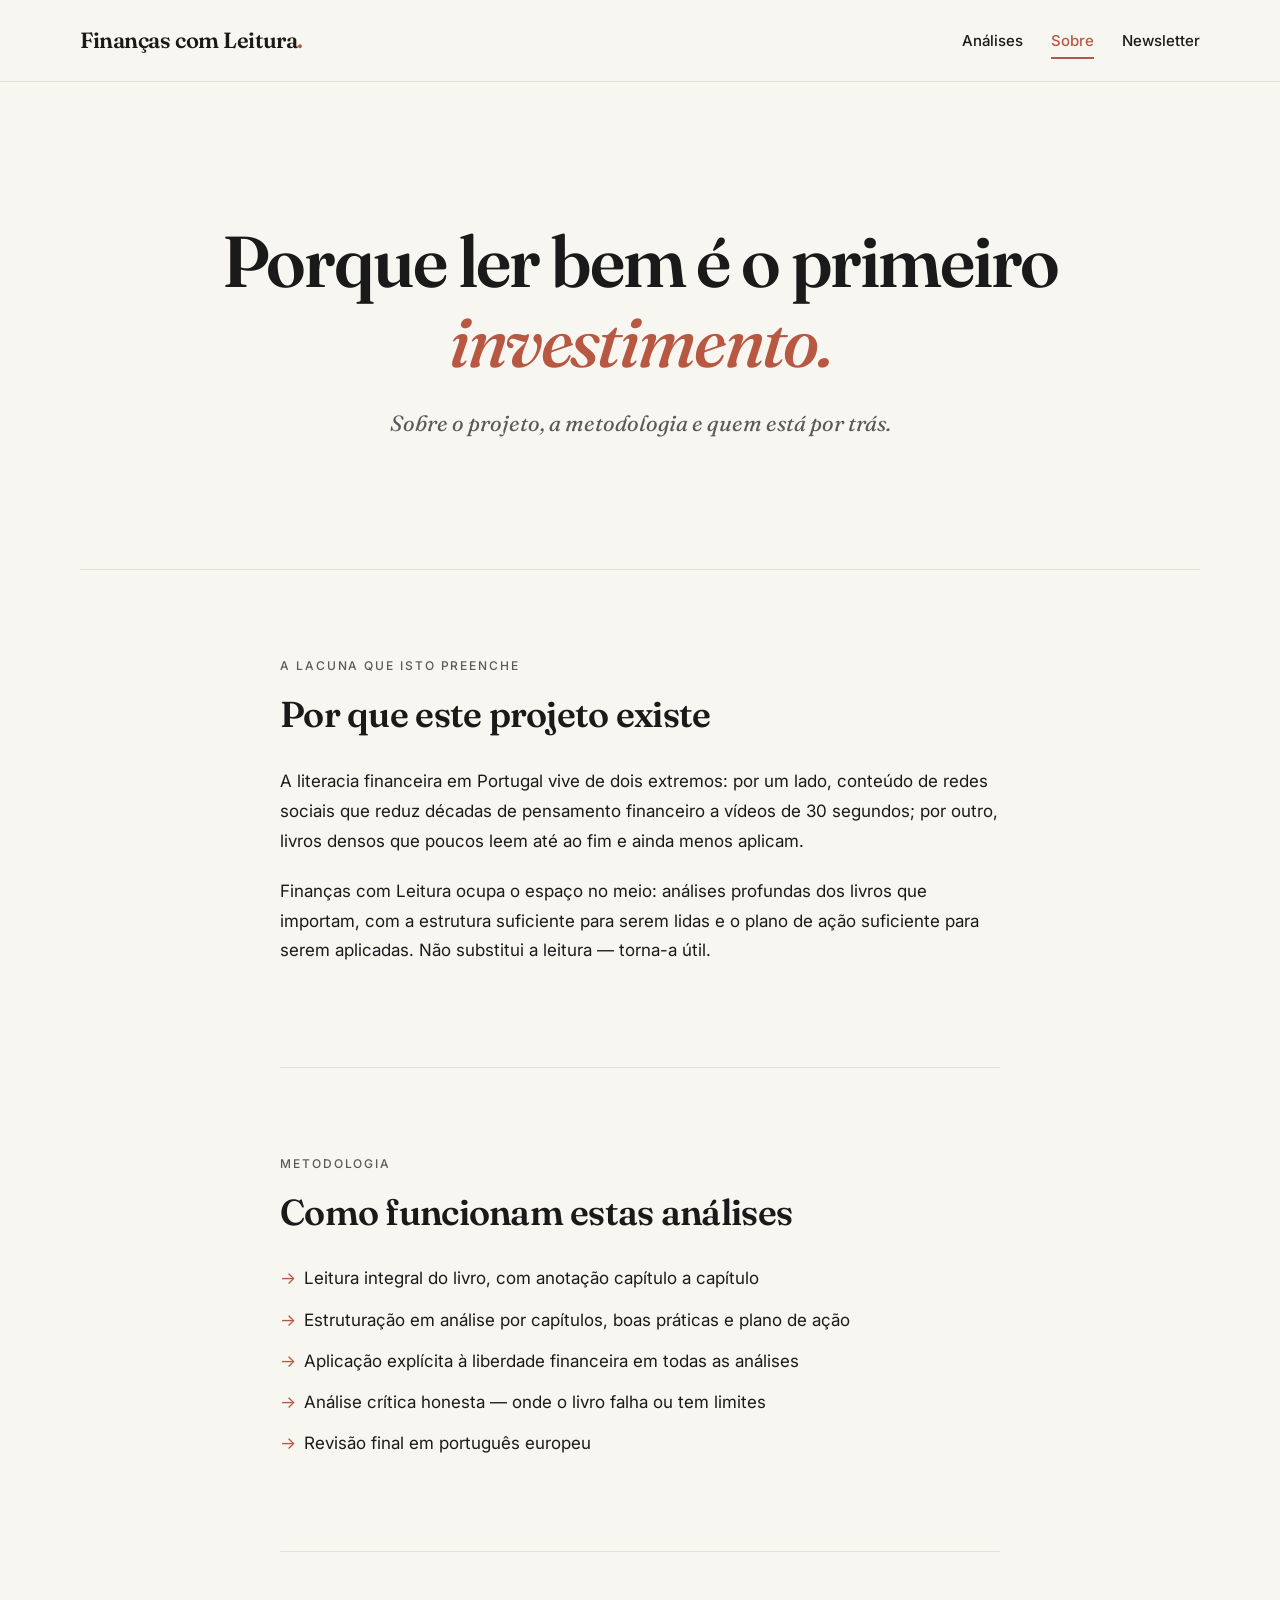
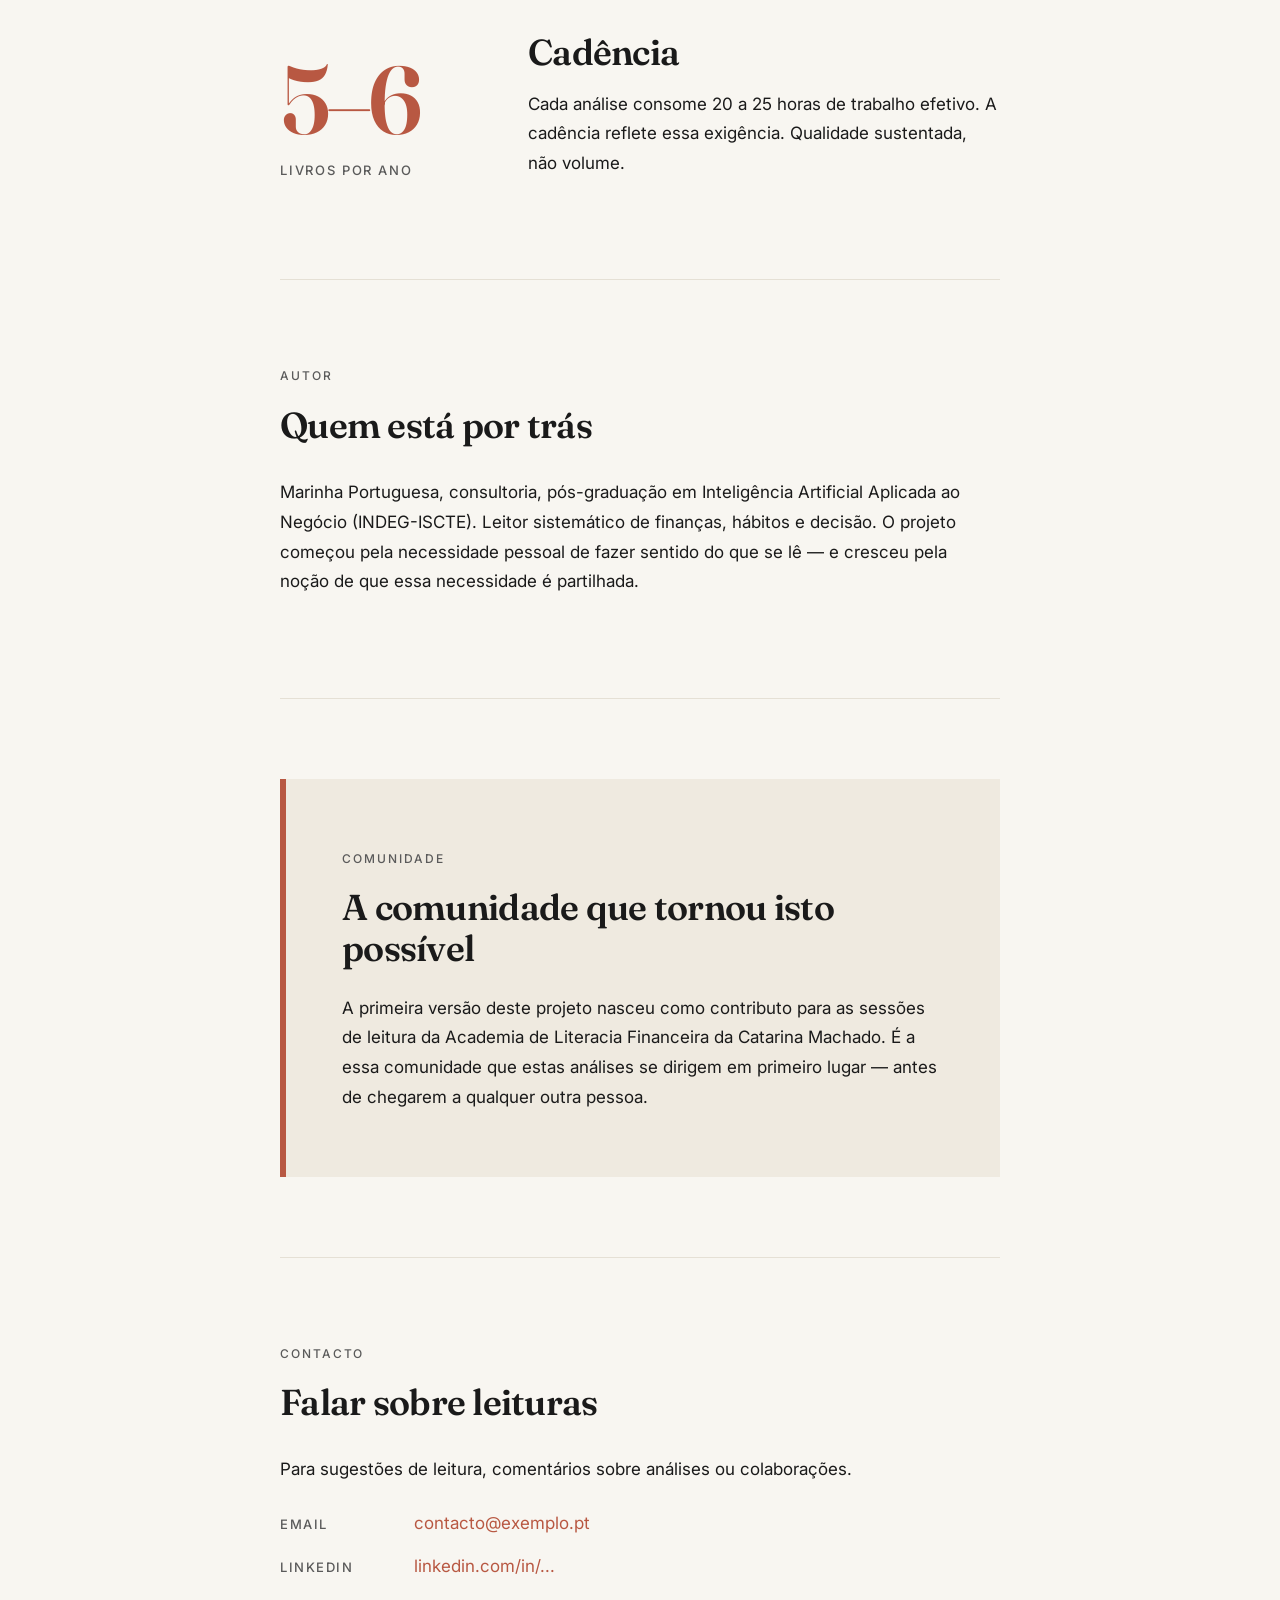
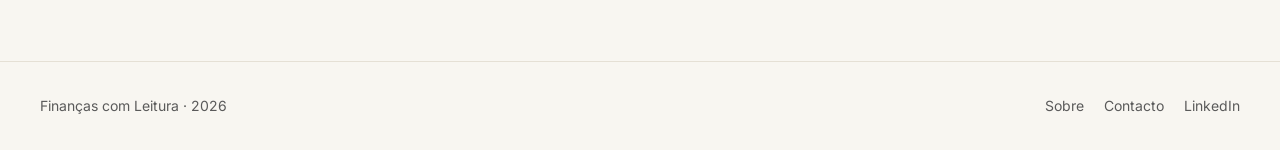
<file: sobre.html>
<!DOCTYPE html>
<html lang="pt-PT">
<head>
<meta charset="UTF-8">
<meta name="viewport" content="width=device-width, initial-scale=1.0">
<title>Sobre — Finanças com Leitura</title>
<meta name="description" content="Sobre o projeto Finanças com Leitura, a metodologia e quem está por trás.">
<link rel="stylesheet" href="styles.css">
</head>
<body>

<header class="site-header">
  <div class="header-inner">
    <a href="index.html" class="logo">Finanças com Leitura<span class="dot">.</span></a>
    <nav class="nav">
      <a href="index.html">Análises</a>
      <a href="sobre.html" class="active">Sobre</a>
      <a href="index.html#newsletter">Newsletter</a>
    </nav>
  </div>
</header>

<main>

  <section class="sobre-hero">
    <h1>Porque ler bem é o primeiro <em>investimento.</em></h1>
    <p>Sobre o projeto, a metodologia e quem está por trás.</p>
  </section>

  <section class="sobre-block">
    <span class="eyebrow">A lacuna que isto preenche</span>
    <h2>Por que este projeto existe</h2>
    <p>A literacia financeira em Portugal vive de dois extremos: por um lado, conteúdo de redes sociais que reduz décadas de pensamento financeiro a vídeos de 30 segundos; por outro, livros densos que poucos leem até ao fim e ainda menos aplicam.</p>
    <p>Finanças com Leitura ocupa o espaço no meio: análises profundas dos livros que importam, com a estrutura suficiente para serem lidas e o plano de ação suficiente para serem aplicadas. Não substitui a leitura — torna-a útil.</p>
  </section>

  <section class="sobre-block">
    <span class="eyebrow">Metodologia</span>
    <h2>Como funcionam estas análises</h2>
    <ul>
      <li>Leitura integral do livro, com anotação capítulo a capítulo</li>
      <li>Estruturação em análise por capítulos, boas práticas e plano de ação</li>
      <li>Aplicação explícita à liberdade financeira em todas as análises</li>
      <li>Análise crítica honesta — onde o livro falha ou tem limites</li>
      <li>Revisão final em português europeu</li>
    </ul>
  </section>

  <section class="sobre-block">
    <div class="cadence-block">
      <div>
        <div class="big-number">5–6</div>
        <div class="label">livros por ano</div>
      </div>
      <div>
        <h2 style="margin-bottom: 16px;">Cadência</h2>
        <p>Cada análise consome 20 a 25 horas de trabalho efetivo. A cadência reflete essa exigência. Qualidade sustentada, não volume.</p>
      </div>
    </div>
  </section>

  <section class="sobre-block">
    <span class="eyebrow">Autor</span>
    <h2>Quem está por trás</h2>
    <p>Marinha Portuguesa, consultoria, pós-graduação em Inteligência Artificial Aplicada ao Negócio (INDEG-ISCTE). Leitor sistemático de finanças, hábitos e decisão. O projeto começou pela necessidade pessoal de fazer sentido do que se lê — e cresceu pela noção de que essa necessidade é partilhada.</p>
  </section>

  <section class="sobre-block">
    <div class="community-block">
      <span class="eyebrow">Comunidade</span>
      <h2 style="margin-bottom: 24px;">A comunidade que tornou isto possível</h2>
      <p style="margin: 0;">A primeira versão deste projeto nasceu como contributo para as sessões de leitura da Academia de Literacia Financeira da Catarina Machado. É a essa comunidade que estas análises se dirigem em primeiro lugar — antes de chegarem a qualquer outra pessoa.</p>
    </div>
  </section>

  <section class="sobre-block" id="contacto">
    <span class="eyebrow">Contacto</span>
    <h2>Falar sobre leituras</h2>
    <p>Para sugestões de leitura, comentários sobre análises ou colaborações.</p>
    <dl class="contact-list">
      <dt>Email</dt>
      <dd><a href="mailto:contacto@exemplo.pt">contacto@exemplo.pt</a></dd>
      <dt>LinkedIn</dt>
      <dd><a href="#" target="_blank">linkedin.com/in/...</a></dd>
    </dl>
  </section>

</main>

<footer class="site-footer">
  <div class="footer-inner">
    <div>Finanças com Leitura · 2026</div>
    <div class="footer-links">
      <a href="sobre.html">Sobre</a>
      <a href="sobre.html#contacto">Contacto</a>
      <a href="#" target="_blank">LinkedIn</a>
    </div>
  </div>
</footer>

<script src="script.js"></script>
</body>
</html>
</file>
<file: styles.css>
/* ========================================================================
   Finanças com Leitura — folha de estilos
   Paleta moderno-editorial. Inspiração: The Atlantic, Substack premium.
   ======================================================================== */

@import url('https://fonts.googleapis.com/css2?family=Fraunces:ital,opsz,wght@0,9..144,400;0,9..144,500;0,9..144,600;0,9..144,700;1,9..144,400;1,9..144,500;1,9..144,600&family=Inter:wght@400;500;600&display=swap');

:root {
  --paper: #F8F6F1;
  --ink: #1A1A1A;
  --muted: #5A5A5A;
  --terracotta: #B85842;
  --terracotta-soft: #D88370;
  --rule: #E5E0D5;
  --hover: #EFEAE0;
  --max-text: 720px;
  --max-page: 1200px;

  --font-display: 'Fraunces', 'Times New Roman', serif;
  --font-body: 'Inter', -apple-system, BlinkMacSystemFont, sans-serif;
}

* { box-sizing: border-box; margin: 0; padding: 0; }

html { scroll-behavior: smooth; }

body {
  font-family: var(--font-body);
  font-size: 17px;
  line-height: 1.7;
  color: var(--ink);
  background: var(--paper);
  font-feature-settings: 'kern' 1, 'liga' 1;
  -webkit-font-smoothing: antialiased;
  -moz-osx-font-smoothing: grayscale;
}

/* ============================ Tipografia ============================ */

h1, h2, h3, h4 {
  font-family: var(--font-display);
  font-weight: 600;
  letter-spacing: -0.02em;
  line-height: 1.15;
  color: var(--ink);
}

p { margin-bottom: 1.2em; }

p + p { margin-top: 0; }

a {
  color: var(--terracotta);
  text-decoration: none;
  transition: opacity 0.2s;
}

a:hover { opacity: 0.7; }

em, i { font-style: italic; }

strong { font-weight: 600; }

/* ============================ Header ============================ */

.site-header {
  position: sticky;
  top: 0;
  background: var(--paper);
  border-bottom: 1px solid var(--rule);
  z-index: 100;
  backdrop-filter: blur(8px);
  background: rgba(248, 246, 241, 0.92);
}

.header-inner {
  max-width: var(--max-page);
  margin: 0 auto;
  padding: 22px 40px;
  display: flex;
  justify-content: space-between;
  align-items: center;
  gap: 32px;
}

.logo {
  font-family: var(--font-display);
  font-weight: 600;
  font-size: 22px;
  color: var(--ink);
  letter-spacing: -0.02em;
}

.logo .dot { color: var(--terracotta); }

.nav { display: flex; gap: 28px; }

.nav a {
  color: var(--ink);
  font-size: 15px;
  font-weight: 500;
  position: relative;
}

.nav a.active { color: var(--terracotta); }

.nav a.active::after {
  content: '';
  position: absolute;
  bottom: -6px;
  left: 0;
  right: 0;
  height: 2px;
  background: var(--terracotta);
}

/* ============================ Layout geral ============================ */

main {
  max-width: var(--max-page);
  margin: 0 auto;
  padding: 0 40px;
}

.text-block {
  max-width: var(--max-text);
  margin-left: auto;
  margin-right: auto;
}

.eyebrow {
  font-family: var(--font-body);
  font-size: 12px;
  font-weight: 500;
  letter-spacing: 0.16em;
  text-transform: uppercase;
  color: var(--muted);
  margin-bottom: 18px;
  display: inline-block;
}

.eyebrow.terracotta { color: var(--terracotta); }

.section {
  padding: 90px 0;
  border-bottom: 1px solid var(--rule);
}

.section:last-of-type { border-bottom: none; }

.section h2 {
  font-size: clamp(32px, 4vw, 48px);
  margin-bottom: 24px;
}

.section h2 + .section-subtitle {
  font-size: 18px;
  color: var(--muted);
  margin-bottom: 48px;
  max-width: 640px;
  font-style: italic;
}

/* ============================ HERO ============================ */

.hero {
  padding: 120px 0 100px;
  border-bottom: 1px solid var(--rule);
}

.hero h1 {
  font-size: clamp(44px, 7vw, 88px);
  font-weight: 600;
  line-height: 1.05;
  letter-spacing: -0.03em;
  margin-bottom: 28px;
  max-width: 1000px;
}

.hero .lede {
  font-size: clamp(18px, 1.5vw, 22px);
  line-height: 1.5;
  color: var(--muted);
  max-width: 720px;
  font-family: var(--font-display);
  font-style: italic;
  font-weight: 400;
}

/* ============================ Card de destaque (homepage) ============================ */

.featured {
  display: grid;
  grid-template-columns: 280px 1fr;
  gap: 56px;
  align-items: center;
  padding: 56px;
  background: white;
  border: 1px solid var(--rule);
}

.book-cover {
  aspect-ratio: 2 / 3;
  background: linear-gradient(135deg, var(--ink) 0%, #2a2a2a 100%);
  position: relative;
  box-shadow: 0 24px 48px -12px rgba(0,0,0,0.25), 0 8px 16px -4px rgba(0,0,0,0.1);
  display: flex;
  align-items: center;
  justify-content: center;
  padding: 32px 24px;
  text-align: center;
  color: var(--paper);
}

.book-cover-image {
  width: 100%;
  height: auto;
  display: block;
  box-shadow: 0 24px 48px -12px rgba(0,0,0,0.25), 0 8px 16px -4px rgba(0,0,0,0.1);
}

.book-cover .book-title {
  font-family: var(--font-display);
  font-weight: 700;
  font-size: 24px;
  line-height: 1.1;
  letter-spacing: -0.02em;
  margin-bottom: 12px;
}

.book-cover .book-subtitle {
  font-family: var(--font-display);
  font-style: italic;
  font-size: 14px;
  font-weight: 400;
  color: var(--terracotta-soft);
  margin-bottom: 20px;
  letter-spacing: 0.01em;
}

.book-cover .book-divider {
  width: 32px;
  height: 1px;
  background: var(--terracotta);
  margin: 0 auto 20px;
}

.book-cover .book-author {
  font-family: var(--font-body);
  font-size: 12px;
  font-weight: 500;
  letter-spacing: 0.18em;
  text-transform: uppercase;
  color: rgba(255,255,255,0.7);
}

.book-cover.small {
  padding: 16px 12px;
}

.book-cover.small .book-title { font-size: 14px; margin-bottom: 6px; }
.book-cover.small .book-subtitle { font-size: 9px; margin-bottom: 10px; }
.book-cover.small .book-divider { width: 16px; margin-bottom: 10px; }
.book-cover.small .book-author { font-size: 8px; letter-spacing: 0.14em; }

.featured h3 {
  font-size: 38px;
  margin-bottom: 4px;
  letter-spacing: -0.02em;
}

.featured .author {
  font-family: var(--font-display);
  font-style: italic;
  font-size: 18px;
  color: var(--muted);
  margin-bottom: 16px;
}

.featured .meta {
  font-size: 13px;
  color: var(--muted);
  margin-bottom: 24px;
  letter-spacing: 0.04em;
}

.featured .excerpt {
  font-size: 17px;
  line-height: 1.65;
  margin-bottom: 32px;
}

.cta {
  display: inline-block;
  background: var(--terracotta);
  color: var(--paper);
  font-family: var(--font-body);
  font-weight: 500;
  font-size: 15px;
  padding: 14px 26px;
  border: none;
  border-radius: 0;
  cursor: pointer;
  transition: background 0.2s;
  letter-spacing: 0.01em;
}

.cta:hover { background: var(--ink); opacity: 1; }

/* ============================ Cards próximas leituras ============================ */

.upcoming {
  display: grid;
  grid-template-columns: repeat(4, 1fr);
  gap: 32px;
}

.upcoming-card {
  display: flex;
  flex-direction: column;
  gap: 16px;
}

.upcoming-card .book-cover { width: 100%; }

.upcoming-card h4 {
  font-size: 18px;
  font-weight: 600;
  line-height: 1.3;
  margin-top: 4px;
}

.upcoming-card .author {
  font-family: var(--font-display);
  font-style: italic;
  font-size: 14px;
  color: var(--muted);
}

.upcoming-card .date {
  font-size: 11px;
  font-weight: 500;
  letter-spacing: 0.14em;
  text-transform: uppercase;
  color: var(--terracotta);
  margin-top: 4px;
}

/* ============================ "O que vais encontrar" ============================ */

.three-promises {
  display: grid;
  grid-template-columns: repeat(3, 1fr);
  gap: 56px;
}

.promise .num {
  font-family: var(--font-display);
  font-size: 56px;
  font-weight: 600;
  color: var(--terracotta);
  line-height: 1;
  margin-bottom: 16px;
  letter-spacing: -0.03em;
}

.promise h3 {
  font-size: 22px;
  margin-bottom: 12px;
}

.promise p { color: var(--muted); }

/* ============================ Sobre o projeto (homepage) ============================ */

.about-block {
  text-align: center;
}

.about-block p {
  font-size: 22px;
  font-family: var(--font-display);
  line-height: 1.5;
  color: var(--ink);
  margin-bottom: 28px;
}

/* ============================ Newsletter ============================ */

.newsletter {
  background: var(--hover);
  padding: 80px 40px;
  text-align: center;
  border: 1px solid var(--rule);
}

.newsletter h2 {
  font-size: 36px;
  margin-bottom: 12px;
}

.newsletter p {
  color: var(--muted);
  margin-bottom: 32px;
  font-size: 17px;
}

.newsletter form {
  display: flex;
  gap: 12px;
  max-width: 480px;
  margin: 0 auto;
}

.newsletter input {
  flex: 1;
  padding: 14px 18px;
  border: 1px solid var(--rule);
  background: var(--paper);
  font-family: var(--font-body);
  font-size: 15px;
  color: var(--ink);
}

.newsletter input:focus {
  outline: none;
  border-color: var(--terracotta);
}

/* ============================ Footer ============================ */

.site-footer {
  border-top: 1px solid var(--rule);
  padding: 32px 40px;
  margin-top: 0;
}

.footer-inner {
  max-width: var(--max-page);
  margin: 0 auto;
  display: flex;
  justify-content: space-between;
  align-items: center;
  font-size: 14px;
  color: var(--muted);
}

.footer-links { display: flex; gap: 20px; }
.footer-links a { color: var(--muted); }
.footer-links a:hover { color: var(--terracotta); }

/* ========================================================================
   PÁGINA DO LIVRO
   ======================================================================== */

.book-hero {
  padding: 80px 0 60px;
  display: grid;
  grid-template-columns: 320px 1fr;
  gap: 64px;
  align-items: center;
  border-bottom: 1px solid var(--rule);
}

.book-hero .book-cover { width: 100%; }

.book-hero h1 {
  font-size: clamp(40px, 6vw, 72px);
  margin-bottom: 8px;
  line-height: 1.05;
}

.book-hero .author {
  font-family: var(--font-display);
  font-style: italic;
  font-size: 24px;
  color: var(--muted);
  margin-bottom: 4px;
}

.book-hero .book-subtitle {
  font-family: var(--font-display);
  font-style: italic;
  font-size: 18px;
  color: var(--terracotta);
  margin-bottom: 24px;
}

.book-hero .meta {
  font-size: 13px;
  color: var(--muted);
  letter-spacing: 0.04em;
  margin-bottom: 32px;
}

.book-hero .editorial-tagline {
  font-family: var(--font-display);
  font-style: italic;
  font-size: 22px;
  line-height: 1.4;
  color: var(--ink);
  border-left: 3px solid var(--terracotta);
  padding-left: 24px;
  max-width: 560px;
}

/* TL;DR */

.tldr {
  background: var(--hover);
  padding: 48px 56px;
  margin: 0;
  max-width: var(--max-text);
  margin-left: auto;
  margin-right: auto;
}

.tldr h3 {
  font-size: 14px;
  font-family: var(--font-body);
  font-weight: 500;
  letter-spacing: 0.16em;
  text-transform: uppercase;
  color: var(--terracotta);
  margin-bottom: 20px;
}

.tldr p {
  font-size: 19px;
  line-height: 1.6;
  color: var(--ink);
  margin: 0;
}

/* As 4 Leis - cards */

.laws-grid {
  display: grid;
  grid-template-columns: repeat(4, 1fr);
  gap: 24px;
}

.law-card {
  padding: 36px 32px;
  background: white;
  border: 1px solid var(--rule);
  display: flex;
  flex-direction: column;
}

.law-card .num {
  font-family: var(--font-display);
  font-size: 48px;
  font-weight: 600;
  color: var(--terracotta);
  letter-spacing: -0.02em;
  line-height: 1;
  margin-bottom: 16px;
}

.law-card h3 {
  font-size: 22px;
  margin-bottom: 12px;
}

.law-card p {
  font-size: 15px;
  color: var(--muted);
  line-height: 1.55;
  margin: 0;
}

/* Análise por capítulos - accordions */

.chapters-list { max-width: 920px; margin: 0 auto; }

.chapter-part {
  border-top: 1px solid var(--rule);
}

.chapter-part:last-of-type { border-bottom: 1px solid var(--rule); }

.chapter-part summary {
  list-style: none;
  cursor: pointer;
  padding: 32px 0;
  display: grid;
  grid-template-columns: 56px 1fr 24px;
  align-items: center;
  gap: 24px;
  transition: background 0.2s;
}

.chapter-part summary::-webkit-details-marker { display: none; }

.chapter-part summary:hover { background: var(--hover); margin: 0 -24px; padding-left: 24px; padding-right: 24px; }

.chapter-part .roman {
  font-family: var(--font-display);
  font-style: italic;
  font-size: 28px;
  color: var(--terracotta);
  letter-spacing: -0.01em;
}

.chapter-part .part-meta h3 {
  font-size: 28px;
  margin-bottom: 4px;
  letter-spacing: -0.02em;
}

.chapter-part .part-meta .part-sub {
  font-size: 14px;
  color: var(--muted);
}

.chapter-part .chevron {
  font-size: 16px;
  color: var(--muted);
  transition: transform 0.2s;
}

.chapter-part[open] .chevron { transform: rotate(180deg); }

.chapter-part .chapter-content {
  padding: 16px 0 56px 80px;
  max-width: 760px;
}

.chapter-part .part-intro {
  font-family: var(--font-display);
  font-style: italic;
  font-size: 19px;
  line-height: 1.6;
  color: var(--ink);
  margin-bottom: 48px;
  padding-left: 20px;
  border-left: 2px solid var(--rule);
}

.chapter {
  margin-bottom: 56px;
}

.chapter:last-child { margin-bottom: 0; }

.chapter h4 {
  font-size: 26px;
  margin-bottom: 24px;
  letter-spacing: -0.01em;
}

.chapter h5 {
  font-family: var(--font-body);
  font-size: 13px;
  font-weight: 600;
  letter-spacing: 0.12em;
  text-transform: uppercase;
  color: var(--terracotta);
  margin: 32px 0 14px;
}

.chapter p {
  font-size: 17px;
  line-height: 1.75;
  margin-bottom: 1.2em;
}

/* Pull quote */

.pull-quote {
  font-family: var(--font-display);
  font-style: italic;
  font-size: 28px;
  font-weight: 500;
  line-height: 1.35;
  color: var(--ink);
  border-left: 4px solid var(--terracotta);
  padding: 8px 0 8px 32px;
  margin: 40px 0;
  letter-spacing: -0.01em;
}

.pull-quote .attribution {
  display: block;
  font-style: normal;
  font-family: var(--font-body);
  font-size: 13px;
  font-weight: 500;
  letter-spacing: 0.12em;
  text-transform: uppercase;
  color: var(--terracotta);
  margin-top: 16px;
}

/* Conclusão */

.conclusion {
  background: var(--hover);
  padding: 80px 64px;
  max-width: 920px;
  margin: 0 auto;
}

.conclusion h2 {
  font-size: 36px;
  margin-bottom: 32px;
}

.conclusion p {
  font-size: 18px;
  line-height: 1.7;
}

/* Princípios consolidados - grelha */

.principles-grid {
  display: grid;
  grid-template-columns: repeat(3, 1fr);
  gap: 56px 48px;
}

.principle h3 {
  font-size: 22px;
  margin-bottom: 20px;
  padding-bottom: 12px;
  border-bottom: 1px solid var(--rule);
}

.principle ul {
  list-style: none;
  padding: 0;
}

.principle ul li {
  position: relative;
  padding-left: 18px;
  margin-bottom: 14px;
  font-size: 15px;
  line-height: 1.6;
}

.principle ul li::before {
  content: '→';
  position: absolute;
  left: 0;
  color: var(--terracotta);
  font-weight: 600;
}

/* Plano de tarefas - checklist interactiva */

.plan-phases { max-width: 920px; margin: 0 auto; }

.phase {
  background: white;
  border: 1px solid var(--rule);
  margin-bottom: 16px;
}

.phase summary {
  list-style: none;
  cursor: pointer;
  padding: 32px 36px;
  display: grid;
  grid-template-columns: 56px 1fr auto 24px;
  align-items: center;
  gap: 24px;
}

.phase summary::-webkit-details-marker { display: none; }

.phase .phase-num {
  font-family: var(--font-display);
  font-size: 36px;
  font-weight: 700;
  color: var(--terracotta);
  letter-spacing: -0.02em;
  line-height: 1;
}

.phase .phase-meta h3 {
  font-size: 24px;
  margin-bottom: 4px;
  letter-spacing: -0.01em;
}

.phase .phase-meta .phase-time {
  font-size: 13px;
  color: var(--muted);
  letter-spacing: 0.04em;
}

.phase .progress {
  font-family: var(--font-body);
  font-size: 13px;
  color: var(--muted);
  font-weight: 500;
  letter-spacing: 0.04em;
}

.phase .progress.complete { color: var(--terracotta); }

.phase .chevron {
  font-size: 16px;
  color: var(--muted);
  transition: transform 0.2s;
}

.phase[open] .chevron { transform: rotate(180deg); }

.phase .tasks {
  padding: 8px 36px 36px;
}

.task {
  display: grid;
  grid-template-columns: 28px 1fr;
  gap: 16px;
  padding: 18px 0;
  border-top: 1px solid var(--rule);
  cursor: pointer;
  transition: opacity 0.2s;
}

.task input[type="checkbox"] {
  appearance: none;
  -webkit-appearance: none;
  width: 22px;
  height: 22px;
  border: 1.5px solid var(--terracotta);
  background: var(--paper);
  cursor: pointer;
  margin-top: 3px;
  position: relative;
  flex-shrink: 0;
  transition: all 0.2s;
}

.task input[type="checkbox"]:checked {
  background: var(--terracotta);
}

.task input[type="checkbox"]:checked::after {
  content: '✓';
  position: absolute;
  top: 50%;
  left: 50%;
  transform: translate(-50%, -50%);
  color: var(--paper);
  font-size: 14px;
  font-weight: 700;
}

.task .task-text {
  font-size: 15px;
  line-height: 1.6;
}

.task .task-title {
  font-weight: 600;
  margin-bottom: 6px;
  display: block;
  color: var(--ink);
}

.task .task-desc {
  color: var(--muted);
}

.task.done .task-text { text-decoration: line-through; opacity: 0.5; }

/* As 4 Leis aplicadas ao dinheiro */

.financial-laws { max-width: 920px; margin: 0 auto; }

.financial-law {
  padding: 64px 0;
  border-bottom: 1px solid var(--rule);
  display: grid;
  grid-template-columns: 100px 1fr;
  gap: 48px;
  align-items: start;
}

.financial-law:last-of-type { border-bottom: none; }

.financial-law .num {
  font-family: var(--font-display);
  font-size: 64px;
  font-weight: 600;
  color: var(--terracotta);
  letter-spacing: -0.03em;
  line-height: 1;
}

.financial-law h3 {
  font-size: 32px;
  margin-bottom: 20px;
  line-height: 1.2;
  letter-spacing: -0.02em;
}

.financial-law p {
  font-size: 17px;
  line-height: 1.7;
}

.synthesis {
  background: var(--ink);
  color: var(--paper);
  padding: 64px 56px;
  margin: 0 auto;
  max-width: 920px;
  border-left: 6px solid var(--terracotta);
}

.synthesis .eyebrow { color: var(--terracotta); }

.synthesis h3 {
  font-family: var(--font-display);
  font-size: 36px;
  font-weight: 600;
  color: var(--paper);
  margin-bottom: 24px;
  letter-spacing: -0.02em;
}

.synthesis p {
  font-size: 18px;
  line-height: 1.7;
  color: rgba(255,255,255,0.85);
}

/* Análise crítica */

.critique-grid {
  display: grid;
  grid-template-columns: repeat(2, 1fr);
  gap: 48px;
  max-width: 1100px;
  margin: 0 auto;
}

.critique-block {
  padding: 32px 0;
}

.critique-block .num {
  font-family: var(--font-display);
  font-style: italic;
  font-size: 28px;
  color: var(--terracotta);
  margin-bottom: 12px;
  letter-spacing: -0.01em;
}

.critique-block h3 {
  font-size: 22px;
  margin-bottom: 16px;
  letter-spacing: -0.01em;
}

.critique-block p {
  font-size: 16px;
  line-height: 1.7;
  color: var(--muted);
}

.critique-closing {
  max-width: var(--max-text);
  margin: 64px auto 0;
  font-family: var(--font-display);
  font-style: italic;
  font-size: 20px;
  line-height: 1.6;
  color: var(--ink);
  text-align: left;
  padding-top: 48px;
  border-top: 1px solid var(--rule);
}

/* Página Sobre */

.sobre-hero {
  padding: 140px 0 100px;
  text-align: center;
  border-bottom: 1px solid var(--rule);
}

.sobre-hero h1 {
  font-size: clamp(40px, 6vw, 72px);
  font-weight: 600;
  line-height: 1.1;
  letter-spacing: -0.03em;
  margin-bottom: 24px;
  max-width: 900px;
  margin-left: auto;
  margin-right: auto;
}

.sobre-hero h1 em {
  color: var(--terracotta);
  font-style: italic;
  font-weight: 500;
}

.sobre-hero p {
  font-family: var(--font-display);
  font-style: italic;
  font-size: 22px;
  color: var(--muted);
}

.sobre-block {
  max-width: var(--max-text);
  margin: 0 auto;
  padding: 80px 0;
  border-bottom: 1px solid var(--rule);
}

.sobre-block:last-of-type { border-bottom: none; }

.sobre-block h2 {
  font-size: 36px;
  margin-bottom: 32px;
}

.sobre-block p {
  font-size: 17px;
  line-height: 1.75;
  margin-bottom: 1.2em;
}

.sobre-block ul {
  list-style: none;
  padding: 0;
}

.sobre-block ul li {
  position: relative;
  padding-left: 24px;
  margin-bottom: 14px;
  font-size: 17px;
  line-height: 1.6;
}

.sobre-block ul li::before {
  content: '→';
  position: absolute;
  left: 0;
  color: var(--terracotta);
}

.cadence-block {
  display: grid;
  grid-template-columns: 200px 1fr;
  gap: 48px;
  align-items: center;
}

.cadence-block .big-number {
  font-family: var(--font-display);
  font-size: 96px;
  font-weight: 600;
  color: var(--terracotta);
  line-height: 1;
  letter-spacing: -0.04em;
}

.cadence-block .label {
  font-family: var(--font-body);
  font-size: 13px;
  font-weight: 500;
  letter-spacing: 0.14em;
  text-transform: uppercase;
  color: var(--muted);
  margin-top: 12px;
}

.community-block {
  background: var(--hover);
  padding: 64px 56px;
  border-left: 6px solid var(--terracotta);
}

.contact-list {
  display: grid;
  grid-template-columns: 110px 1fr;
  gap: 14px 24px;
  margin-top: 24px;
}

.contact-list dt {
  font-family: var(--font-body);
  font-size: 13px;
  font-weight: 500;
  letter-spacing: 0.12em;
  text-transform: uppercase;
  color: var(--muted);
  padding-top: 4px;
}

.contact-list dd {
  font-size: 17px;
}

/* ============================ Responsivo ============================ */

@media (max-width: 900px) {
  main { padding: 0 24px; }
  .header-inner { padding: 18px 24px; }
  .nav { gap: 18px; }
  .nav a { font-size: 14px; }

  .hero { padding: 70px 0 60px; }
  .section { padding: 60px 0; }

  .featured {
    grid-template-columns: 1fr;
    gap: 32px;
    padding: 32px;
  }
  .featured .book-cover { max-width: 220px; margin: 0 auto; }

  .upcoming { grid-template-columns: repeat(2, 1fr); gap: 32px; }
  .three-promises { grid-template-columns: 1fr; gap: 40px; }

  .book-hero {
    grid-template-columns: 1fr;
    gap: 40px;
    padding: 50px 0;
  }
  .book-hero .book-cover { max-width: 240px; }

  .laws-grid { grid-template-columns: repeat(2, 1fr); gap: 16px; }
  .law-card { padding: 28px 24px; }

  .principles-grid { grid-template-columns: 1fr; gap: 40px; }

  .financial-law {
    grid-template-columns: 1fr;
    gap: 16px;
    padding: 48px 0;
  }
  .financial-law .num { font-size: 48px; }

  .critique-grid { grid-template-columns: 1fr; gap: 32px; }

  .cadence-block { grid-template-columns: 1fr; gap: 16px; text-align: left; }
  .cadence-block .big-number { font-size: 72px; }

  .chapter-part summary {
    grid-template-columns: 40px 1fr 20px;
    gap: 16px;
    padding: 24px 0;
  }
  .chapter-part .roman { font-size: 22px; }
  .chapter-part .part-meta h3 { font-size: 22px; }
  .chapter-part .chapter-content { padding: 0 0 40px 0; }

  .phase summary {
    grid-template-columns: 40px 1fr auto 20px;
    gap: 16px;
    padding: 24px;
  }
  .phase .phase-num { font-size: 28px; }
  .phase .phase-meta h3 { font-size: 20px; }
  .phase .tasks { padding: 8px 24px 24px; }

  .conclusion, .synthesis, .community-block { padding: 48px 32px; }
  .tldr { padding: 36px 32px; }

  .newsletter { padding: 56px 24px; }
  .newsletter form { flex-direction: column; }

  .footer-inner {
    flex-direction: column;
    gap: 16px;
    text-align: center;
  }

  .pull-quote {
    font-size: 22px;
    padding-left: 20px;
  }

  .sobre-hero { padding: 80px 0 60px; }
  .sobre-block { padding: 56px 0; }
}

/* Animações de entrada subtis */

.fade-in {
  opacity: 0;
  transform: translateY(12px);
  animation: fadeIn 0.6s ease forwards;
}

@keyframes fadeIn {
  to { opacity: 1; transform: translateY(0); }
}
</file>
